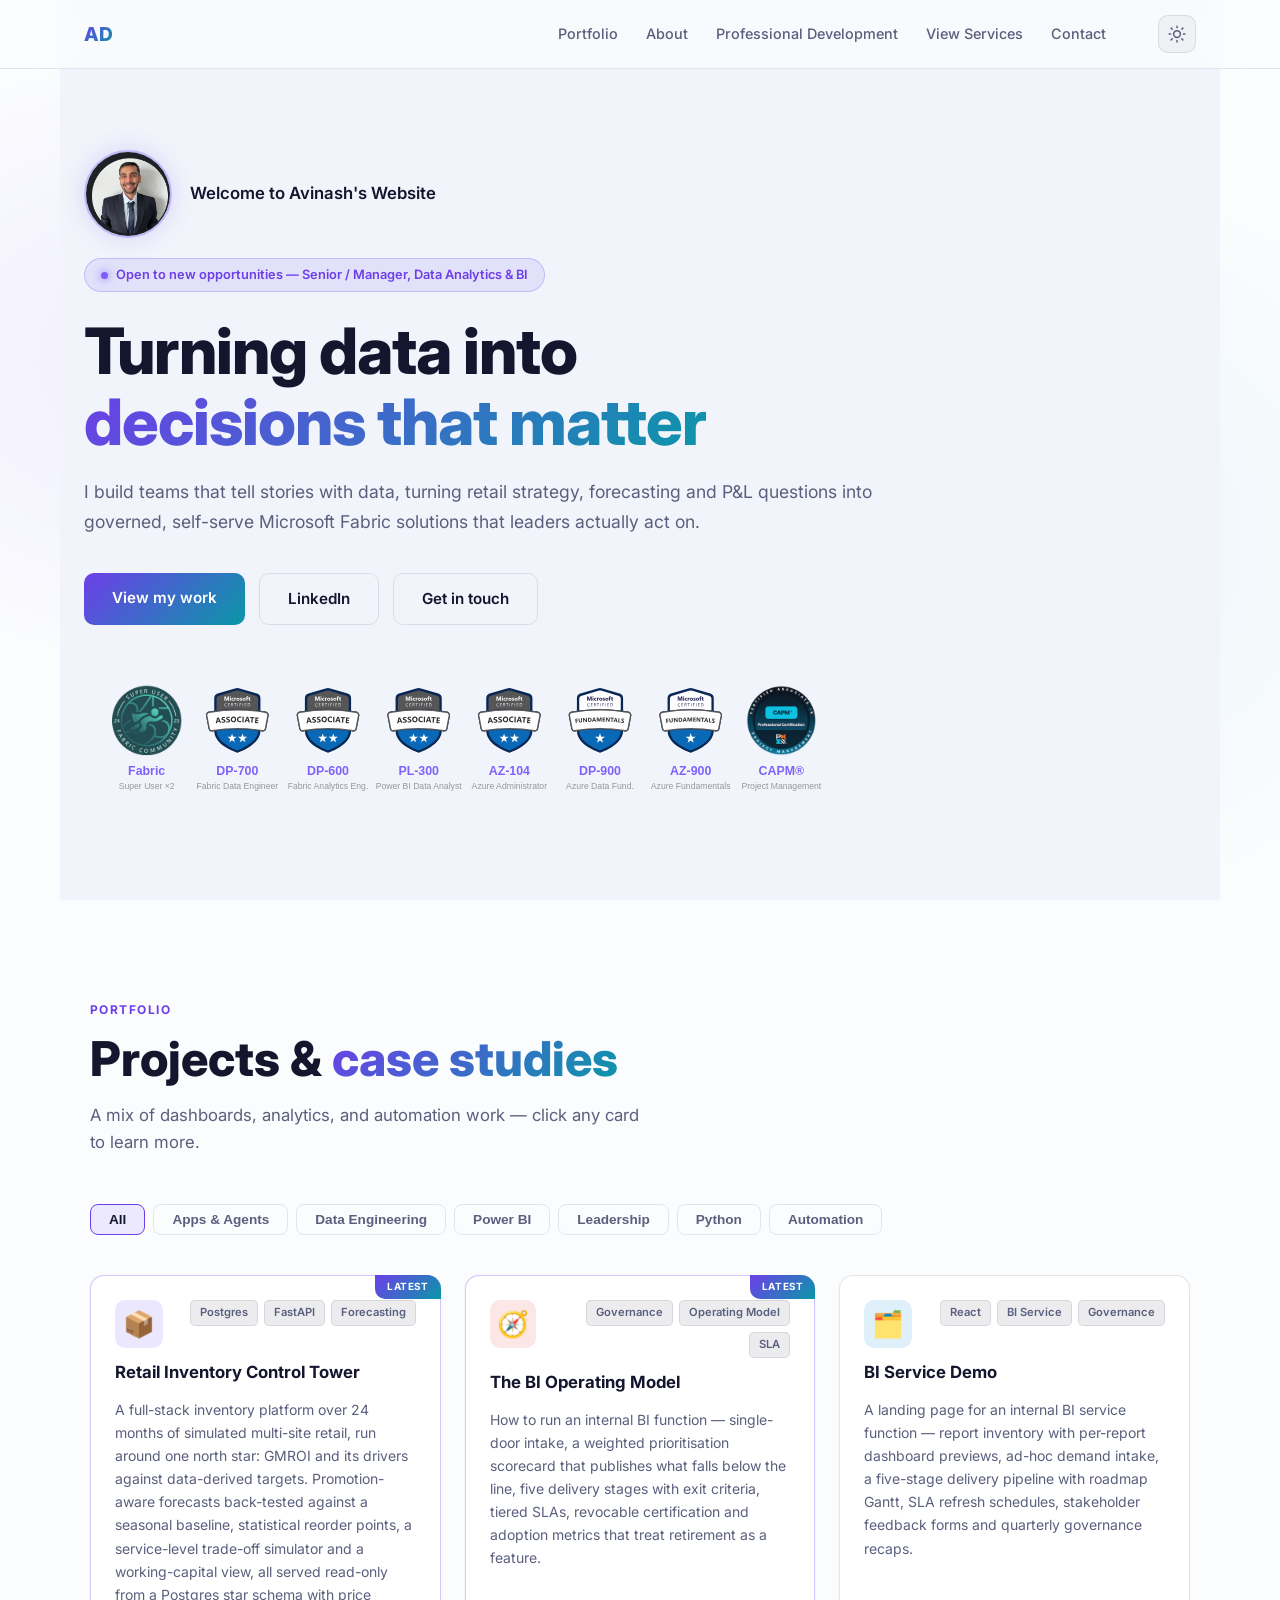
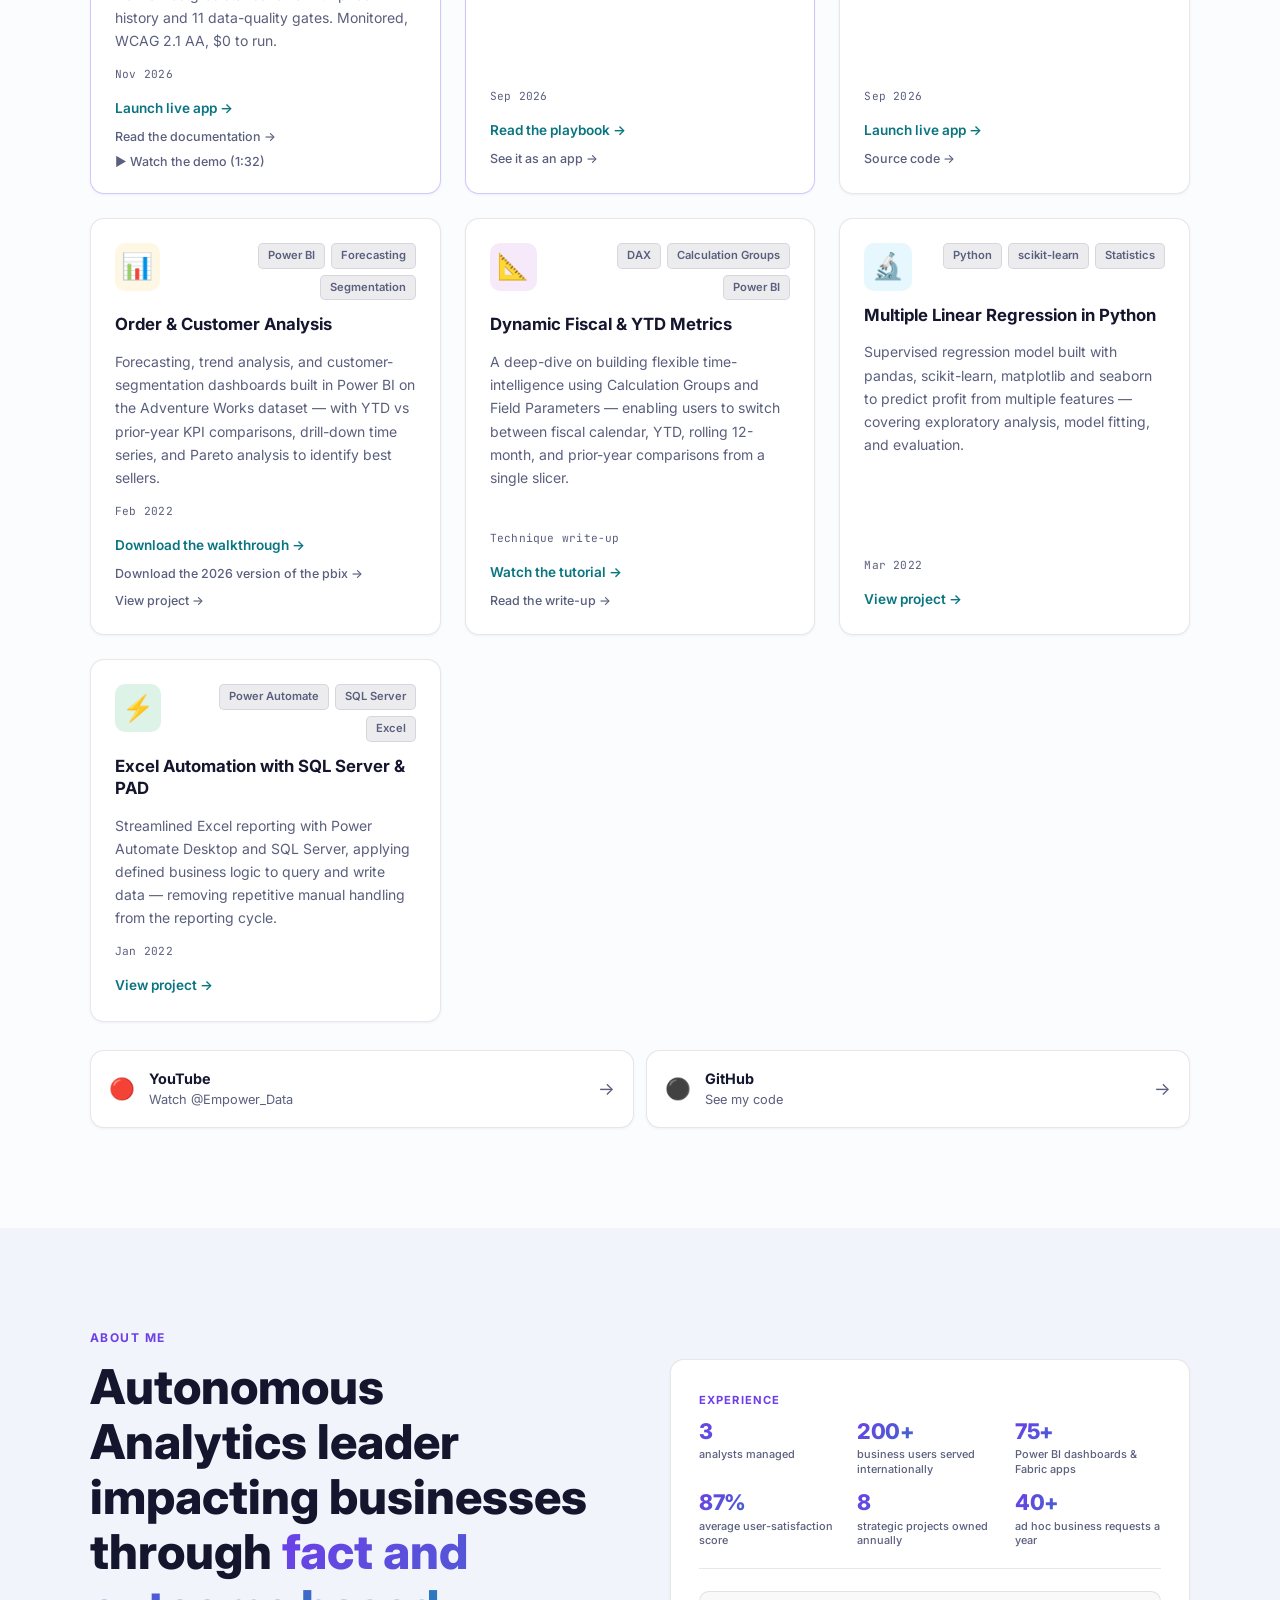
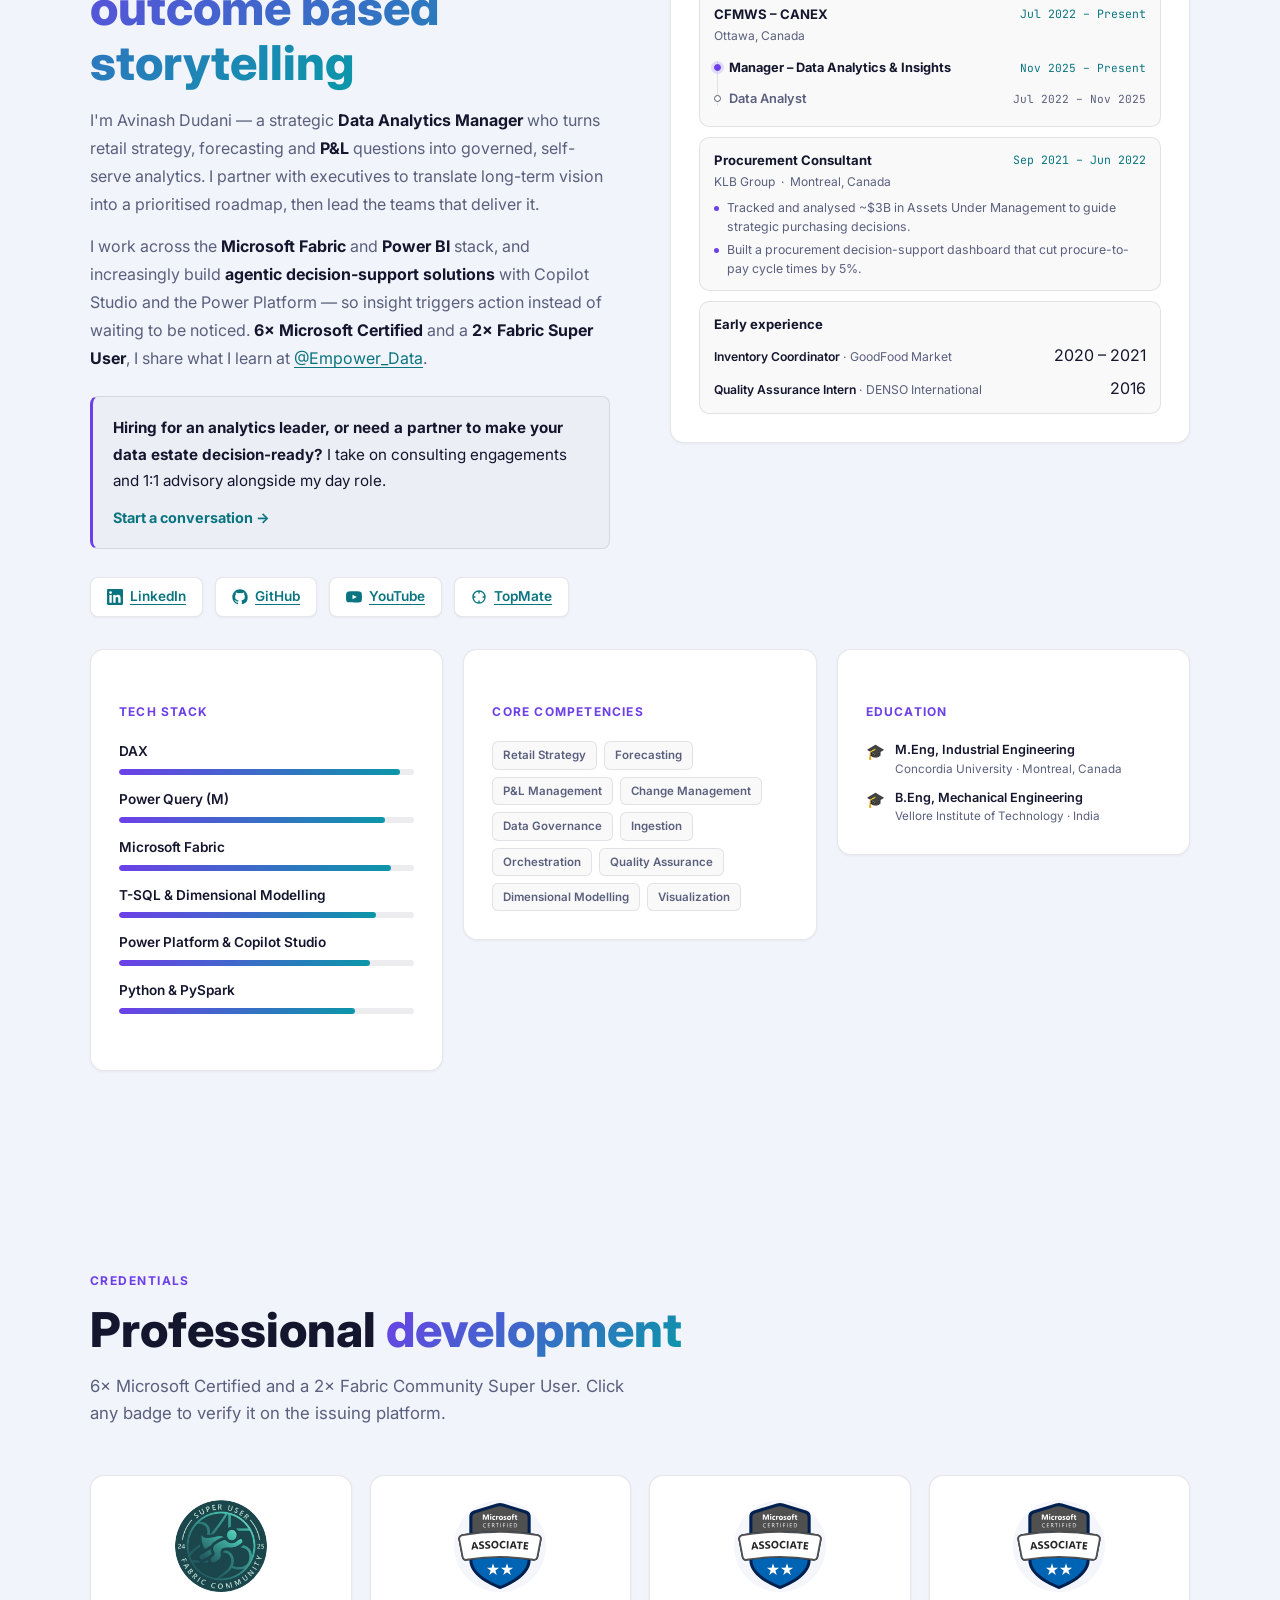
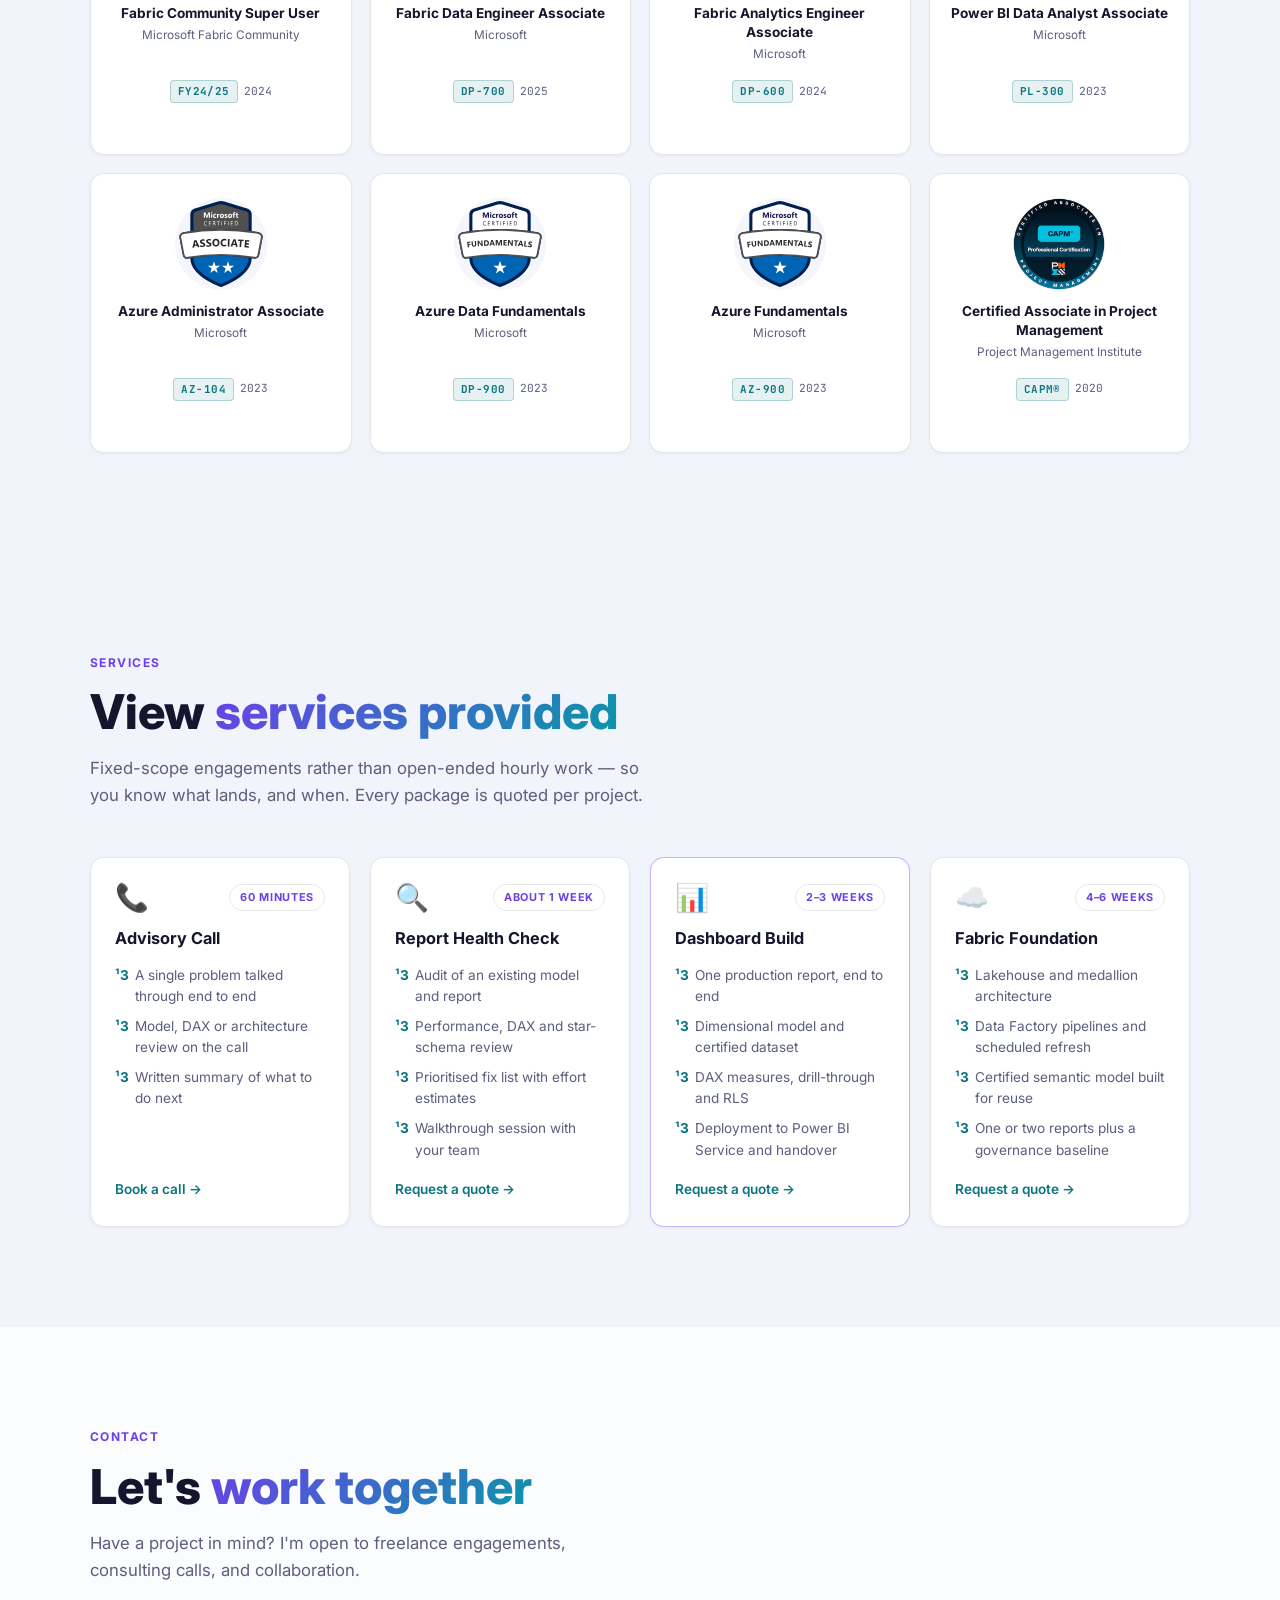
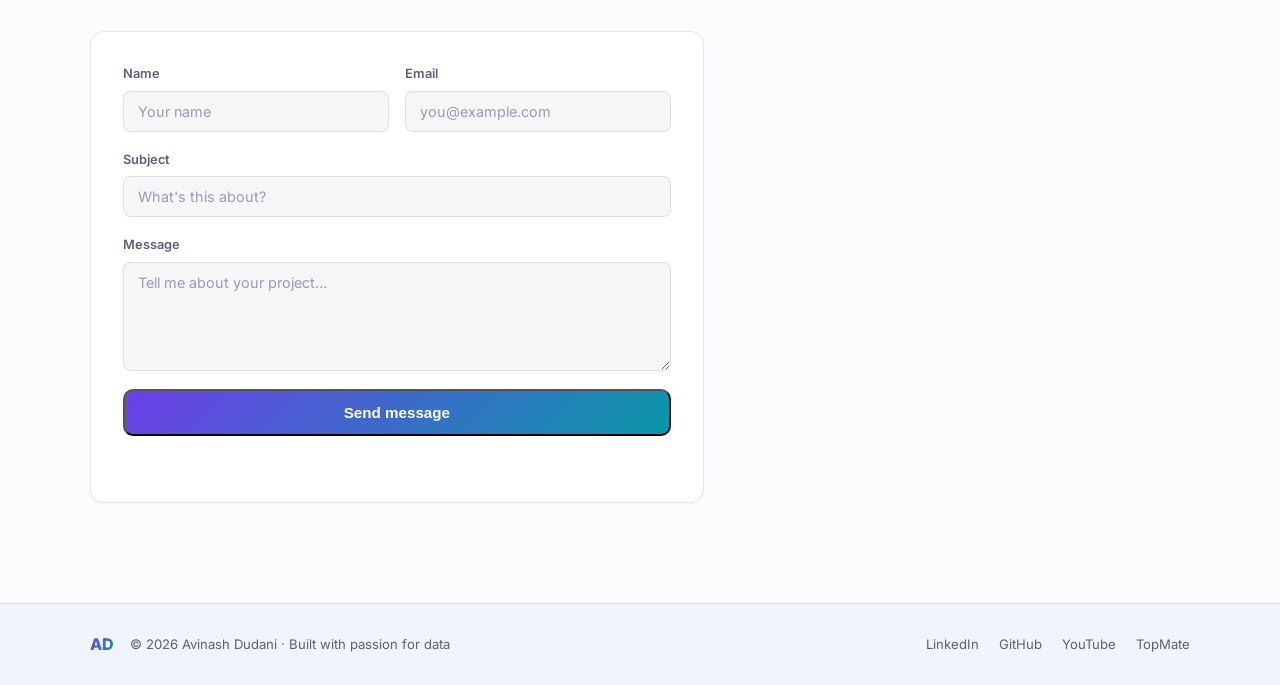
<file: index.html>
<!DOCTYPE html>
<html lang="en">
<head>
  <meta charset="UTF-8" />
  <meta name="viewport" content="width=device-width, initial-scale=1.0" />
  <title>Avinash Dudani — Data Analytics &amp; Insights Manager</title>
  <meta name="description" content="Avinash Dudani — Data Analytics &amp; Insights Manager specialising in Microsoft Fabric, Power BI and agentic automation. 6× Microsoft Certified, 2× Fabric Super User. Serving 200+ users across 75+ dashboards." />
  <meta name="theme-color" content="#0a0a0f" id="themeColorMeta" />
  <link rel="preconnect" href="https://fonts.googleapis.com" />
  <link rel="preconnect" href="https://fonts.gstatic.com" crossorigin />
  <link href="https://fonts.googleapis.com/css2?family=Inter:wght@300;400;500;600;700;800&family=JetBrains+Mono:wght@400;500&display=swap" rel="stylesheet" />
  <link rel="stylesheet" href="style.css" />
  <script>
    if ('scrollRestoration' in history) history.scrollRestoration = 'manual';
    if (location.hash) history.replaceState(null, '', location.pathname + location.search);
    /* Apply the saved/system theme before first paint to avoid a flash */
    (function () {
      try {
        var saved = localStorage.getItem('theme');
        var theme = saved || (window.matchMedia('(prefers-color-scheme: light)').matches ? 'light' : 'dark');
        document.documentElement.setAttribute('data-theme', theme);
      } catch (e) {
        document.documentElement.setAttribute('data-theme', 'dark');
      }
    })();
  </script>
</head>
<body>

  <!-- NAV -->
  <nav id="nav">
    <div class="nav-inner">
      <a class="nav-logo" href="#hero">AD</a>
      <ul class="nav-links">
        <li><a href="#portfolio">Portfolio</a></li>
        <li><a href="#about">About</a></li>
        <li><a href="#certifications">Professional Development</a></li>
        <li><a href="#services">View Services</a></li>
        <li><a href="#contact">Contact</a></li>
      </ul>

      <button class="theme-toggle" id="themeToggle" type="button"
              aria-label="Switch to light theme" title="Switch theme">
        <svg class="icon-moon" viewBox="0 0 24 24" fill="none" stroke="currentColor"
             stroke-width="2" stroke-linecap="round" stroke-linejoin="round" aria-hidden="true">
          <path d="M21 12.79A9 9 0 1 1 11.21 3 7 7 0 0 0 21 12.79z" />
        </svg>
        <svg class="icon-sun" viewBox="0 0 24 24" fill="none" stroke="currentColor"
             stroke-width="2" stroke-linecap="round" stroke-linejoin="round" aria-hidden="true">
          <circle cx="12" cy="12" r="4.5" />
          <path d="M12 1.5v2M12 20.5v2M4.2 4.2l1.4 1.4M18.4 18.4l1.4 1.4M1.5 12h2M20.5 12h2M4.2 19.8l1.4-1.4M18.4 5.6l1.4-1.4" />
        </svg>
      </button>

      <button class="nav-hamburger" id="hamburger" aria-label="Open menu"
              aria-expanded="false" aria-controls="mobileMenu">
        <span></span><span></span><span></span>
      </button>
    </div>
    <div class="nav-mobile" id="mobileMenu">
      <a href="#portfolio" class="mobile-link">Portfolio</a>
      <a href="#about" class="mobile-link">About</a>
      <a href="#certifications" class="mobile-link">Professional Development</a>
      <a href="#services" class="mobile-link">View Services</a>
      <a href="#contact" class="mobile-link">Contact</a>
    </div>
  </nav>


  <!-- HERO -->
  <section id="hero">
    <div class="hero-bg"></div>
    <div class="hero-content">
      <div class="hero-intro">
        <div class="hero-avatar">
          <img src="assets/profile.png" alt="Avinash Dudani" />
        </div>
        <p class="hero-welcome">Welcome to Avinash's Website</p>
      </div>
      <a class="hero-badge" href="#contact">
        <span class="badge-dot"></span>
        Open to new opportunities — Senior / Manager, Data Analytics &amp; BI
      </a>
      <h1 class="hero-title">
        Turning data into<br />
        <span class="gradient-text">decisions that matter</span>
      </h1>
      <p class="hero-sub">
        I build teams that tell stories with data,
        turning retail strategy, forecasting and P&amp;L questions into governed, self-serve
        Microsoft Fabric solutions that leaders actually act on.
      </p>
      <div class="hero-actions">
        <a class="btn-primary" href="#portfolio">View my work</a>
        <a class="btn-ghost" href="https://www.linkedin.com/in/avinash-dudani" target="_blank" rel="noopener">LinkedIn</a>
        <a class="btn-ghost" href="#contact">Get in touch</a>
      </div>

      <a class="hero-credentials" href="#certifications" aria-label="See all credentials">
        <picture>
          <source media="(max-width: 720px)" srcset="assets/badges/credentials-banner-stacked.svg" />
          <img src="assets/badges/credentials-banner.svg"
               alt="6x Microsoft Certified - DP-700, DP-600, PL-300, AZ-104, DP-900, AZ-900 - plus 2x Fabric Super User and CAPM"
               width="922" height="166" decoding="async" fetchpriority="high" />
        </picture>
      </a>

    </div>
  </section>

  <!-- PORTFOLIO -->
  <section id="portfolio">
    <div class="section-inner">
      <div class="section-label">Portfolio</div>
      <h2 class="section-title">Projects &amp; <span class="gradient-text">case studies</span></h2>
      <p class="section-sub">A mix of dashboards, analytics, and automation work — click any card to learn more.</p>

      <div class="filter-bar">
        <button class="filter-btn active" data-filter="all">All</button>
        <button class="filter-btn" data-filter="apps">Apps &amp; Agents</button>
        <button class="filter-btn" data-filter="engineering">Data Engineering</button>
        <button class="filter-btn" data-filter="powerbi">Power BI</button>
        <button class="filter-btn" data-filter="leadership">Leadership</button>
        <button class="filter-btn" data-filter="python">Python</button>
        <button class="filter-btn" data-filter="automation">Automation</button>
      </div>

      <div class="projects-grid">

        <div class="project-card" data-tags="apps engineering python">
          <div class="project-top">
            <div class="project-icon" style="--c:#7c5cfc">📦</div>
            <div class="project-tags">
              <span class="tag">Postgres</span>
              <span class="tag">FastAPI</span>
              <span class="tag">Forecasting</span>
            </div>
          </div>
          <h3 class="project-title">Retail Inventory Control Tower</h3>
          <p class="project-desc">A full-stack inventory platform over 24 months of simulated multi-site retail, run around one north star: GMROI and its drivers against data-derived targets. Promotion-aware forecasts back-tested against a seasonal baseline, statistical reorder points, a service-level trade-off simulator and a working-capital view, all served read-only from a Postgres star schema with price history and 11 data-quality gates. Monitored, WCAG 2.1 AA, $0 to run.</p>
          <div class="project-date">Nov 2026</div>
          <div class="project-footer">
            <a class="project-link" href="https://avixd.github.io/retail-inventory-app/" target="_blank" rel="noopener">Launch live app →</a>
            <a class="project-link secondary" href="https://github.com/avixd/retail-inventory-app/blob/master/docs/README.md" target="_blank" rel="noopener">Read the documentation →</a>
            <button type="button" class="project-link secondary video-link" data-video="assets/video/retail-inventory-demo.mp4" data-poster="assets/video/retail-inventory-demo-poster.jpg" data-title="Retail Inventory Control Tower: demo (1:32)">▶ Watch the demo (1:32)</button>
          </div>
        </div>

        <div class="project-card" data-tags="leadership">
          <div class="project-top">
            <div class="project-icon" style="--c:#EB5757">🧭</div>
            <div class="project-tags">
              <span class="tag">Governance</span>
              <span class="tag">Operating Model</span>
              <span class="tag">SLA</span>
            </div>
          </div>
          <h3 class="project-title">The BI Operating Model</h3>
          <p class="project-desc">How to run an internal BI function — single-door intake, a weighted prioritisation scorecard that publishes what falls below the line, five delivery stages with exit criteria, tiered SLAs, revocable certification and adoption metrics that treat retirement as a feature.</p>
          <div class="project-date">Sep 2026</div>
          <div class="project-footer">
            <a class="project-link" href="https://github.com/avixd/bi-operating-model" target="_blank" rel="noopener">Read the playbook →</a>
            <a class="project-link secondary" href="https://avixd.github.io/bi-service-demo/" target="_blank" rel="noopener">See it as an app →</a>
          </div>
        </div>

        <div class="project-card" data-tags="apps">
          <div class="project-top">
            <div class="project-icon" style="--c:#2D9CDB">🗂️</div>
            <div class="project-tags">
              <span class="tag">React</span>
              <span class="tag">BI Service</span>
              <span class="tag">Governance</span>
            </div>
          </div>
          <h3 class="project-title">BI Service Demo</h3>
          <p class="project-desc">A landing page for an internal BI service function — report inventory with per-report dashboard previews, ad-hoc demand intake, a five-stage delivery pipeline with roadmap Gantt, SLA refresh schedules, stakeholder feedback forms and quarterly governance recaps.</p>
          <div class="project-date">Sep 2026</div>
          <div class="project-footer">
            <a class="project-link" href="https://avixd.github.io/bi-service-demo/" target="_blank" rel="noopener">Launch live app →</a>
            <a class="project-link secondary" href="https://github.com/avixd/bi-service-demo" target="_blank" rel="noopener">Source code →</a>
          </div>
        </div>

        <div class="project-card" data-tags="powerbi">
          <div class="project-top">
            <div class="project-icon" style="--c:#F2C94C">📊</div>
            <div class="project-tags">
              <span class="tag">Power BI</span>
              <span class="tag">Forecasting</span>
              <span class="tag">Segmentation</span>
            </div>
          </div>
          <h3 class="project-title">Order &amp; Customer Analysis</h3>
          <p class="project-desc">Forecasting, trend analysis, and customer-segmentation dashboards built in Power BI on the Adventure Works dataset — with YTD vs prior-year KPI comparisons, drill-down time series, and Pareto analysis to identify best sellers.</p>
          <div class="project-date">Feb 2022</div>
          <div class="project-footer">
            <a class="project-link" href="https://raw.githubusercontent.com/avixd/avixd/main/assets/powerbifiles/SalesAnalysisWalkthrough.mp4" target="_blank" rel="noopener">Download the walkthrough →</a>
            <a class="project-link secondary" href="https://raw.githubusercontent.com/avixd/dudaniavinash.github.io/main/AdventureWorks_SalesAnalysis_v1.pbix" target="_blank" rel="noopener">Download the 2026 version of the pbix →</a>
            <a class="project-link secondary" href="https://github.com/avixd/avixd/blob/master/Sales-Analysis-Project.md" target="_blank" rel="noopener">View project →</a>
          </div>
        </div>

        <div class="project-card" data-tags="powerbi">
          <div class="project-top">
            <div class="project-icon" style="--c:#BB6BD9">📐</div>
            <div class="project-tags">
              <span class="tag">DAX</span>
              <span class="tag">Calculation Groups</span>
              <span class="tag">Power BI</span>
            </div>
          </div>
          <h3 class="project-title">Dynamic Fiscal &amp; YTD Metrics</h3>
          <p class="project-desc">A deep-dive on building flexible time-intelligence using Calculation Groups and Field Parameters — enabling users to switch between fiscal calendar, YTD, rolling 12-month, and prior-year comparisons from a single slicer.</p>
          <div class="project-date">Technique write-up</div>
          <div class="project-footer">
            <a class="project-link" href="https://www.youtube.com/watch?v=EINCqmsml1M" target="_blank" rel="noopener">Watch the tutorial →</a>
            <a class="project-link secondary" href="https://github.com/avixd/avixd/blob/master/Dynamic-(F)YTD-measures-with-Calculation-Groups-and-Field-Parameters.md" target="_blank" rel="noopener">Read the write-up →</a>
          </div>
        </div>

        <div class="project-card" data-tags="python">
          <div class="project-top">
            <div class="project-icon" style="--c:#56CCF2">🔬</div>
            <div class="project-tags">
              <span class="tag">Python</span>
              <span class="tag">scikit-learn</span>
              <span class="tag">Statistics</span>
            </div>
          </div>
          <h3 class="project-title">Multiple Linear Regression in Python</h3>
          <p class="project-desc">Supervised regression model built with pandas, scikit-learn, matplotlib and seaborn to predict profit from multiple features — covering exploratory analysis, model fitting, and evaluation.</p>
          <div class="project-date">Mar 2022</div>
          <div class="project-footer">
            <a class="project-link" href="https://github.com/avixd/avixd/blob/master/Multiple-Linear-Regression.md" target="_blank" rel="noopener">View project →</a>
          </div>
        </div>

        <div class="project-card" data-tags="automation">
          <div class="project-top">
            <div class="project-icon" style="--c:#27AE60">⚡</div>
            <div class="project-tags">
              <span class="tag">Power Automate</span>
              <span class="tag">SQL Server</span>
              <span class="tag">Excel</span>
            </div>
          </div>
          <h3 class="project-title">Excel Automation with SQL Server &amp; PAD</h3>
          <p class="project-desc">Streamlined Excel reporting with Power Automate Desktop and SQL Server, applying defined business logic to query and write data — removing repetitive manual handling from the reporting cycle.</p>
          <div class="project-date">Jan 2022</div>
          <div class="project-footer">
            <a class="project-link" href="https://github.com/avixd/avixd/blob/master/PAD-Excel-Automation.md" target="_blank" rel="noopener">View project →</a>
          </div>
        </div>

      </div>

      <!-- Channels -->
      <div class="channel-row">
        <a class="channel-card" href="https://youtube.com/@Empower_Data" target="_blank" rel="noopener">
          <div class="channel-icon">🔴</div>
          <div>
            <div class="channel-name">YouTube</div>
            <div class="channel-desc">Watch @Empower_Data</div>
          </div>
          <span class="channel-arrow">→</span>
        </a>
        <a class="channel-card" href="https://github.com/avixd" target="_blank" rel="noopener">
          <div class="channel-icon">⚫</div>
          <div>
            <div class="channel-name">GitHub</div>
            <div class="channel-desc">See my code</div>
          </div>
          <span class="channel-arrow">→</span>
        </a>
      </div>
    </div>
  </section>

  <!-- ABOUT -->
  <section id="about">
    <div class="section-inner">
      <div class="section-label">About me</div>
      <div class="about-grid">
        <div class="about-text">
          <h2 class="section-title">Autonomous Analytics leader impacting businesses through <span class="gradient-text">fact and outcome based storytelling</span></h2>
          <p>I'm Avinash Dudani — a strategic <strong>Data Analytics Manager</strong> who turns retail strategy, forecasting and <strong>P&amp;L</strong> questions into governed, self-serve analytics. I partner with executives to translate long-term vision into a prioritised roadmap, then lead the teams that deliver it.</p>
          <p>I work across the <strong>Microsoft Fabric</strong> and <strong>Power BI</strong> stack, and increasingly build <strong>agentic decision-support solutions</strong> with Copilot Studio and the Power Platform — so insight triggers action instead of waiting to be noticed. <strong>6× Microsoft Certified</strong> and a <strong>2× Fabric Super User</strong>, I share what I learn at <a href="https://youtube.com/@Empower_Data" target="_blank" rel="noopener">@Empower_Data</a>.</p>

          <div class="about-cta">
            <p><strong>Hiring for an analytics leader, or need a partner to make your data estate decision-ready?</strong> I take on consulting engagements and 1:1 advisory alongside my day role.</p>
            <a class="about-cta-link" href="#contact">Start a conversation →</a>
          </div>

          <div class="about-links">
            <a class="icon-link" href="https://www.linkedin.com/in/avinash-dudani" target="_blank" rel="noopener">
              <svg viewBox="0 0 24 24" fill="currentColor"><path d="M20.45 20.45h-3.56v-5.57c0-1.33-.03-3.04-1.85-3.04-1.85 0-2.14 1.45-2.14 2.94v5.67H9.35V9h3.41v1.56h.05c.48-.9 1.64-1.85 3.37-1.85 3.6 0 4.27 2.37 4.27 5.45v6.29zM5.34 7.43a2.06 2.06 0 1 1 0-4.13 2.06 2.06 0 0 1 0 4.13zM7.12 20.45H3.56V9h3.56v11.45zM22.22 0H1.77C.79 0 0 .77 0 1.72v20.56C0 23.23.79 24 1.77 24h20.45c.98 0 1.78-.77 1.78-1.72V1.72C24 .77 23.2 0 22.22 0z"/></svg>
              LinkedIn
            </a>
            <a class="icon-link" href="https://github.com/avixd" target="_blank" rel="noopener">
              <svg viewBox="0 0 24 24" fill="currentColor"><path d="M12 .5C5.65.5.5 5.65.5 12c0 5.1 3.3 9.42 7.88 10.94.58.1.79-.25.79-.56v-2c-3.2.7-3.88-1.54-3.88-1.54-.52-1.33-1.28-1.68-1.28-1.68-1.04-.72.08-.7.08-.7 1.15.08 1.76 1.18 1.76 1.18 1.02 1.75 2.68 1.24 3.34.95.1-.74.4-1.24.72-1.52-2.55-.29-5.23-1.28-5.23-5.68 0-1.26.45-2.28 1.18-3.08-.12-.29-.51-1.46.11-3.04 0 0 .96-.31 3.15 1.18a10.9 10.9 0 0 1 2.87-.39c.97 0 1.95.13 2.87.39 2.18-1.49 3.14-1.18 3.14-1.18.62 1.58.23 2.75.11 3.04.74.8 1.18 1.82 1.18 3.08 0 4.41-2.69 5.38-5.25 5.67.41.36.78 1.07.78 2.15v3.19c0 .31.21.67.8.56A10.51 10.51 0 0 0 23.5 12C23.5 5.65 18.35.5 12 .5z"/></svg>
              GitHub
            </a>
            <a class="icon-link" href="https://www.youtube.com/@Empower_Data" target="_blank" rel="noopener">
              <svg viewBox="0 0 24 24" fill="currentColor"><path d="M23.5 6.19a3.02 3.02 0 0 0-2.12-2.14C19.54 3.5 12 3.5 12 3.5s-7.54 0-9.38.55A3.02 3.02 0 0 0 .5 6.19C0 8.05 0 12 0 12s0 3.95.5 5.81a3.02 3.02 0 0 0 2.12 2.14C4.46 20.5 12 20.5 12 20.5s7.54 0 9.38-.55a3.02 3.02 0 0 0 2.12-2.14C24 15.95 24 12 24 12s0-3.95-.5-5.81zM9.75 15.5v-7l6.5 3.5-6.5 3.5z"/></svg>
              YouTube
            </a>
            <a class="icon-link" href="https://topmate.io/avinash_dudani" target="_blank" rel="noopener">
              <svg viewBox="0 0 24 24" fill="currentColor"><path d="M12 2C6.48 2 2 6.48 2 12s4.48 10 10 10 10-4.48 10-10S17.52 2 12 2zm1 17.93V18c0-.55-.45-1-1-1s-1 .45-1 1v1.93C7.06 19.44 4.56 16.94 4.07 13H6c.55 0 1-.45 1-1s-.45-1-1-1H4.07C4.56 7.06 7.06 4.56 11 4.07V6c0 .55.45 1 1 1s1-.45 1-1V4.07C16.94 4.56 19.44 7.06 19.93 11H18c-.55 0-1 .45-1 1s.45 1 1 1h1.93c-.49 3.94-2.99 6.44-6.93 6.93z"/></svg>
              TopMate
            </a>
          </div>
        </div>
        <div class="skills-panel">
          <div class="exp-chips-label">Experience</div>
          <div class="exp-metrics">
            <div class="exp-metric"><div class="exp-metric-val">3</div><div class="exp-metric-label">analysts managed</div></div>
            <div class="exp-metric"><div class="exp-metric-val">200+</div><div class="exp-metric-label">business users served internationally</div></div>
            <div class="exp-metric"><div class="exp-metric-val">75+</div><div class="exp-metric-label">Power BI dashboards &amp; Fabric apps</div></div>
            <div class="exp-metric"><div class="exp-metric-val">87%</div><div class="exp-metric-label">average user-satisfaction score</div></div>
            <div class="exp-metric"><div class="exp-metric-val">8</div><div class="exp-metric-label">strategic projects owned annually</div></div>
            <div class="exp-metric"><div class="exp-metric-val">40+</div><div class="exp-metric-label">ad hoc business requests a year</div></div>
          </div>
          <div class="experience-chips">

            <div class="exp-chip">
              <div class="exp-chip-top">
                <div>
                  <div class="exp-role">CFMWS – CANEX</div>
                  <div class="exp-org">Ottawa, Canada</div>
                </div>
                <div class="exp-period">Jul 2022 – Present</div>
              </div>
              <ol class="exp-progression">
                <li class="exp-prog-row is-current">
                  <span class="exp-prog-role">Manager – Data Analytics &amp; Insights</span>
                  <span class="exp-prog-period">Nov 2025 – Present</span>
                </li>
                <li class="exp-prog-row">
                  <span class="exp-prog-role">Data Analyst</span>
                  <span class="exp-prog-period">Jul 2022 – Nov 2025</span>
                </li>
              </ol>
            </div>

            <div class="exp-chip">
              <div class="exp-chip-top">
                <div>
                  <div class="exp-role">Procurement Consultant</div>
                  <div class="exp-org">KLB Group &nbsp;·&nbsp; Montreal, Canada</div>
                </div>
                <div class="exp-period">Sep 2021 – Jun 2022</div>
              </div>
              <ul class="exp-chip-list">
                <li>Tracked and analysed ~$3B in Assets Under Management to guide strategic purchasing decisions.</li>
                <li>Built a procurement decision-support dashboard that cut procure-to-pay cycle times by 5%.</li>
              </ul>
            </div>

            <div class="exp-chip">
              <div class="exp-chip-top">
                <div>
                  <div class="exp-role">Early experience</div>
                </div>
              </div>
              <div class="exp-early">
                <div class="exp-early-row">
                  <span class="exp-early-role"><strong>Inventory Coordinator</strong> · GoodFood Market</span>
                  <span class="exp-prior-period">2020 – 2021</span>
                </div>
                <div class="exp-early-row">
                  <span class="exp-early-role"><strong>Quality Assurance Intern</strong> · DENSO International</span>
                  <span class="exp-prior-period">2016</span>
                </div>
              </div>
            </div>

          </div>


        </div>
      </div>

      <!-- Supporting detail, full width beneath the two columns -->
      <div class="about-extras">
        <div class="extra-card">
          <div class="skills-title">Tech Stack</div>
          <div class="skill-rows">
            <div class="skill-row">
              <span class="skill-name">DAX</span>
              <div class="skill-bar"><div class="skill-fill" style="--w:95%"></div></div>
            </div>
            <div class="skill-row">
              <span class="skill-name">Power Query (M)</span>
              <div class="skill-bar"><div class="skill-fill" style="--w:90%"></div></div>
            </div>
            <div class="skill-row">
              <span class="skill-name">Microsoft Fabric</span>
              <div class="skill-bar"><div class="skill-fill" style="--w:92%"></div></div>
            </div>
            <div class="skill-row">
              <span class="skill-name">T-SQL &amp; Dimensional Modelling</span>
              <div class="skill-bar"><div class="skill-fill" style="--w:87%"></div></div>
            </div>
            <div class="skill-row">
              <span class="skill-name">Power Platform &amp; Copilot Studio</span>
              <div class="skill-bar"><div class="skill-fill" style="--w:85%"></div></div>
            </div>
            <div class="skill-row">
              <span class="skill-name">Python &amp; PySpark</span>
              <div class="skill-bar"><div class="skill-fill" style="--w:80%"></div></div>
            </div>
          </div>
        </div>
        <div class="extra-card">
          <div class="skills-title">Core Competencies</div>
          <div class="competency-chips">
            <span class="comp-chip">Retail Strategy</span>
            <span class="comp-chip">Forecasting</span>
            <span class="comp-chip">P&amp;L Management</span>
            <span class="comp-chip">Change Management</span>
            <span class="comp-chip">Data Governance</span>
            <span class="comp-chip">Ingestion</span>
            <span class="comp-chip">Orchestration</span>
            <span class="comp-chip">Quality Assurance</span>
            <span class="comp-chip">Dimensional Modelling</span>
            <span class="comp-chip">Visualization</span>
          </div>
        </div>
        <div class="extra-card">
          <div class="skills-title">Education</div>
          <div class="edu-list">
            <div class="edu-item">
              <span class="edu-icon">🎓</span>
              <div>
                <div class="edu-degree">M.Eng, Industrial Engineering</div>
                <div class="edu-school">Concordia University · Montreal, Canada</div>
              </div>
            </div>
            <div class="edu-item">
              <span class="edu-icon">🎓</span>
              <div>
                <div class="edu-degree">B.Eng, Mechanical Engineering</div>
                <div class="edu-school">Vellore Institute of Technology · India</div>
              </div>
            </div>
          </div>
        </div>
      </div>
    </div>
  </section>

  <!-- PROFESSIONAL DEVELOPMENT -->
  <section id="certifications">
    <div class="section-inner">
      <div class="section-label">Credentials</div>
      <h2 class="section-title">Professional <span class="gradient-text">development</span></h2>
      <p class="section-sub">6× Microsoft Certified and a 2× Fabric Community Super User. Click any badge to verify it on the issuing platform.</p>
      <div class="certs-grid">

        <a class="cert-card" href="https://www.credly.com/badges/4d91981f-e8e8-49c7-b147-9062e117f32d/linked_in_profile" target="_blank" rel="noopener">
          <span class="cert-badge">
            <img src="assets/badges/fabric-super-user.png" alt="Fabric Community Super User FY24/25 badge" loading="lazy" width="92" height="92" />
          </span>
          <span>
            <span class="cert-name">Fabric Community Super User</span>
            <span class="cert-issuer">Microsoft Fabric Community</span>
          </span>
          <span class="cert-meta">
            <span class="cert-code">FY24/25</span>
            <span class="cert-card-year">2024</span>
          </span>
          <span class="cert-verify">Verify →</span>
        </a>

        <a class="cert-card" href="https://learn.microsoft.com/en-us/users/avinashdudani-9165/credentials/88f0c66244ddefc8" target="_blank" rel="noopener">
          <span class="cert-badge">
            <img src="assets/badges/ms-associate.svg" alt="Microsoft Certified Associate badge" loading="lazy" width="92" height="92" />
          </span>
          <span>
            <span class="cert-name">Fabric Data Engineer Associate</span>
            <span class="cert-issuer">Microsoft</span>
          </span>
          <span class="cert-meta">
            <span class="cert-code">DP-700</span>
            <span class="cert-card-year">2025</span>
          </span>
          <span class="cert-verify">Verify →</span>
        </a>

        <a class="cert-card" href="https://learn.microsoft.com/en-us/users/avinashdudani-9165/credentials/21033c34b5fbf6eb" target="_blank" rel="noopener">
          <span class="cert-badge">
            <img src="assets/badges/ms-associate.svg" alt="Microsoft Certified Associate badge" loading="lazy" width="92" height="92" />
          </span>
          <span>
            <span class="cert-name">Fabric Analytics Engineer Associate</span>
            <span class="cert-issuer">Microsoft</span>
          </span>
          <span class="cert-meta">
            <span class="cert-code">DP-600</span>
            <span class="cert-card-year">2024</span>
          </span>
          <span class="cert-verify">Verify →</span>
        </a>

        <a class="cert-card" href="https://learn.microsoft.com/en-us/users/avinashdudani-1643/credentials/5770642f4e1d9b76" target="_blank" rel="noopener">
          <span class="cert-badge">
            <img src="assets/badges/ms-associate.svg" alt="Microsoft Certified Associate badge" loading="lazy" width="92" height="92" />
          </span>
          <span>
            <span class="cert-name">Power BI Data Analyst Associate</span>
            <span class="cert-issuer">Microsoft</span>
          </span>
          <span class="cert-meta">
            <span class="cert-code">PL-300</span>
            <span class="cert-card-year">2023</span>
          </span>
          <span class="cert-verify">Verify →</span>
        </a>

        <a class="cert-card" href="https://learn.microsoft.com/en-us/users/avinashdudani-1643/credentials/9c08355751359ca8" target="_blank" rel="noopener">
          <span class="cert-badge">
            <img src="assets/badges/ms-associate.svg" alt="Microsoft Certified Associate badge" loading="lazy" width="92" height="92" />
          </span>
          <span>
            <span class="cert-name">Azure Administrator Associate</span>
            <span class="cert-issuer">Microsoft</span>
          </span>
          <span class="cert-meta">
            <span class="cert-code">AZ-104</span>
            <span class="cert-card-year">2023</span>
          </span>
          <span class="cert-verify">Verify →</span>
        </a>

        <a class="cert-card" href="https://learn.microsoft.com/en-us/users/avinashdudani-1643/credentials/a2ebf838334a3ee4" target="_blank" rel="noopener">
          <span class="cert-badge">
            <img src="assets/badges/ms-fundamentals.svg" alt="Microsoft Certified Fundamentals badge" loading="lazy" width="92" height="92" />
          </span>
          <span>
            <span class="cert-name">Azure Data Fundamentals</span>
            <span class="cert-issuer">Microsoft</span>
          </span>
          <span class="cert-meta">
            <span class="cert-code">DP-900</span>
            <span class="cert-card-year">2023</span>
          </span>
          <span class="cert-verify">Verify →</span>
        </a>

        <a class="cert-card" href="https://learn.microsoft.com/en-us/users/avinashdudani-1643/credentials/c7f397b69259d36d" target="_blank" rel="noopener">
          <span class="cert-badge">
            <img src="assets/badges/ms-fundamentals.svg" alt="Microsoft Certified Fundamentals badge" loading="lazy" width="92" height="92" />
          </span>
          <span>
            <span class="cert-name">Azure Fundamentals</span>
            <span class="cert-issuer">Microsoft</span>
          </span>
          <span class="cert-meta">
            <span class="cert-code">AZ-900</span>
            <span class="cert-card-year">2023</span>
          </span>
          <span class="cert-verify">Verify →</span>
        </a>

        <a class="cert-card" href="https://www.credly.com/badges/6a7b9d75-c6db-43db-8ffc-b9340b95d232/public_url" target="_blank" rel="noopener">
          <span class="cert-badge">
            <img src="assets/badges/capm.png" alt="Certified Associate in Project Management (CAPM) badge" loading="lazy" width="92" height="92" />
          </span>
          <span>
            <span class="cert-name">Certified Associate in Project Management</span>
            <span class="cert-issuer">Project Management Institute</span>
          </span>
          <span class="cert-meta">
            <span class="cert-code">CAPM®</span>
            <span class="cert-card-year">2020</span>
          </span>
          <span class="cert-verify">Verify →</span>
        </a>

      </div>
    </div>
  </section>

  <!-- SERVICES (freelance-ready) -->
  <section id="services">
    <div class="section-inner">
      <div class="section-label">Services</div>
      <h2 class="section-title">View <span class="gradient-text">services provided</span></h2>
      <p class="section-sub">Fixed-scope engagements rather than open-ended hourly work — so you know what lands, and when. Every package is quoted per project.</p>
      <div class="package-grid">
        <div class="package-card">
          <div class="package-top">
            <span class="service-icon">📞</span>
            <span class="package-duration">60 minutes</span>
          </div>
          <h3 class="package-name">Advisory Call</h3>
          <ul class="package-scope">
            <li>A single problem talked through end to end</li>
            <li>Model, DAX or architecture review on the call</li>
            <li>Written summary of what to do next</li>
          </ul>
          <a class="package-cta" href="https://topmate.io/avinash_dudani" target="_blank" rel="noopener">Book a call →</a>
        </div>
        <div class="package-card">
          <div class="package-top">
            <span class="service-icon">🔍</span>
            <span class="package-duration">About 1 week</span>
          </div>
          <h3 class="package-name">Report Health Check</h3>
          <ul class="package-scope">
            <li>Audit of an existing model and report</li>
            <li>Performance, DAX and star-schema review</li>
            <li>Prioritised fix list with effort estimates</li>
            <li>Walkthrough session with your team</li>
          </ul>
          <a class="package-cta" href="#contact">Request a quote →</a>
        </div>
        <div class="package-card is-featured">
          <div class="package-top">
            <span class="service-icon">📊</span>
            <span class="package-duration">2–3 weeks</span>
          </div>
          <h3 class="package-name">Dashboard Build</h3>
          <ul class="package-scope">
            <li>One production report, end to end</li>
            <li>Dimensional model and certified dataset</li>
            <li>DAX measures, drill-through and RLS</li>
            <li>Deployment to Power BI Service and handover</li>
          </ul>
          <a class="package-cta" href="#contact">Request a quote →</a>
        </div>
        <div class="package-card">
          <div class="package-top">
            <span class="service-icon">☁️</span>
            <span class="package-duration">4–6 weeks</span>
          </div>
          <h3 class="package-name">Fabric Foundation</h3>
          <ul class="package-scope">
            <li>Lakehouse and medallion architecture</li>
            <li>Data Factory pipelines and scheduled refresh</li>
            <li>Certified semantic model built for reuse</li>
            <li>One or two reports plus a governance baseline</li>
          </ul>
          <a class="package-cta" href="#contact">Request a quote →</a>
        </div>
      </div>
    </div>
  </section>

  <!-- CONTACT -->
  <section id="contact">
    <div class="section-inner">
      <div class="section-label">Contact</div>
      <h2 class="section-title">Let's <span class="gradient-text">work together</span></h2>
      <p class="section-sub">Have a project in mind? I'm open to freelance engagements, consulting calls, and collaboration.</p>
      <div class="contact-grid">
        <form class="contact-form" id="contactForm" action="https://formsubmit.co/ajax/dudaniavinash24@gmail.com" method="POST">
          <div class="form-row">
            <div class="form-group">
              <label for="fname">Name</label>
              <input type="text" id="fname" name="name" placeholder="Your name" required />
            </div>
            <div class="form-group">
              <label for="femail">Email</label>
              <input type="email" id="femail" name="email" placeholder="you@example.com" required />
            </div>
          </div>
          <div class="form-group">
            <label for="fsubject">Subject</label>
            <input type="text" id="fsubject" name="subject" placeholder="What's this about?" />
          </div>
          <div class="form-group">
            <label for="fmessage">Message</label>
            <textarea id="fmessage" name="message" rows="5" placeholder="Tell me about your project…" required></textarea>
          </div>
          <button type="submit" class="btn-primary">Send message</button>
          <p class="form-note" id="formNote"></p>
        </form>
      </div>
    </div>
  </section>

  <!-- FOOTER -->
  <footer>
    <div class="footer-inner">
      <span class="footer-logo">AD</span>
      <span class="footer-copy">© <span id="footerYear">2026</span> Avinash Dudani · Built with passion for data</span>
      <div class="footer-links">
        <a href="https://www.linkedin.com/in/avinash-dudani" target="_blank" rel="noopener">LinkedIn</a>
        <a href="https://github.com/avixd" target="_blank" rel="noopener">GitHub</a>
        <a href="https://youtube.com/@Empower_Data" target="_blank" rel="noopener">YouTube</a>
        <a href="https://topmate.io/avinash_dudani" target="_blank" rel="noopener">TopMate</a>
      </div>
    </div>
  </footer>

  <!-- Demo video player: one shared dialog, opened by any .video-link button.
       The file only loads when a visitor presses play. -->
  <dialog id="video-dialog" class="video-dialog" aria-labelledby="video-dialog-title">
    <div class="video-dialog__head">
      <h3 id="video-dialog-title" class="video-dialog__title"></h3>
      <button type="button" class="video-dialog__close" aria-label="Close video">✕</button>
    </div>
    <video class="video-dialog__player" controls playsinline preload="none"></video>
  </dialog>

  <script src="app.js"></script>
</body>
</html>
</file>
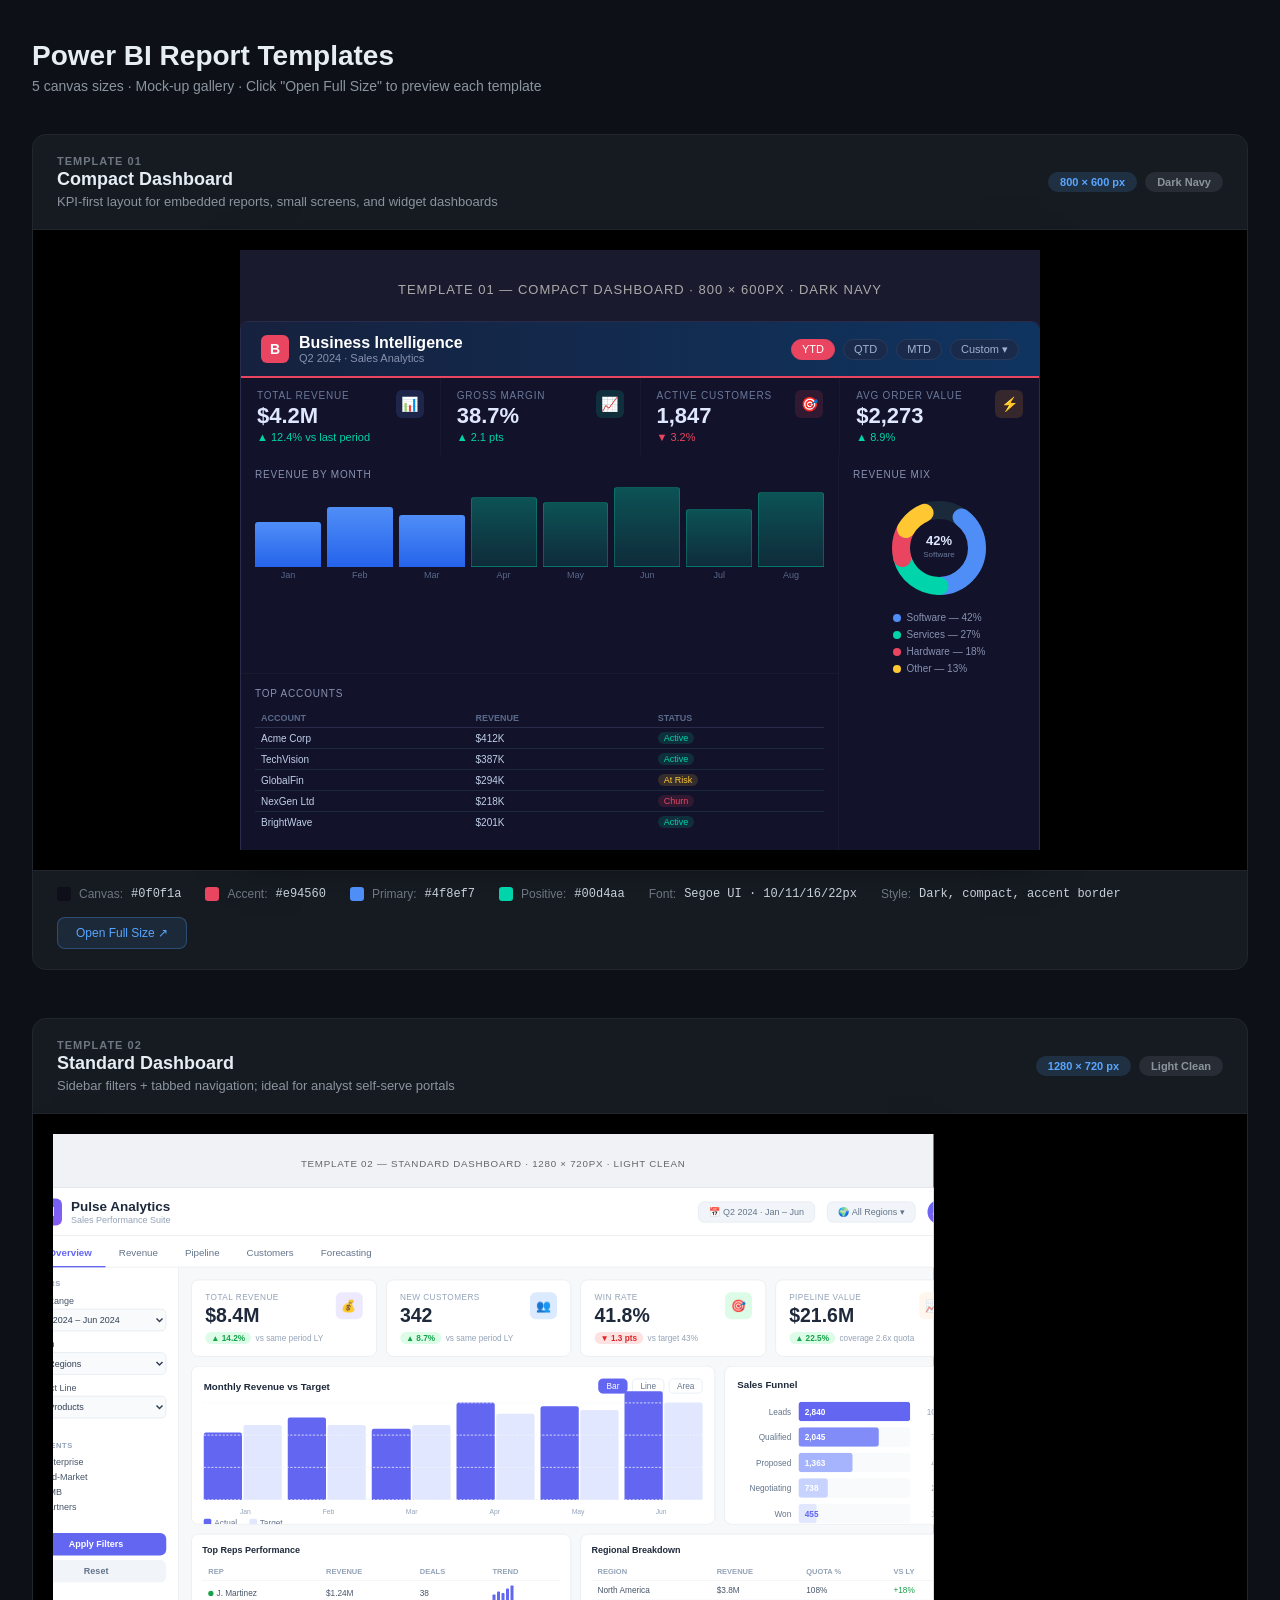
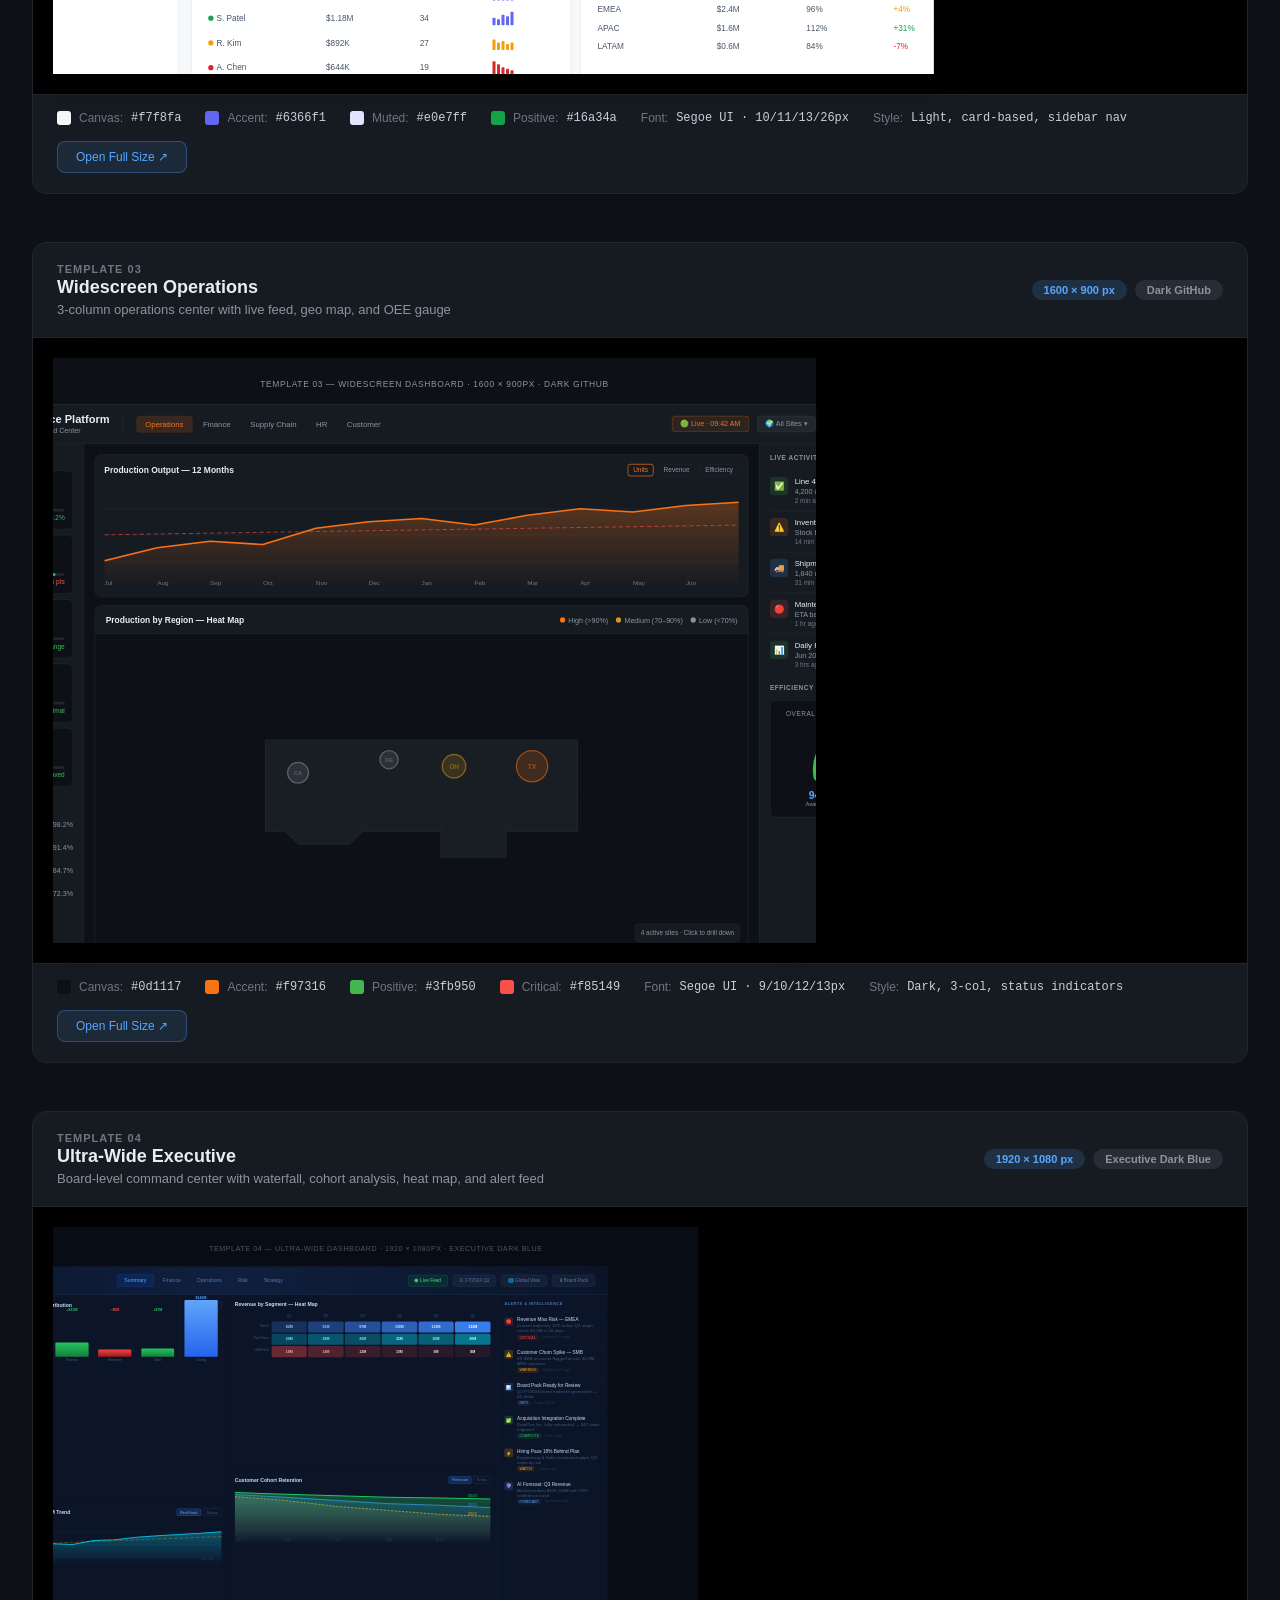
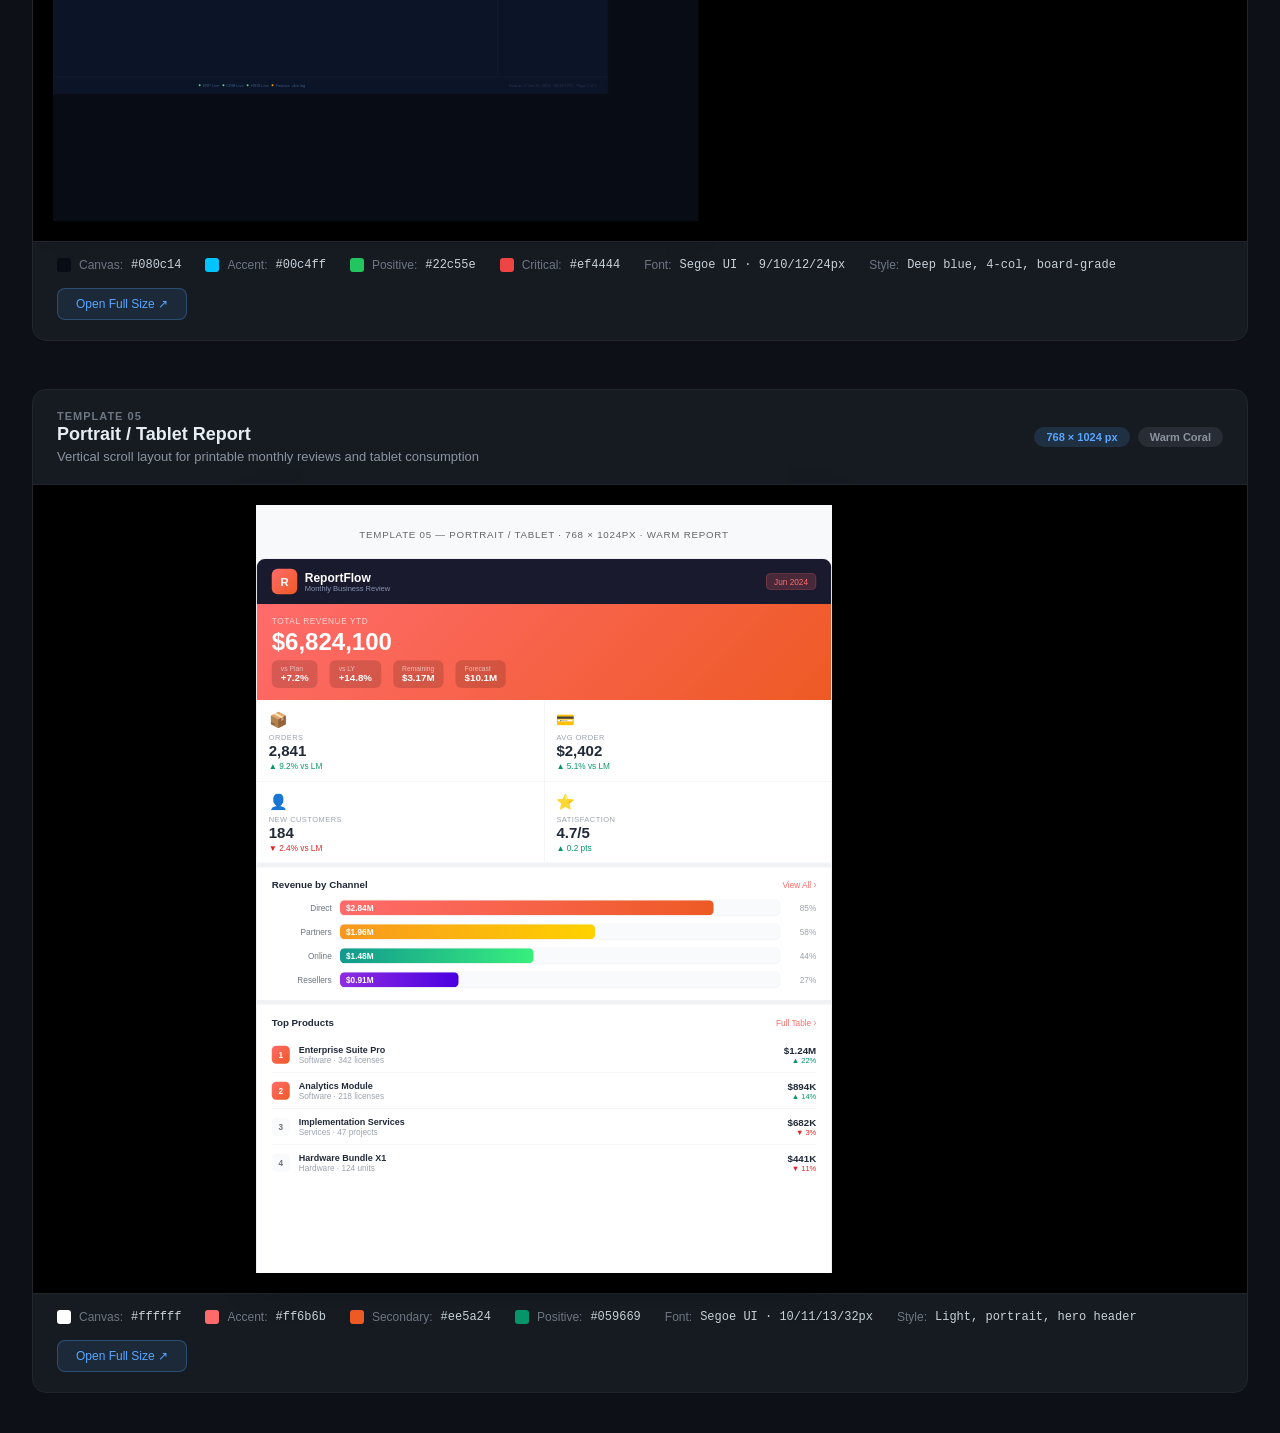
<file: powerbi-templates/mockups/index.html>
<!DOCTYPE html>
<html lang="en">
<head>
<meta charset="UTF-8">
<title>Power BI Template Gallery</title>
<style>
  * { box-sizing: border-box; margin: 0; padding: 0; font-family: 'Segoe UI', sans-serif; }
  body { background: #0d1117; min-height: 100vh; padding: 40px 32px; }

  h1 { color: #e6edf3; font-size: 28px; font-weight: 800; }
  .subtitle { color: #8b949e; font-size: 14px; margin-top: 6px; margin-bottom: 40px; }

  .grid { display: flex; flex-direction: column; gap: 48px; }

  .template-row { background: #161b22; border: 1px solid #21262d; border-radius: 14px; overflow: hidden; }
  .template-meta { padding: 20px 24px; border-bottom: 1px solid #21262d; display: flex; justify-content: space-between; align-items: center; }
  .meta-left { }
  .t-number { font-size: 11px; color: #6e7681; text-transform: uppercase; letter-spacing: 1px; font-weight: 600; }
  .t-name { font-size: 18px; font-weight: 700; color: #e6edf3; margin-top: 2px; }
  .t-desc { font-size: 13px; color: #8b949e; margin-top: 4px; }
  .meta-right { display: flex; gap: 8px; align-items: center; }
  .tag { padding: 4px 12px; border-radius: 20px; font-size: 11px; font-weight: 600; }
  .tag-size { background: rgba(88,166,255,0.15); color: #58a6ff; }
  .tag-theme { background: rgba(139,148,158,0.15); color: #8b949e; }

  .preview-frame { width: 100%; background: #000; display: flex; align-items: center; justify-content: center; padding: 20px; }
  iframe { border: none; display: block; box-shadow: 0 8px 40px rgba(0,0,0,0.6); }

  .design-tokens { padding: 16px 24px; display: flex; gap: 24px; border-top: 1px solid #21262d; flex-wrap: wrap; }
  .token { display: flex; align-items: center; gap: 8px; font-size: 12px; color: #8b949e; }
  .color-swatch { width: 14px; height: 14px; border-radius: 3px; flex-shrink: 0; }
  .token-label { color: #6e7681; }
  .token-value { color: #c9d1d9; font-family: monospace; }

  .open-btn { margin: 0 24px 20px; display: inline-block; padding: 8px 18px;
    background: rgba(88,166,255,0.1); color: #58a6ff; border: 1px solid rgba(88,166,255,0.3);
    border-radius: 8px; font-size: 12px; text-decoration: none; }
  .open-btn:hover { background: rgba(88,166,255,0.2); }
</style>
</head>
<body>
<h1>Power BI Report Templates</h1>
<div class="subtitle">5 canvas sizes · Mock-up gallery · Click "Open Full Size" to preview each template</div>

<div class="grid">

  <!-- T01 -->
  <div class="template-row">
    <div class="template-meta">
      <div class="meta-left">
        <div class="t-number">Template 01</div>
        <div class="t-name">Compact Dashboard</div>
        <div class="t-desc">KPI-first layout for embedded reports, small screens, and widget dashboards</div>
      </div>
      <div class="meta-right">
        <span class="tag tag-size">800 × 600 px</span>
        <span class="tag tag-theme">Dark Navy</span>
      </div>
    </div>
    <div class="preview-frame">
      <iframe src="template-01-compact.html" width="800" height="600" scrolling="no"></iframe>
    </div>
    <div class="design-tokens">
      <div class="token"><div class="color-swatch" style="background:#0f0f1a"></div><span class="token-label">Canvas:</span><span class="token-value">#0f0f1a</span></div>
      <div class="token"><div class="color-swatch" style="background:#e94560"></div><span class="token-label">Accent:</span><span class="token-value">#e94560</span></div>
      <div class="token"><div class="color-swatch" style="background:#4f8ef7"></div><span class="token-label">Primary:</span><span class="token-value">#4f8ef7</span></div>
      <div class="token"><div class="color-swatch" style="background:#00d4aa"></div><span class="token-label">Positive:</span><span class="token-value">#00d4aa</span></div>
      <div class="token"><span class="token-label">Font:</span><span class="token-value">Segoe UI · 10/11/16/22px</span></div>
      <div class="token"><span class="token-label">Style:</span><span class="token-value">Dark, compact, accent border</span></div>
    </div>
    <a href="template-01-compact.html" target="_blank" class="open-btn">Open Full Size ↗</a>
  </div>

  <!-- T02 -->
  <div class="template-row">
    <div class="template-meta">
      <div class="meta-left">
        <div class="t-number">Template 02</div>
        <div class="t-name">Standard Dashboard</div>
        <div class="t-desc">Sidebar filters + tabbed navigation; ideal for analyst self-serve portals</div>
      </div>
      <div class="meta-right">
        <span class="tag tag-size">1280 × 720 px</span>
        <span class="tag tag-theme">Light Clean</span>
      </div>
    </div>
    <div class="preview-frame">
      <iframe src="template-02-standard.html" width="1280" height="720" scrolling="no" style="transform:scale(0.75);transform-origin:top left;margin-bottom:-180px"></iframe>
    </div>
    <div class="design-tokens">
      <div class="token"><div class="color-swatch" style="background:#f7f8fa"></div><span class="token-label">Canvas:</span><span class="token-value">#f7f8fa</span></div>
      <div class="token"><div class="color-swatch" style="background:#6366f1"></div><span class="token-label">Accent:</span><span class="token-value">#6366f1</span></div>
      <div class="token"><div class="color-swatch" style="background:#e0e7ff"></div><span class="token-label">Muted:</span><span class="token-value">#e0e7ff</span></div>
      <div class="token"><div class="color-swatch" style="background:#16a34a"></div><span class="token-label">Positive:</span><span class="token-value">#16a34a</span></div>
      <div class="token"><span class="token-label">Font:</span><span class="token-value">Segoe UI · 10/11/13/26px</span></div>
      <div class="token"><span class="token-label">Style:</span><span class="token-value">Light, card-based, sidebar nav</span></div>
    </div>
    <a href="template-02-standard.html" target="_blank" class="open-btn">Open Full Size ↗</a>
  </div>

  <!-- T03 -->
  <div class="template-row">
    <div class="template-meta">
      <div class="meta-left">
        <div class="t-number">Template 03</div>
        <div class="t-name">Widescreen Operations</div>
        <div class="t-desc">3-column operations center with live feed, geo map, and OEE gauge</div>
      </div>
      <div class="meta-right">
        <span class="tag tag-size">1600 × 900 px</span>
        <span class="tag tag-theme">Dark GitHub</span>
      </div>
    </div>
    <div class="preview-frame">
      <iframe src="template-03-widescreen.html" width="1600" height="900" scrolling="no" style="transform:scale(0.65);transform-origin:top left;margin-bottom:-315px"></iframe>
    </div>
    <div class="design-tokens">
      <div class="token"><div class="color-swatch" style="background:#0d1117"></div><span class="token-label">Canvas:</span><span class="token-value">#0d1117</span></div>
      <div class="token"><div class="color-swatch" style="background:#f97316"></div><span class="token-label">Accent:</span><span class="token-value">#f97316</span></div>
      <div class="token"><div class="color-swatch" style="background:#3fb950"></div><span class="token-label">Positive:</span><span class="token-value">#3fb950</span></div>
      <div class="token"><div class="color-swatch" style="background:#f85149"></div><span class="token-label">Critical:</span><span class="token-value">#f85149</span></div>
      <div class="token"><span class="token-label">Font:</span><span class="token-value">Segoe UI · 9/10/12/13px</span></div>
      <div class="token"><span class="token-label">Style:</span><span class="token-value">Dark, 3-col, status indicators</span></div>
    </div>
    <a href="template-03-widescreen.html" target="_blank" class="open-btn">Open Full Size ↗</a>
  </div>

  <!-- T04 -->
  <div class="template-row">
    <div class="template-meta">
      <div class="meta-left">
        <div class="t-number">Template 04</div>
        <div class="t-name">Ultra-Wide Executive</div>
        <div class="t-desc">Board-level command center with waterfall, cohort analysis, heat map, and alert feed</div>
      </div>
      <div class="meta-right">
        <span class="tag tag-size">1920 × 1080 px</span>
        <span class="tag tag-theme">Executive Dark Blue</span>
      </div>
    </div>
    <div class="preview-frame">
      <iframe src="template-04-ultrawide.html" width="1920" height="1080" scrolling="no" style="transform:scale(0.55);transform-origin:top left;margin-bottom:-486px"></iframe>
    </div>
    <div class="design-tokens">
      <div class="token"><div class="color-swatch" style="background:#080c14"></div><span class="token-label">Canvas:</span><span class="token-value">#080c14</span></div>
      <div class="token"><div class="color-swatch" style="background:#00c4ff"></div><span class="token-label">Accent:</span><span class="token-value">#00c4ff</span></div>
      <div class="token"><div class="color-swatch" style="background:#22c55e"></div><span class="token-label">Positive:</span><span class="token-value">#22c55e</span></div>
      <div class="token"><div class="color-swatch" style="background:#ef4444"></div><span class="token-label">Critical:</span><span class="token-value">#ef4444</span></div>
      <div class="token"><span class="token-label">Font:</span><span class="token-value">Segoe UI · 9/10/12/24px</span></div>
      <div class="token"><span class="token-label">Style:</span><span class="token-value">Deep blue, 4-col, board-grade</span></div>
    </div>
    <a href="template-04-ultrawide.html" target="_blank" class="open-btn">Open Full Size ↗</a>
  </div>

  <!-- T05 -->
  <div class="template-row">
    <div class="template-meta">
      <div class="meta-left">
        <div class="t-number">Template 05</div>
        <div class="t-name">Portrait / Tablet Report</div>
        <div class="t-desc">Vertical scroll layout for printable monthly reviews and tablet consumption</div>
      </div>
      <div class="meta-right">
        <span class="tag tag-size">768 × 1024 px</span>
        <span class="tag tag-theme">Warm Coral</span>
      </div>
    </div>
    <div class="preview-frame">
      <iframe src="template-05-portrait.html" width="768" height="1024" scrolling="no" style="transform:scale(0.75);transform-origin:top left;margin-bottom:-256px"></iframe>
    </div>
    <div class="design-tokens">
      <div class="token"><div class="color-swatch" style="background:#ffffff"></div><span class="token-label">Canvas:</span><span class="token-value">#ffffff</span></div>
      <div class="token"><div class="color-swatch" style="background:#ff6b6b"></div><span class="token-label">Accent:</span><span class="token-value">#ff6b6b</span></div>
      <div class="token"><div class="color-swatch" style="background:#ee5a24"></div><span class="token-label">Secondary:</span><span class="token-value">#ee5a24</span></div>
      <div class="token"><div class="color-swatch" style="background:#059669"></div><span class="token-label">Positive:</span><span class="token-value">#059669</span></div>
      <div class="token"><span class="token-label">Font:</span><span class="token-value">Segoe UI · 10/11/13/32px</span></div>
      <div class="token"><span class="token-label">Style:</span><span class="token-value">Light, portrait, hero header</span></div>
    </div>
    <a href="template-05-portrait.html" target="_blank" class="open-btn">Open Full Size ↗</a>
  </div>

</div>
</body>
</html>
</file>
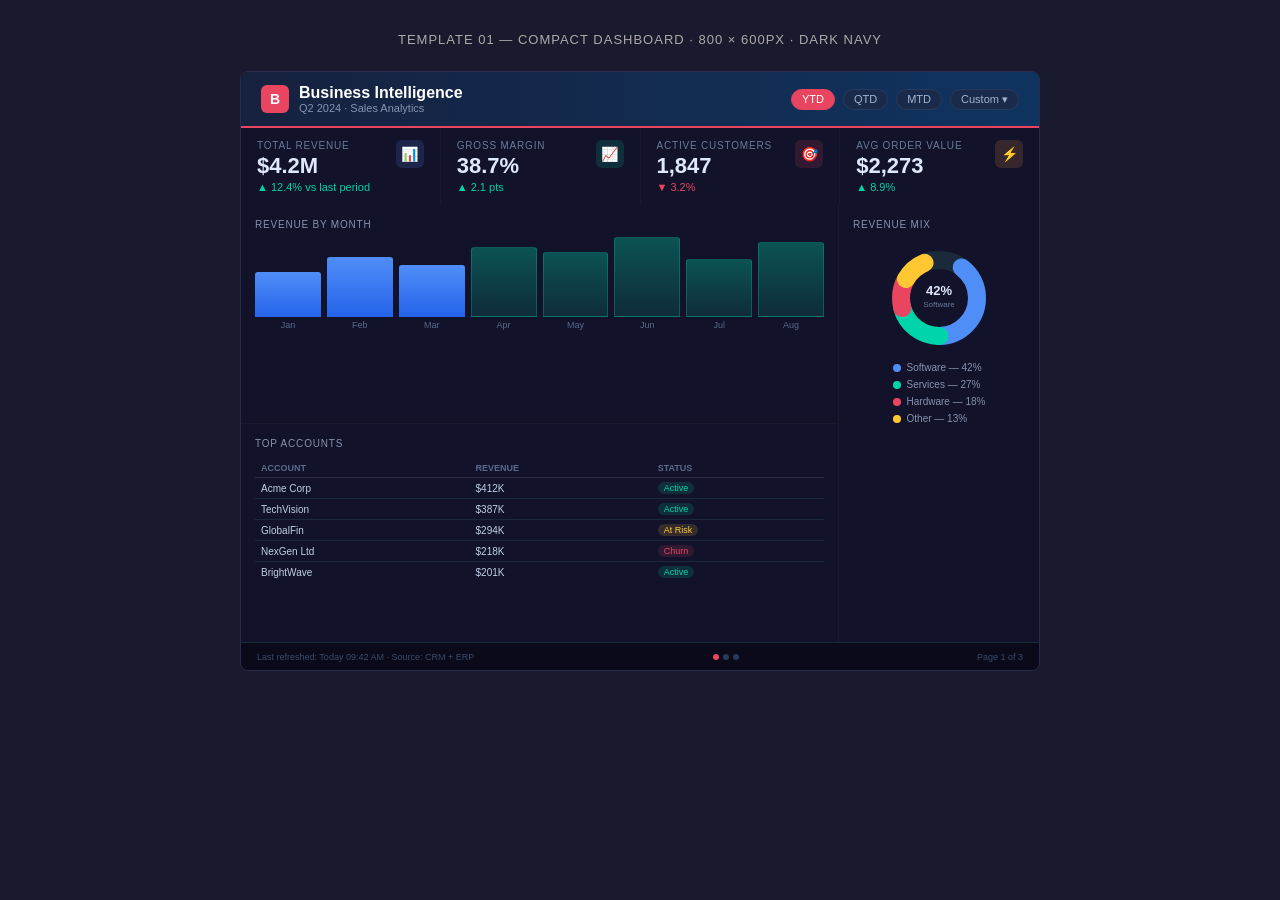
<file: powerbi-templates/mockups/template-01-compact.html>
<!DOCTYPE html>
<html lang="en">
<head>
<meta charset="UTF-8">
<title>Template 01 – Compact (800×600)</title>
<style>
  * { box-sizing: border-box; margin: 0; padding: 0; font-family: 'Segoe UI', sans-serif; }
  body { background: #1a1a2e; display: flex; flex-direction: column; align-items: center; padding: 32px; gap: 24px; }
  .label { color: #aaa; font-size: 13px; letter-spacing: 1px; text-transform: uppercase; }
  .canvas {
    width: 800px; height: 600px; background: #0f0f1a;
    border: 1px solid #2a2a4a; border-radius: 8px; overflow: hidden;
    display: flex; flex-direction: column; position: relative;
  }

  /* Header */
  .header {
    height: 56px; background: linear-gradient(90deg, #16213e 0%, #0f3460 100%);
    display: flex; align-items: center; justify-content: space-between;
    padding: 0 20px; border-bottom: 2px solid #e94560; flex-shrink: 0;
  }
  .header .brand { display: flex; align-items: center; gap: 10px; }
  .header .logo { width: 28px; height: 28px; background: #e94560; border-radius: 6px;
    display: flex; align-items: center; justify-content: center; font-weight: 900; color: #fff; font-size: 14px; }
  .header .title { color: #fff; font-size: 16px; font-weight: 600; }
  .header .subtitle { color: #8892b0; font-size: 11px; }
  .header .filters { display: flex; gap: 8px; }
  .pill { background: #1a2a4a; color: #a0b4d0; border: 1px solid #2a3a5a;
    border-radius: 12px; padding: 3px 10px; font-size: 11px; cursor: pointer; }
  .pill.active { background: #e94560; color: #fff; border-color: #e94560; }

  /* KPI Row */
  .kpi-row { display: flex; gap: 1px; background: #1a1a2e; flex-shrink: 0; }
  .kpi { flex: 1; background: #12122a; padding: 12px 16px; }
  .kpi .kpi-label { color: #6a7a9a; font-size: 10px; text-transform: uppercase; letter-spacing: 0.8px; }
  .kpi .kpi-value { color: #e0e8ff; font-size: 22px; font-weight: 700; margin-top: 2px; }
  .kpi .kpi-delta { font-size: 11px; margin-top: 2px; }
  .kpi .kpi-delta.up { color: #00d4aa; }
  .kpi .kpi-delta.down { color: #e94560; }
  .kpi-icon { float: right; width: 28px; height: 28px; border-radius: 6px;
    display: flex; align-items: center; justify-content: center; font-size: 14px; }
  .kpi-icon.blue { background: rgba(100,150,255,0.15); }
  .kpi-icon.green { background: rgba(0,212,170,0.15); }
  .kpi-icon.red { background: rgba(233,69,96,0.15); }
  .kpi-icon.orange { background: rgba(255,160,50,0.15); }

  /* Main content */
  .content { flex: 1; display: grid; grid-template-columns: 1fr 200px; grid-template-rows: 1fr 1fr; gap: 1px; background: #1a1a2e; }
  .panel { background: #12122a; padding: 14px; overflow: hidden; }
  .panel-title { color: #8892b0; font-size: 10px; text-transform: uppercase; letter-spacing: 0.8px; margin-bottom: 10px; }
  .panel.span2 { grid-column: span 2; }
  .panel.rowspan2 { grid-row: span 2; }

  /* Bar chart */
  .bar-chart { display: flex; align-items: flex-end; gap: 6px; height: 90px; }
  .bar-wrap { flex: 1; display: flex; flex-direction: column; align-items: center; gap: 3px; }
  .bar { width: 100%; border-radius: 3px 3px 0 0; transition: 0.3s; }
  .bar.primary { background: linear-gradient(180deg, #4f8ef7 0%, #2563eb 100%); }
  .bar.secondary { background: linear-gradient(180deg, #00d4aa55 0%, #00d4aa22 100%); border: 1px solid #00d4aa44; }
  .bar-label { color: #5a6a8a; font-size: 9px; }

  /* Line chart SVG */
  .line-area { width: 100%; height: 90px; }

  /* Donut */
  .donut-wrap { display: flex; align-items: center; gap: 12px; }
  .donut-legend { display: flex; flex-direction: column; gap: 6px; }
  .legend-item { display: flex; align-items: center; gap: 6px; font-size: 10px; color: #8892b0; }
  .legend-dot { width: 8px; height: 8px; border-radius: 50%; flex-shrink: 0; }

  /* Table */
  .mini-table { width: 100%; border-collapse: collapse; font-size: 10px; }
  .mini-table th { color: #5a6a8a; font-weight: 600; text-align: left; padding: 4px 6px;
    border-bottom: 1px solid #2a2a4a; text-transform: uppercase; font-size: 9px; }
  .mini-table td { color: #c0d0e8; padding: 4px 6px; border-bottom: 1px solid #1a2a3a; }
  .mini-table tr:last-child td { border-bottom: none; }
  .badge { display: inline-block; padding: 1px 6px; border-radius: 8px; font-size: 9px; }
  .badge.green { background: rgba(0,212,170,0.15); color: #00d4aa; }
  .badge.red { background: rgba(233,69,96,0.15); color: #e94560; }
  .badge.yellow { background: rgba(255,200,50,0.15); color: #ffc832; }

  /* Footer */
  .footer { height: 28px; background: #0a0a1a; display: flex; align-items: center;
    justify-content: space-between; padding: 0 16px; border-top: 1px solid #1a2a3a; flex-shrink: 0; }
  .footer span { color: #3a4a6a; font-size: 9px; }
  .footer-dots { display: flex; gap: 4px; }
  .dot { width: 6px; height: 6px; border-radius: 50%; background: #2a3a5a; }
  .dot.active { background: #e94560; }
</style>
</head>
<body>
<div class="label">Template 01 — Compact Dashboard · 800 × 600px · Dark Navy</div>
<div class="canvas">

  <!-- Header -->
  <div class="header">
    <div class="brand">
      <div class="logo">B</div>
      <div>
        <div class="title">Business Intelligence</div>
        <div class="subtitle">Q2 2024 · Sales Analytics</div>
      </div>
    </div>
    <div class="filters">
      <span class="pill active">YTD</span>
      <span class="pill">QTD</span>
      <span class="pill">MTD</span>
      <span class="pill">Custom ▾</span>
    </div>
  </div>

  <!-- KPI Row -->
  <div class="kpi-row">
    <div class="kpi">
      <div class="kpi-icon blue" style="float:right">📊</div>
      <div class="kpi-label">Total Revenue</div>
      <div class="kpi-value">$4.2M</div>
      <div class="kpi-delta up">▲ 12.4% vs last period</div>
    </div>
    <div class="kpi">
      <div class="kpi-icon green" style="float:right">📈</div>
      <div class="kpi-label">Gross Margin</div>
      <div class="kpi-value">38.7%</div>
      <div class="kpi-delta up">▲ 2.1 pts</div>
    </div>
    <div class="kpi">
      <div class="kpi-icon red" style="float:right">🎯</div>
      <div class="kpi-label">Active Customers</div>
      <div class="kpi-value">1,847</div>
      <div class="kpi-delta down">▼ 3.2%</div>
    </div>
    <div class="kpi">
      <div class="kpi-icon orange" style="float:right">⚡</div>
      <div class="kpi-label">Avg Order Value</div>
      <div class="kpi-value">$2,273</div>
      <div class="kpi-delta up">▲ 8.9%</div>
    </div>
  </div>

  <!-- Content Grid -->
  <div class="content">

    <!-- Bar Chart -->
    <div class="panel">
      <div class="panel-title">Revenue by Month</div>
      <div class="bar-chart">
        <div class="bar-wrap"><div class="bar primary" style="height:45px"></div><div class="bar-label">Jan</div></div>
        <div class="bar-wrap"><div class="bar primary" style="height:60px"></div><div class="bar-label">Feb</div></div>
        <div class="bar-wrap"><div class="bar primary" style="height:52px"></div><div class="bar-label">Mar</div></div>
        <div class="bar-wrap"><div class="bar secondary" style="height:70px"></div><div class="bar-label">Apr</div></div>
        <div class="bar-wrap"><div class="bar secondary" style="height:65px"></div><div class="bar-label">May</div></div>
        <div class="bar-wrap"><div class="bar secondary" style="height:80px"></div><div class="bar-label">Jun</div></div>
        <div class="bar-wrap"><div class="bar secondary" style="height:58px"></div><div class="bar-label">Jul</div></div>
        <div class="bar-wrap"><div class="bar secondary" style="height:75px"></div><div class="bar-label">Aug</div></div>
      </div>
    </div>

    <!-- Donut Chart -->
    <div class="panel" style="grid-row: span 2;">
      <div class="panel-title">Revenue Mix</div>
      <div class="donut-wrap" style="flex-direction:column; align-items:center; gap:14px; padding-top:8px;">
        <svg width="100" height="100" viewBox="0 0 100 100">
          <circle cx="50" cy="50" r="38" fill="none" stroke="#1a2a3a" stroke-width="18"/>
          <circle cx="50" cy="50" r="38" fill="none" stroke="#4f8ef7" stroke-width="18"
            stroke-dasharray="95 144" stroke-dashoffset="36" stroke-linecap="round"/>
          <circle cx="50" cy="50" r="38" fill="none" stroke="#00d4aa" stroke-width="18"
            stroke-dasharray="50 189" stroke-dashoffset="-59" stroke-linecap="round"/>
          <circle cx="50" cy="50" r="38" fill="none" stroke="#e94560" stroke-width="18"
            stroke-dasharray="30 209" stroke-dashoffset="-109" stroke-linecap="round"/>
          <circle cx="50" cy="50" r="38" fill="none" stroke="#ffc832" stroke-width="18"
            stroke-dasharray="25 214" stroke-dashoffset="-139" stroke-linecap="round"/>
          <text x="50" y="47" text-anchor="middle" fill="#e0e8ff" font-size="13" font-weight="700">42%</text>
          <text x="50" y="59" text-anchor="middle" fill="#6a7a9a" font-size="8">Software</text>
        </svg>
        <div class="donut-legend">
          <div class="legend-item"><div class="legend-dot" style="background:#4f8ef7"></div>Software — 42%</div>
          <div class="legend-item"><div class="legend-dot" style="background:#00d4aa"></div>Services — 27%</div>
          <div class="legend-item"><div class="legend-dot" style="background:#e94560"></div>Hardware — 18%</div>
          <div class="legend-item"><div class="legend-dot" style="background:#ffc832"></div>Other — 13%</div>
        </div>
      </div>
    </div>

    <!-- Top Accounts Table -->
    <div class="panel">
      <div class="panel-title">Top Accounts</div>
      <table class="mini-table">
        <tr><th>Account</th><th>Revenue</th><th>Status</th></tr>
        <tr><td>Acme Corp</td><td>$412K</td><td><span class="badge green">Active</span></td></tr>
        <tr><td>TechVision</td><td>$387K</td><td><span class="badge green">Active</span></td></tr>
        <tr><td>GlobalFin</td><td>$294K</td><td><span class="badge yellow">At Risk</span></td></tr>
        <tr><td>NexGen Ltd</td><td>$218K</td><td><span class="badge red">Churn</span></td></tr>
        <tr><td>BrightWave</td><td>$201K</td><td><span class="badge green">Active</span></td></tr>
      </table>
    </div>

  </div>

  <!-- Footer -->
  <div class="footer">
    <span>Last refreshed: Today 09:42 AM · Source: CRM + ERP</span>
    <div class="footer-dots">
      <div class="dot active"></div><div class="dot"></div><div class="dot"></div>
    </div>
    <span>Page 1 of 3</span>
  </div>

</div>
</body>
</html>
</file>
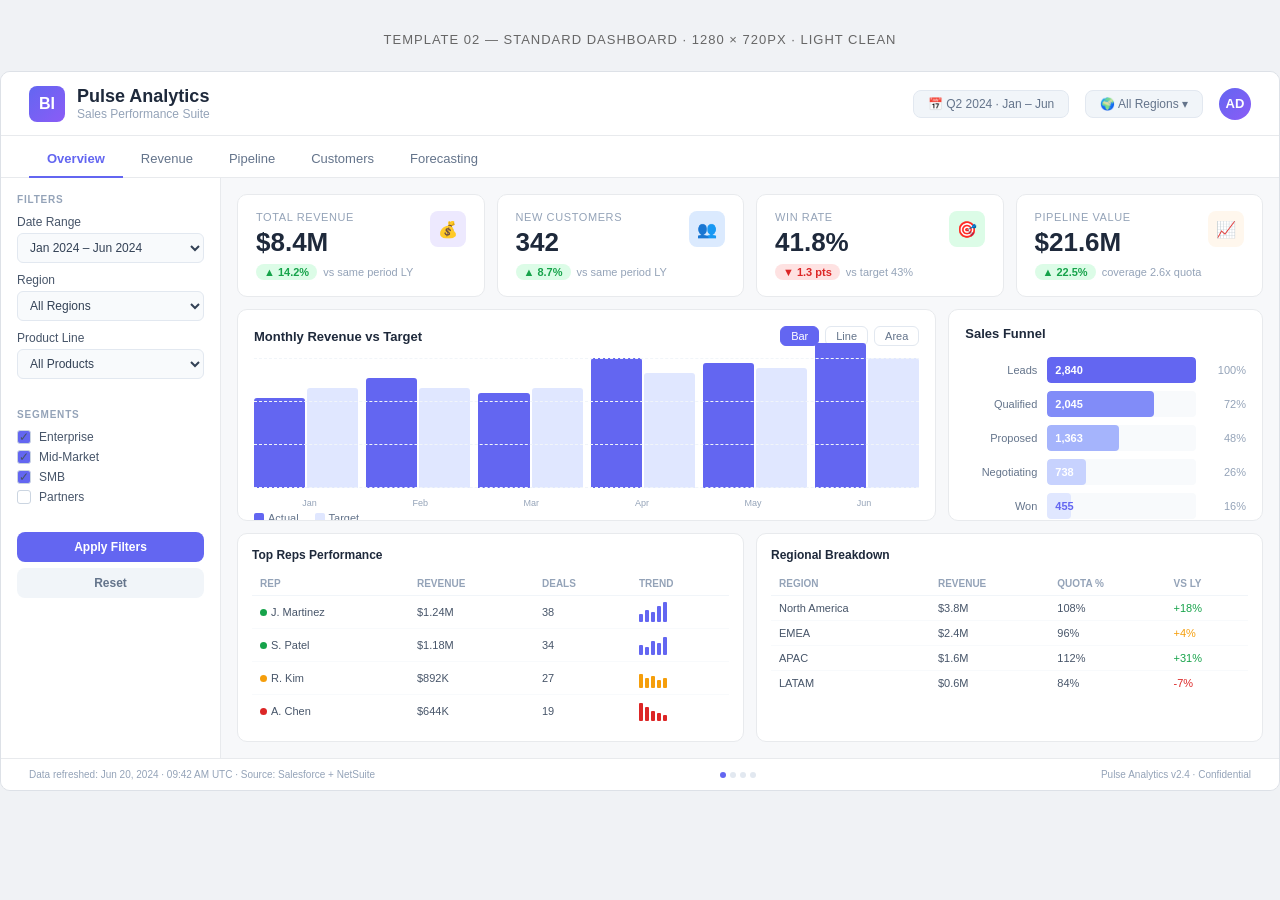
<file: powerbi-templates/mockups/template-02-standard.html>
<!DOCTYPE html>
<html lang="en">
<head>
<meta charset="UTF-8">
<title>Template 02 – Standard (1280×720)</title>
<style>
  * { box-sizing: border-box; margin: 0; padding: 0; font-family: 'Segoe UI', sans-serif; }
  body { background: #f0f2f5; display: flex; flex-direction: column; align-items: center; padding: 32px; gap: 24px; }
  .label { color: #666; font-size: 13px; letter-spacing: 1px; text-transform: uppercase; }

  .canvas {
    width: 1280px; height: 720px; background: #f7f8fa;
    border: 1px solid #dde1e7; border-radius: 10px; overflow: hidden;
    display: flex; flex-direction: column;
  }

  /* Header */
  .header {
    height: 64px; background: #fff; border-bottom: 1px solid #e8eaed;
    display: flex; align-items: center; justify-content: space-between; padding: 0 28px;
    flex-shrink: 0;
  }
  .brand { display: flex; align-items: center; gap: 12px; }
  .logo-box { width: 36px; height: 36px; background: linear-gradient(135deg, #6366f1, #8b5cf6);
    border-radius: 8px; display: flex; align-items: center; justify-content: center;
    font-weight: 900; color: #fff; font-size: 16px; }
  .brand-name { font-size: 18px; font-weight: 700; color: #1e293b; }
  .brand-sub { font-size: 12px; color: #94a3b8; }
  .header-right { display: flex; align-items: center; gap: 16px; }
  .date-chip { background: #f1f5f9; color: #64748b; border-radius: 8px;
    padding: 6px 14px; font-size: 12px; border: 1px solid #e2e8f0; }
  .avatar { width: 32px; height: 32px; border-radius: 50%; background: linear-gradient(135deg, #6366f1, #8b5cf6);
    display: flex; align-items: center; justify-content: center; color: #fff; font-size: 13px; font-weight: 700; }

  /* Nav Tabs */
  .nav { height: 42px; background: #fff; border-bottom: 1px solid #e8eaed;
    display: flex; align-items: flex-end; padding: 0 28px; gap: 0; flex-shrink: 0; }
  .tab { padding: 10px 18px; font-size: 13px; color: #64748b; cursor: pointer;
    border-bottom: 2px solid transparent; margin-bottom: -1px; }
  .tab.active { color: #6366f1; border-bottom-color: #6366f1; font-weight: 600; }

  /* Body layout */
  .body { flex: 1; display: grid; grid-template-columns: 220px 1fr; overflow: hidden; }

  /* Sidebar */
  .sidebar { background: #fff; border-right: 1px solid #e8eaed; padding: 16px; overflow-y: auto; }
  .sidebar-section { margin-bottom: 20px; }
  .sidebar-title { font-size: 10px; color: #94a3b8; text-transform: uppercase; letter-spacing: 0.8px; font-weight: 600; margin-bottom: 10px; }
  .filter-label { font-size: 12px; color: #475569; margin-bottom: 4px; font-weight: 500; }
  .filter-select { width: 100%; padding: 6px 8px; border: 1px solid #e2e8f0; border-radius: 6px;
    background: #f8fafc; color: #334155; font-size: 12px; margin-bottom: 10px; }
  .checkbox-group { display: flex; flex-direction: column; gap: 6px; }
  .checkbox-item { display: flex; align-items: center; gap: 8px; font-size: 12px; color: #475569; }
  .cb { width: 14px; height: 14px; border: 1px solid #cbd5e1; border-radius: 3px;
    background: #6366f1; display: flex; align-items: center; justify-content: center; }
  .cb-empty { width: 14px; height: 14px; border: 1px solid #cbd5e1; border-radius: 3px; background: #fff; }
  .sidebar-btn { width: 100%; padding: 8px; background: #6366f1; color: #fff;
    border: none; border-radius: 8px; font-size: 12px; font-weight: 600; cursor: pointer; margin-top: 8px; }

  /* Main content */
  .main { padding: 16px; display: flex; flex-direction: column; gap: 12px; overflow: hidden; }

  /* KPI row */
  .kpi-row { display: flex; gap: 12px; flex-shrink: 0; }
  .kpi-card { flex: 1; background: #fff; border-radius: 10px; padding: 16px 18px;
    border: 1px solid #e8eaed; }
  .kpi-top { display: flex; justify-content: space-between; align-items: flex-start; }
  .kpi-icon-wrap { width: 36px; height: 36px; border-radius: 8px;
    display: flex; align-items: center; justify-content: center; font-size: 16px; }
  .kpi-icon-wrap.purple { background: #ede9fe; }
  .kpi-icon-wrap.blue { background: #dbeafe; }
  .kpi-icon-wrap.green { background: #dcfce7; }
  .kpi-icon-wrap.orange { background: #fff7ed; }
  .kpi-label { font-size: 11px; color: #94a3b8; text-transform: uppercase; letter-spacing: 0.6px; margin-bottom: 4px; }
  .kpi-value { font-size: 26px; font-weight: 800; color: #1e293b; }
  .kpi-foot { display: flex; align-items: center; gap: 6px; margin-top: 6px; }
  .kpi-badge { font-size: 11px; padding: 2px 8px; border-radius: 10px; font-weight: 600; }
  .kpi-badge.up { background: #dcfce7; color: #16a34a; }
  .kpi-badge.down { background: #fee2e2; color: #dc2626; }
  .kpi-foot-text { font-size: 11px; color: #94a3b8; }

  /* Chart panels */
  .charts-row { flex: 1; display: grid; grid-template-columns: 1fr 0.45fr; gap: 12px; overflow: hidden; }
  .chart-card { background: #fff; border-radius: 10px; border: 1px solid #e8eaed; padding: 16px; overflow: hidden; }
  .chart-header { display: flex; justify-content: space-between; align-items: center; margin-bottom: 12px; }
  .chart-title { font-size: 13px; font-weight: 700; color: #1e293b; }
  .chart-actions { display: flex; gap: 6px; }
  .chart-btn { padding: 3px 10px; border-radius: 6px; border: 1px solid #e2e8f0; font-size: 11px; color: #64748b; cursor: pointer; }
  .chart-btn.active { background: #6366f1; color: #fff; border-color: #6366f1; }

  /* Bar chart */
  .bar-area { display: flex; align-items: flex-end; gap: 8px; height: 150px; padding-bottom: 20px; position: relative; }
  .bar-group { flex: 1; display: flex; align-items: flex-end; gap: 2px; }
  .bar { border-radius: 3px 3px 0 0; }
  .bar.a { background: #6366f1; width: 50%; }
  .bar.b { background: #e0e7ff; width: 50%; }
  .bar-x { position: absolute; bottom: 0; left: 0; right: 0; display: flex; }
  .bar-x span { flex: 1; text-align: center; font-size: 9px; color: #94a3b8; }
  .y-lines { position: absolute; top: 0; left: 0; right: 0; bottom: 20px; display: flex; flex-direction: column; justify-content: space-between; pointer-events: none; }
  .y-line { border-top: 1px dashed #f1f5f9; width: 100%; }

  /* Funnel */
  .funnel { display: flex; flex-direction: column; gap: 8px; padding-top: 4px; }
  .funnel-stage { display: flex; align-items: center; gap: 10px; }
  .funnel-label { width: 72px; font-size: 11px; color: #64748b; text-align: right; flex-shrink: 0; }
  .funnel-bar-wrap { flex: 1; height: 26px; background: #f8fafc; border-radius: 4px; overflow: hidden; }
  .funnel-bar { height: 100%; border-radius: 4px; display: flex; align-items: center; padding-left: 8px; }
  .funnel-bar span { font-size: 11px; font-weight: 700; color: #fff; }
  .funnel-count { width: 40px; font-size: 11px; color: #94a3b8; text-align: right; flex-shrink: 0; }

  /* Bottom row */
  .bottom-row { display: grid; grid-template-columns: 1fr 1fr; gap: 12px; flex-shrink: 0; }
  .table-card { background: #fff; border-radius: 10px; border: 1px solid #e8eaed; padding: 14px; }
  table { width: 100%; border-collapse: collapse; font-size: 11px; }
  th { color: #94a3b8; font-weight: 600; text-align: left; padding: 6px 8px; border-bottom: 1px solid #f1f5f9; text-transform: uppercase; font-size: 10px; }
  td { color: #475569; padding: 6px 8px; border-bottom: 1px solid #f8fafc; }
  tr:last-child td { border-bottom: none; }
  .status-dot { width: 7px; height: 7px; border-radius: 50%; display: inline-block; margin-right: 4px; }
  .sparkline { display: flex; align-items: flex-end; gap: 2px; height: 20px; }
  .sp { border-radius: 1px; background: #6366f1; width: 4px; }

  /* Footer */
  .footer { height: 32px; background: #fff; border-top: 1px solid #e8eaed;
    display: flex; align-items: center; justify-content: space-between; padding: 0 28px; flex-shrink: 0; }
  .footer span { font-size: 10px; color: #94a3b8; }
  .footer-pages { display: flex; gap: 4px; }
  .page-dot { width: 6px; height: 6px; border-radius: 50%; background: #e2e8f0; }
  .page-dot.active { background: #6366f1; }
</style>
</head>
<body>
<div class="label">Template 02 — Standard Dashboard · 1280 × 720px · Light Clean</div>
<div class="canvas">

  <!-- Header -->
  <div class="header">
    <div class="brand">
      <div class="logo-box">BI</div>
      <div>
        <div class="brand-name">Pulse Analytics</div>
        <div class="brand-sub">Sales Performance Suite</div>
      </div>
    </div>
    <div class="header-right">
      <div class="date-chip">📅 Q2 2024 · Jan – Jun</div>
      <div class="date-chip">🌍 All Regions ▾</div>
      <div class="avatar">AD</div>
    </div>
  </div>

  <!-- Nav -->
  <div class="nav">
    <div class="tab active">Overview</div>
    <div class="tab">Revenue</div>
    <div class="tab">Pipeline</div>
    <div class="tab">Customers</div>
    <div class="tab">Forecasting</div>
  </div>

  <!-- Body -->
  <div class="body">

    <!-- Sidebar -->
    <div class="sidebar">
      <div class="sidebar-section">
        <div class="sidebar-title">Filters</div>
        <div class="filter-label">Date Range</div>
        <select class="filter-select"><option>Jan 2024 – Jun 2024</option></select>
        <div class="filter-label">Region</div>
        <select class="filter-select"><option>All Regions</option></select>
        <div class="filter-label">Product Line</div>
        <select class="filter-select"><option>All Products</option></select>
      </div>
      <div class="sidebar-section">
        <div class="sidebar-title">Segments</div>
        <div class="checkbox-group">
          <div class="checkbox-item"><div class="cb">✓</div> Enterprise</div>
          <div class="checkbox-item"><div class="cb">✓</div> Mid-Market</div>
          <div class="checkbox-item"><div class="cb">✓</div> SMB</div>
          <div class="checkbox-item"><div class="cb-empty"></div> Partners</div>
        </div>
      </div>
      <button class="sidebar-btn">Apply Filters</button>
      <button class="sidebar-btn" style="background:#f1f5f9;color:#64748b;margin-top:6px">Reset</button>
    </div>

    <!-- Main -->
    <div class="main">

      <!-- KPIs -->
      <div class="kpi-row">
        <div class="kpi-card">
          <div class="kpi-top">
            <div>
              <div class="kpi-label">Total Revenue</div>
              <div class="kpi-value">$8.4M</div>
            </div>
            <div class="kpi-icon-wrap purple">💰</div>
          </div>
          <div class="kpi-foot">
            <span class="kpi-badge up">▲ 14.2%</span>
            <span class="kpi-foot-text">vs same period LY</span>
          </div>
        </div>
        <div class="kpi-card">
          <div class="kpi-top">
            <div>
              <div class="kpi-label">New Customers</div>
              <div class="kpi-value">342</div>
            </div>
            <div class="kpi-icon-wrap blue">👥</div>
          </div>
          <div class="kpi-foot">
            <span class="kpi-badge up">▲ 8.7%</span>
            <span class="kpi-foot-text">vs same period LY</span>
          </div>
        </div>
        <div class="kpi-card">
          <div class="kpi-top">
            <div>
              <div class="kpi-label">Win Rate</div>
              <div class="kpi-value">41.8%</div>
            </div>
            <div class="kpi-icon-wrap green">🎯</div>
          </div>
          <div class="kpi-foot">
            <span class="kpi-badge down">▼ 1.3 pts</span>
            <span class="kpi-foot-text">vs target 43%</span>
          </div>
        </div>
        <div class="kpi-card">
          <div class="kpi-top">
            <div>
              <div class="kpi-label">Pipeline Value</div>
              <div class="kpi-value">$21.6M</div>
            </div>
            <div class="kpi-icon-wrap orange">📈</div>
          </div>
          <div class="kpi-foot">
            <span class="kpi-badge up">▲ 22.5%</span>
            <span class="kpi-foot-text">coverage 2.6x quota</span>
          </div>
        </div>
      </div>

      <!-- Charts row -->
      <div class="charts-row">

        <!-- Bar chart -->
        <div class="chart-card">
          <div class="chart-header">
            <span class="chart-title">Monthly Revenue vs Target</span>
            <div class="chart-actions">
              <span class="chart-btn active">Bar</span>
              <span class="chart-btn">Line</span>
              <span class="chart-btn">Area</span>
            </div>
          </div>
          <div class="bar-area">
            <div class="y-lines"><div class="y-line"></div><div class="y-line"></div><div class="y-line"></div><div class="y-line"></div></div>
            <div class="bar-group"><div class="bar a" style="height:90px"></div><div class="bar b" style="height:100px"></div></div>
            <div class="bar-group"><div class="bar a" style="height:110px"></div><div class="bar b" style="height:100px"></div></div>
            <div class="bar-group"><div class="bar a" style="height:95px"></div><div class="bar b" style="height:100px"></div></div>
            <div class="bar-group"><div class="bar a" style="height:130px"></div><div class="bar b" style="height:115px"></div></div>
            <div class="bar-group"><div class="bar a" style="height:125px"></div><div class="bar b" style="height:120px"></div></div>
            <div class="bar-group"><div class="bar a" style="height:145px"></div><div class="bar b" style="height:130px"></div></div>
            <div class="bar-x"><span>Jan</span><span>Feb</span><span>Mar</span><span>Apr</span><span>May</span><span>Jun</span></div>
          </div>
          <div style="display:flex;gap:16px;margin-top:4px">
            <div style="display:flex;align-items:center;gap:4px;font-size:11px;color:#64748b">
              <div style="width:10px;height:10px;border-radius:2px;background:#6366f1"></div>Actual
            </div>
            <div style="display:flex;align-items:center;gap:4px;font-size:11px;color:#64748b">
              <div style="width:10px;height:10px;border-radius:2px;background:#e0e7ff"></div>Target
            </div>
          </div>
        </div>

        <!-- Funnel -->
        <div class="chart-card">
          <div class="chart-header">
            <span class="chart-title">Sales Funnel</span>
          </div>
          <div class="funnel">
            <div class="funnel-stage">
              <div class="funnel-label">Leads</div>
              <div class="funnel-bar-wrap">
                <div class="funnel-bar" style="width:100%;background:#6366f1"><span>2,840</span></div>
              </div>
              <div class="funnel-count">100%</div>
            </div>
            <div class="funnel-stage">
              <div class="funnel-label">Qualified</div>
              <div class="funnel-bar-wrap">
                <div class="funnel-bar" style="width:72%;background:#818cf8"><span>2,045</span></div>
              </div>
              <div class="funnel-count">72%</div>
            </div>
            <div class="funnel-stage">
              <div class="funnel-label">Proposed</div>
              <div class="funnel-bar-wrap">
                <div class="funnel-bar" style="width:48%;background:#a5b4fc"><span>1,363</span></div>
              </div>
              <div class="funnel-count">48%</div>
            </div>
            <div class="funnel-stage">
              <div class="funnel-label">Negotiating</div>
              <div class="funnel-bar-wrap">
                <div class="funnel-bar" style="width:26%;background:#c7d2fe"><span>738</span></div>
              </div>
              <div class="funnel-count">26%</div>
            </div>
            <div class="funnel-stage">
              <div class="funnel-label">Won</div>
              <div class="funnel-bar-wrap">
                <div class="funnel-bar" style="width:16%;background:#e0e7ff;"><span style="color:#6366f1">455</span></div>
              </div>
              <div class="funnel-count">16%</div>
            </div>
          </div>
        </div>

      </div>

      <!-- Bottom row -->
      <div class="bottom-row">
        <div class="table-card">
          <div style="font-size:12px;font-weight:700;color:#1e293b;margin-bottom:10px">Top Reps Performance</div>
          <table>
            <tr><th>Rep</th><th>Revenue</th><th>Deals</th><th>Trend</th></tr>
            <tr>
              <td><span class="status-dot" style="background:#16a34a"></span>J. Martinez</td>
              <td>$1.24M</td><td>38</td>
              <td><div class="sparkline"><div class="sp" style="height:8px"></div><div class="sp" style="height:12px"></div><div class="sp" style="height:10px"></div><div class="sp" style="height:16px"></div><div class="sp" style="height:20px"></div></div></td>
            </tr>
            <tr>
              <td><span class="status-dot" style="background:#16a34a"></span>S. Patel</td>
              <td>$1.18M</td><td>34</td>
              <td><div class="sparkline"><div class="sp" style="height:10px"></div><div class="sp" style="height:8px"></div><div class="sp" style="height:14px"></div><div class="sp" style="height:12px"></div><div class="sp" style="height:18px"></div></div></td>
            </tr>
            <tr>
              <td><span class="status-dot" style="background:#f59e0b"></span>R. Kim</td>
              <td>$892K</td><td>27</td>
              <td><div class="sparkline"><div class="sp" style="height:14px;background:#f59e0b"></div><div class="sp" style="height:10px;background:#f59e0b"></div><div class="sp" style="height:12px;background:#f59e0b"></div><div class="sp" style="height:8px;background:#f59e0b"></div><div class="sp" style="height:10px;background:#f59e0b"></div></div></td>
            </tr>
            <tr>
              <td><span class="status-dot" style="background:#dc2626"></span>A. Chen</td>
              <td>$644K</td><td>19</td>
              <td><div class="sparkline"><div class="sp" style="height:18px;background:#dc2626"></div><div class="sp" style="height:14px;background:#dc2626"></div><div class="sp" style="height:10px;background:#dc2626"></div><div class="sp" style="height:8px;background:#dc2626"></div><div class="sp" style="height:6px;background:#dc2626"></div></div></td>
            </tr>
          </table>
        </div>
        <div class="table-card">
          <div style="font-size:12px;font-weight:700;color:#1e293b;margin-bottom:10px">Regional Breakdown</div>
          <table>
            <tr><th>Region</th><th>Revenue</th><th>Quota %</th><th>vs LY</th></tr>
            <tr><td>North America</td><td>$3.8M</td><td>108%</td><td style="color:#16a34a">+18%</td></tr>
            <tr><td>EMEA</td><td>$2.4M</td><td>96%</td><td style="color:#f59e0b">+4%</td></tr>
            <tr><td>APAC</td><td>$1.6M</td><td>112%</td><td style="color:#16a34a">+31%</td></tr>
            <tr><td>LATAM</td><td>$0.6M</td><td>84%</td><td style="color:#dc2626">-7%</td></tr>
          </table>
        </div>
      </div>

    </div>
  </div>

  <!-- Footer -->
  <div class="footer">
    <span>Data refreshed: Jun 20, 2024 · 09:42 AM UTC · Source: Salesforce + NetSuite</span>
    <div class="footer-pages">
      <div class="page-dot active"></div><div class="page-dot"></div><div class="page-dot"></div><div class="page-dot"></div>
    </div>
    <span>Pulse Analytics v2.4 · Confidential</span>
  </div>

</div>
</body>
</html>
</file>
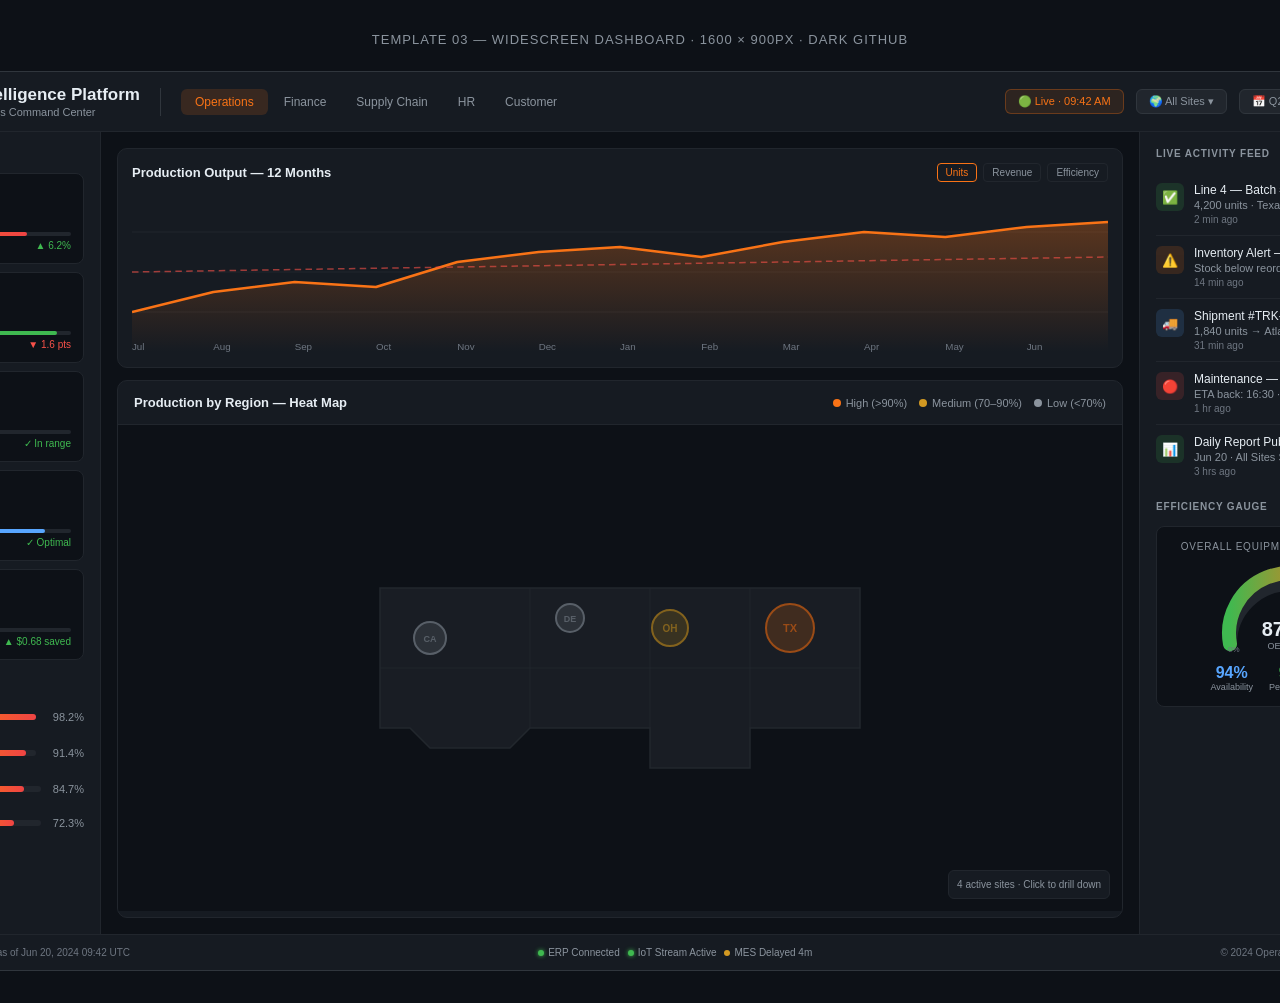
<file: powerbi-templates/mockups/template-03-widescreen.html>
<!DOCTYPE html>
<html lang="en">
<head>
<meta charset="UTF-8">
<title>Template 03 – Widescreen (1600×900)</title>
<style>
  * { box-sizing: border-box; margin: 0; padding: 0; font-family: 'Segoe UI', sans-serif; }
  body { background: #0d1117; display: flex; flex-direction: column; align-items: center; padding: 32px; gap: 24px; }
  .label { color: #8b949e; font-size: 13px; letter-spacing: 1px; text-transform: uppercase; }

  .canvas {
    width: 1600px; height: 900px; background: #0d1117;
    border: 1px solid #30363d; border-radius: 12px; overflow: hidden;
    display: grid; grid-template-rows: 60px 1fr 36px;
  }

  /* Header */
  .header {
    grid-column: 1/-1; background: #161b22;
    border-bottom: 1px solid #21262d;
    display: flex; align-items: center; justify-content: space-between; padding: 0 24px;
  }
  .header-left { display: flex; align-items: center; gap: 20px; }
  .logo-mark { width: 32px; height: 32px; background: linear-gradient(135deg, #f97316, #ef4444);
    border-radius: 8px; display: flex; align-items: center; justify-content: center; font-weight: 900; color: #fff; font-size: 15px; }
  .report-title { font-size: 17px; font-weight: 700; color: #e6edf3; }
  .report-desc { font-size: 11px; color: #8b949e; margin-top: 1px; }
  .divider { width: 1px; height: 28px; background: #30363d; }
  .nav-tabs { display: flex; gap: 2px; }
  .nav-tab { padding: 6px 14px; color: #8b949e; font-size: 12px; border-radius: 6px; cursor: pointer; }
  .nav-tab.active { background: rgba(249,115,22,0.15); color: #f97316; }
  .header-right { display: flex; align-items: center; gap: 12px; }
  .hdr-chip { background: #21262d; color: #8b949e; border: 1px solid #30363d;
    border-radius: 6px; padding: 5px 12px; font-size: 11px; cursor: pointer; }
  .hdr-chip.accent { background: rgba(249,115,22,0.1); color: #f97316; border-color: rgba(249,115,22,0.3); }

  /* 3-column layout */
  .layout { display: grid; grid-template-columns: 260px 1fr 300px; overflow: hidden; }

  /* Left panel */
  .left-panel { background: #161b22; border-right: 1px solid #21262d; padding: 16px; display: flex; flex-direction: column; gap: 14px; overflow-y: auto; }
  .panel-section-title { font-size: 10px; color: #8b949e; text-transform: uppercase; letter-spacing: 0.8px; font-weight: 600; }
  .metric-stack { display: flex; flex-direction: column; gap: 8px; }
  .metric-item { background: #0d1117; border: 1px solid #21262d; border-radius: 8px; padding: 12px; }
  .metric-item .m-label { font-size: 10px; color: #8b949e; margin-bottom: 4px; }
  .metric-item .m-value { font-size: 20px; font-weight: 700; color: #e6edf3; }
  .metric-item .m-bar-wrap { height: 4px; background: #21262d; border-radius: 2px; margin-top: 8px; }
  .metric-item .m-bar { height: 100%; border-radius: 2px; }
  .metric-item .m-foot { display: flex; justify-content: space-between; margin-top: 4px; }
  .metric-item .m-foot span { font-size: 10px; color: #8b949e; }
  .metric-item .m-foot .up { color: #3fb950; }
  .metric-item .m-foot .down { color: #f85149; }

  /* Center panel */
  .center-panel { padding: 16px; display: flex; flex-direction: column; gap: 12px; overflow: hidden; }

  /* Map-like area (geo mockup) */
  .geo-card { background: #161b22; border: 1px solid #21262d; border-radius: 10px; flex: 1; position: relative; overflow: hidden; }
  .geo-header { padding: 14px 16px; border-bottom: 1px solid #21262d; display: flex; justify-content: space-between; align-items: center; }
  .geo-title { font-size: 13px; font-weight: 700; color: #e6edf3; }
  .geo-legend { display: flex; gap: 12px; }
  .geo-leg-item { display: flex; align-items: center; gap: 5px; font-size: 11px; color: #8b949e; }
  .geo-leg-dot { width: 8px; height: 8px; border-radius: 50%; }
  .map-area { position: relative; height: calc(100% - 50px); background: #0d1117;
    display: flex; align-items: center; justify-content: center; }
  .map-svg { opacity: 0.6; }
  /* Bubble overlays */
  .bubble { position: absolute; border-radius: 50%; display: flex; align-items: center; justify-content: center; color: #fff; font-size: 10px; font-weight: 700; border: 2px solid rgba(255,255,255,0.2); }

  /* Line chart */
  .line-card { background: #161b22; border: 1px solid #21262d; border-radius: 10px; padding: 14px; height: 220px; }
  .lc-header { display: flex; justify-content: space-between; align-items: center; margin-bottom: 10px; }
  .lc-title { font-size: 13px; font-weight: 700; color: #e6edf3; }
  .lc-toggles { display: flex; gap: 6px; }
  .lc-toggle { font-size: 10px; color: #8b949e; padding: 3px 8px; border: 1px solid #21262d; border-radius: 4px; cursor: pointer; }
  .lc-toggle.active { color: #f97316; border-color: #f97316; }

  /* Right panel */
  .right-panel { background: #161b22; border-left: 1px solid #21262d; padding: 16px; display: flex; flex-direction: column; gap: 14px; overflow-y: auto; }

  /* Activity feed */
  .activity-list { display: flex; flex-direction: column; gap: 0; }
  .activity-item { display: flex; gap: 10px; padding: 10px 0; border-bottom: 1px solid #21262d; }
  .activity-item:last-child { border-bottom: none; }
  .activity-icon { width: 28px; height: 28px; border-radius: 6px; flex-shrink: 0;
    display: flex; align-items: center; justify-content: center; font-size: 13px; }
  .ai-green { background: rgba(63,185,80,0.15); }
  .ai-orange { background: rgba(249,115,22,0.15); }
  .ai-red { background: rgba(248,81,73,0.15); }
  .ai-blue { background: rgba(88,166,255,0.15); }
  .activity-body { flex: 1; }
  .activity-title { font-size: 12px; color: #e6edf3; font-weight: 500; }
  .activity-sub { font-size: 11px; color: #8b949e; margin-top: 2px; }
  .activity-time { font-size: 10px; color: #6e7681; margin-top: 3px; }

  /* Gauge */
  .gauge-section { background: #0d1117; border: 1px solid #21262d; border-radius: 8px; padding: 14px; text-align: center; }
  .gauge-title { font-size: 10px; color: #8b949e; text-transform: uppercase; letter-spacing: 0.8px; margin-bottom: 12px; }

  /* Leaderboard */
  .leaderboard { display: flex; flex-direction: column; gap: 8px; }
  .lb-item { display: flex; align-items: center; gap: 8px; }
  .lb-rank { width: 18px; font-size: 11px; color: #6e7681; font-weight: 700; text-align: center; }
  .lb-avatar { width: 24px; height: 24px; border-radius: 50%; font-size: 10px; font-weight: 700; color: #fff;
    display: flex; align-items: center; justify-content: center; flex-shrink: 0; }
  .lb-name { flex: 1; font-size: 12px; color: #c9d1d9; }
  .lb-bar-wrap { width: 80px; height: 6px; background: #21262d; border-radius: 3px; }
  .lb-bar { height: 100%; border-radius: 3px; background: linear-gradient(90deg, #f97316, #ef4444); }
  .lb-val { font-size: 11px; color: #8b949e; width: 40px; text-align: right; }

  /* Footer */
  .footer { grid-column: 1/-1; background: #161b22; border-top: 1px solid #21262d;
    display: flex; align-items: center; justify-content: space-between; padding: 0 20px; }
  .footer span { font-size: 10px; color: #6e7681; }
  .status-pills { display: flex; gap: 8px; }
  .status-pill { display: flex; align-items: center; gap: 4px; font-size: 10px; color: #8b949e; }
  .status-led { width: 6px; height: 6px; border-radius: 50%; }
  .led-green { background: #3fb950; box-shadow: 0 0 4px #3fb950; }
  .led-yellow { background: #d29922; }
</style>
</head>
<body>
<div class="label">Template 03 — Widescreen Dashboard · 1600 × 900px · Dark GitHub</div>
<div class="canvas">

  <!-- Header -->
  <div class="header">
    <div class="header-left">
      <div class="logo-mark">⚡</div>
      <div>
        <div class="report-title">Nexus Intelligence Platform</div>
        <div class="report-desc">Global Operations Command Center</div>
      </div>
      <div class="divider"></div>
      <div class="nav-tabs">
        <div class="nav-tab active">Operations</div>
        <div class="nav-tab">Finance</div>
        <div class="nav-tab">Supply Chain</div>
        <div class="nav-tab">HR</div>
        <div class="nav-tab">Customer</div>
      </div>
    </div>
    <div class="header-right">
      <div class="hdr-chip accent">🟢 Live · 09:42 AM</div>
      <div class="hdr-chip">🌍 All Sites ▾</div>
      <div class="hdr-chip">📅 Q2 2024 ▾</div>
      <div class="hdr-chip">⬇ Export</div>
    </div>
  </div>

  <!-- 3-col layout -->
  <div class="layout">

    <!-- Left -->
    <div class="left-panel">
      <div class="panel-section-title">Key Metrics</div>
      <div class="metric-stack">

        <div class="metric-item">
          <div class="m-label">Units Produced</div>
          <div class="m-value">142,840</div>
          <div class="m-bar-wrap"><div class="m-bar" style="width:78%;background:linear-gradient(90deg,#f97316,#ef4444)"></div></div>
          <div class="m-foot"><span>78% of target</span><span class="up">▲ 6.2%</span></div>
        </div>

        <div class="metric-item">
          <div class="m-label">On-Time Delivery</div>
          <div class="m-value">93.4%</div>
          <div class="m-bar-wrap"><div class="m-bar" style="width:93%;background:#3fb950"></div></div>
          <div class="m-foot"><span>Target: 95%</span><span class="down">▼ 1.6 pts</span></div>
        </div>

        <div class="metric-item">
          <div class="m-label">Defect Rate</div>
          <div class="m-value">1.8%</div>
          <div class="m-bar-wrap"><div class="m-bar" style="width:18%;background:#f85149"></div></div>
          <div class="m-foot"><span>Target: &lt;2%</span><span class="up">✓ In range</span></div>
        </div>

        <div class="metric-item">
          <div class="m-label">Capacity Utilization</div>
          <div class="m-value">87.2%</div>
          <div class="m-bar-wrap"><div class="m-bar" style="width:87%;background:#58a6ff"></div></div>
          <div class="m-foot"><span>Optimal: 85-90%</span><span class="up">✓ Optimal</span></div>
        </div>

        <div class="metric-item">
          <div class="m-label">Operating Cost/Unit</div>
          <div class="m-value">$14.82</div>
          <div class="m-bar-wrap"><div class="m-bar" style="width:62%;background:#d2a679"></div></div>
          <div class="m-foot"><span>Budget: $15.50</span><span class="up">▲ $0.68 saved</span></div>
        </div>

      </div>

      <div class="panel-section-title" style="margin-top:4px">Leaderboard — Sites</div>
      <div class="leaderboard">
        <div class="lb-item">
          <div class="lb-rank">1</div>
          <div class="lb-avatar" style="background:#f97316">TX</div>
          <div class="lb-name">Texas Plant</div>
          <div class="lb-bar-wrap"><div class="lb-bar" style="width:100%"></div></div>
          <div class="lb-val">98.2%</div>
        </div>
        <div class="lb-item">
          <div class="lb-rank">2</div>
          <div class="lb-avatar" style="background:#ef4444">OH</div>
          <div class="lb-name">Ohio Plant</div>
          <div class="lb-bar-wrap"><div class="lb-bar" style="width:88%"></div></div>
          <div class="lb-val">91.4%</div>
        </div>
        <div class="lb-item">
          <div class="lb-rank">3</div>
          <div class="lb-avatar" style="background:#8b949e">DE</div>
          <div class="lb-name">Delaware DC</div>
          <div class="lb-bar-wrap"><div class="lb-bar" style="width:76%"></div></div>
          <div class="lb-val">84.7%</div>
        </div>
        <div class="lb-item">
          <div class="lb-rank">4</div>
          <div class="lb-avatar" style="background:#6e7681">CA</div>
          <div class="lb-name">California</div>
          <div class="lb-bar-wrap"><div class="lb-bar" style="width:61%"></div></div>
          <div class="lb-val">72.3%</div>
        </div>
      </div>
    </div>

    <!-- Center -->
    <div class="center-panel">

      <!-- Line chart -->
      <div class="line-card">
        <div class="lc-header">
          <span class="lc-title">Production Output — 12 Months</span>
          <div class="lc-toggles">
            <span class="lc-toggle active">Units</span>
            <span class="lc-toggle">Revenue</span>
            <span class="lc-toggle">Efficiency</span>
          </div>
        </div>
        <svg width="100%" height="160" viewBox="0 0 900 160" preserveAspectRatio="none">
          <!-- Grid lines -->
          <line x1="0" y1="40" x2="900" y2="40" stroke="#21262d" stroke-width="1"/>
          <line x1="0" y1="80" x2="900" y2="80" stroke="#21262d" stroke-width="1"/>
          <line x1="0" y1="120" x2="900" y2="120" stroke="#21262d" stroke-width="1"/>
          <!-- Area fill -->
          <path d="M0,120 L75,100 L150,90 L225,95 L300,70 L375,60 L450,55 L525,65 L600,50 L675,40 L750,45 L825,35 L900,30 L900,160 L0,160 Z"
            fill="url(#areaGrad)" opacity="0.3"/>
          <!-- Line -->
          <path d="M0,120 L75,100 L150,90 L225,95 L300,70 L375,60 L450,55 L525,65 L600,50 L675,40 L750,45 L825,35 L900,30"
            fill="none" stroke="#f97316" stroke-width="2.5" stroke-linejoin="round"/>
          <!-- Target line -->
          <path d="M0,80 L900,65" fill="none" stroke="#f85149" stroke-width="1.5" stroke-dasharray="6,4" opacity="0.6"/>
          <defs>
            <linearGradient id="areaGrad" x1="0" y1="0" x2="0" y2="1">
              <stop offset="0%" stop-color="#f97316"/>
              <stop offset="100%" stop-color="#f97316" stop-opacity="0"/>
            </linearGradient>
          </defs>
          <!-- Month labels -->
          <text x="0" y="158" fill="#6e7681" font-size="9">Jul</text>
          <text x="75" y="158" fill="#6e7681" font-size="9">Aug</text>
          <text x="150" y="158" fill="#6e7681" font-size="9">Sep</text>
          <text x="225" y="158" fill="#6e7681" font-size="9">Oct</text>
          <text x="300" y="158" fill="#6e7681" font-size="9">Nov</text>
          <text x="375" y="158" fill="#6e7681" font-size="9">Dec</text>
          <text x="450" y="158" fill="#6e7681" font-size="9">Jan</text>
          <text x="525" y="158" fill="#6e7681" font-size="9">Feb</text>
          <text x="600" y="158" fill="#6e7681" font-size="9">Mar</text>
          <text x="675" y="158" fill="#6e7681" font-size="9">Apr</text>
          <text x="750" y="158" fill="#6e7681" font-size="9">May</text>
          <text x="825" y="158" fill="#6e7681" font-size="9">Jun</text>
        </svg>
      </div>

      <!-- Geo / map card -->
      <div class="geo-card">
        <div class="geo-header">
          <span class="geo-title">Production by Region — Heat Map</span>
          <div class="geo-legend">
            <div class="geo-leg-item"><div class="geo-leg-dot" style="background:#f97316"></div>High (&gt;90%)</div>
            <div class="geo-leg-item"><div class="geo-leg-dot" style="background:#d29922"></div>Medium (70–90%)</div>
            <div class="geo-leg-item"><div class="geo-leg-dot" style="background:#8b949e"></div>Low (&lt;70%)</div>
          </div>
        </div>
        <div class="map-area">
          <!-- Simple USA outline SVG approximation -->
          <svg width="580" height="280" viewBox="0 0 580 280" class="map-svg">
            <path d="M50,60 L530,60 L530,200 L420,200 L420,240 L320,240 L320,200 L200,200 L180,220 L100,220 L80,200 L50,200 Z"
              fill="#21262d" stroke="#30363d" stroke-width="1.5"/>
            <!-- State dividers (simplified) -->
            <line x1="200" y1="60" x2="200" y2="200" stroke="#30363d" stroke-width="0.8"/>
            <line x1="320" y1="60" x2="320" y2="200" stroke="#30363d" stroke-width="0.8"/>
            <line x1="420" y1="60" x2="420" y2="200" stroke="#30363d" stroke-width="0.8"/>
            <line x1="50" y1="140" x2="530" y2="140" stroke="#30363d" stroke-width="0.8"/>
            <!-- Bubbles -->
            <circle cx="460" cy="100" r="24" fill="rgba(249,115,22,0.3)" stroke="#f97316" stroke-width="2"/>
            <text x="460" y="104" text-anchor="middle" fill="#f97316" font-size="11" font-weight="700">TX</text>
            <circle cx="340" cy="100" r="18" fill="rgba(210,153,34,0.3)" stroke="#d29922" stroke-width="2"/>
            <text x="340" y="104" text-anchor="middle" fill="#d29922" font-size="10" font-weight="700">OH</text>
            <circle cx="240" cy="90" r="14" fill="rgba(139,148,158,0.3)" stroke="#8b949e" stroke-width="2"/>
            <text x="240" y="94" text-anchor="middle" fill="#8b949e" font-size="9" font-weight="700">DE</text>
            <circle cx="100" cy="110" r="16" fill="rgba(139,148,158,0.3)" stroke="#8b949e" stroke-width="2"/>
            <text x="100" y="114" text-anchor="middle" fill="#8b949e" font-size="9" font-weight="700">CA</text>
          </svg>
          <div style="position:absolute;bottom:12px;right:12px;background:#161b22;border:1px solid #21262d;border-radius:6px;padding:8px;font-size:10px;color:#8b949e">
            4 active sites · Click to drill down
          </div>
        </div>
      </div>

    </div>

    <!-- Right -->
    <div class="right-panel">
      <div class="panel-section-title">Live Activity Feed</div>
      <div class="activity-list">
        <div class="activity-item">
          <div class="activity-icon ai-green">✅</div>
          <div class="activity-body">
            <div class="activity-title">Line 4 — Batch #2841 Complete</div>
            <div class="activity-sub">4,200 units · Texas Plant</div>
            <div class="activity-time">2 min ago</div>
          </div>
        </div>
        <div class="activity-item">
          <div class="activity-icon ai-orange">⚠️</div>
          <div class="activity-body">
            <div class="activity-title">Inventory Alert — SKU-9921</div>
            <div class="activity-sub">Stock below reorder level · Ohio</div>
            <div class="activity-time">14 min ago</div>
          </div>
        </div>
        <div class="activity-item">
          <div class="activity-icon ai-blue">🚚</div>
          <div class="activity-body">
            <div class="activity-title">Shipment #TRK-8821 Departed</div>
            <div class="activity-sub">1,840 units → Atlanta DC</div>
            <div class="activity-time">31 min ago</div>
          </div>
        </div>
        <div class="activity-item">
          <div class="activity-icon ai-red">🔴</div>
          <div class="activity-body">
            <div class="activity-title">Maintenance — Press B Offline</div>
            <div class="activity-sub">ETA back: 16:30 · Delaware</div>
            <div class="activity-time">1 hr ago</div>
          </div>
        </div>
        <div class="activity-item">
          <div class="activity-icon ai-green">📊</div>
          <div class="activity-body">
            <div class="activity-title">Daily Report Published</div>
            <div class="activity-sub">Jun 20 · All Sites Summary</div>
            <div class="activity-time">3 hrs ago</div>
          </div>
        </div>
      </div>

      <div class="panel-section-title">Efficiency Gauge</div>
      <div class="gauge-section">
        <div class="gauge-title">Overall Equipment Effectiveness</div>
        <svg width="160" height="90" viewBox="0 0 160 90">
          <!-- Arc background -->
          <path d="M 20 80 A 60 60 0 0 1 140 80" fill="none" stroke="#21262d" stroke-width="14" stroke-linecap="round"/>
          <!-- Arc fill (87.2%) -->
          <path d="M 20 80 A 60 60 0 0 1 129 36" fill="none" stroke="url(#gaugeGrad)" stroke-width="14" stroke-linecap="round"/>
          <defs>
            <linearGradient id="gaugeGrad" x1="0" y1="0" x2="1" y2="0">
              <stop offset="0%" stop-color="#3fb950"/>
              <stop offset="100%" stop-color="#f97316"/>
            </linearGradient>
          </defs>
          <text x="80" y="72" text-anchor="middle" fill="#e6edf3" font-size="20" font-weight="800">87.2%</text>
          <text x="80" y="85" text-anchor="middle" fill="#8b949e" font-size="9">OEE Score</text>
          <text x="18" y="88" fill="#6e7681" font-size="8">0%</text>
          <text x="132" y="88" fill="#6e7681" font-size="8">100%</text>
        </svg>
        <div style="display:flex;justify-content:center;gap:16px;margin-top:6px">
          <div style="text-align:center"><div style="font-size:16px;font-weight:700;color:#58a6ff">94%</div><div style="font-size:9px;color:#8b949e">Availability</div></div>
          <div style="text-align:center"><div style="font-size:16px;font-weight:700;color:#3fb950">96%</div><div style="font-size:9px;color:#8b949e">Performance</div></div>
          <div style="text-align:center"><div style="font-size:16px;font-weight:700;color:#f97316">96%</div><div style="font-size:9px;color:#8b949e">Quality</div></div>
        </div>
      </div>

    </div>
  </div>

  <!-- Footer -->
  <div class="footer">
    <span>Nexus Intelligence v3.1 · Data as of Jun 20, 2024 09:42 UTC</span>
    <div class="status-pills">
      <div class="status-pill"><div class="status-led led-green"></div>ERP Connected</div>
      <div class="status-pill"><div class="status-led led-green"></div>IoT Stream Active</div>
      <div class="status-pill"><div class="status-led led-yellow"></div>MES Delayed 4m</div>
    </div>
    <span>© 2024 Operations Intelligence · Confidential</span>
  </div>

</div>
</body>
</html>
</file>
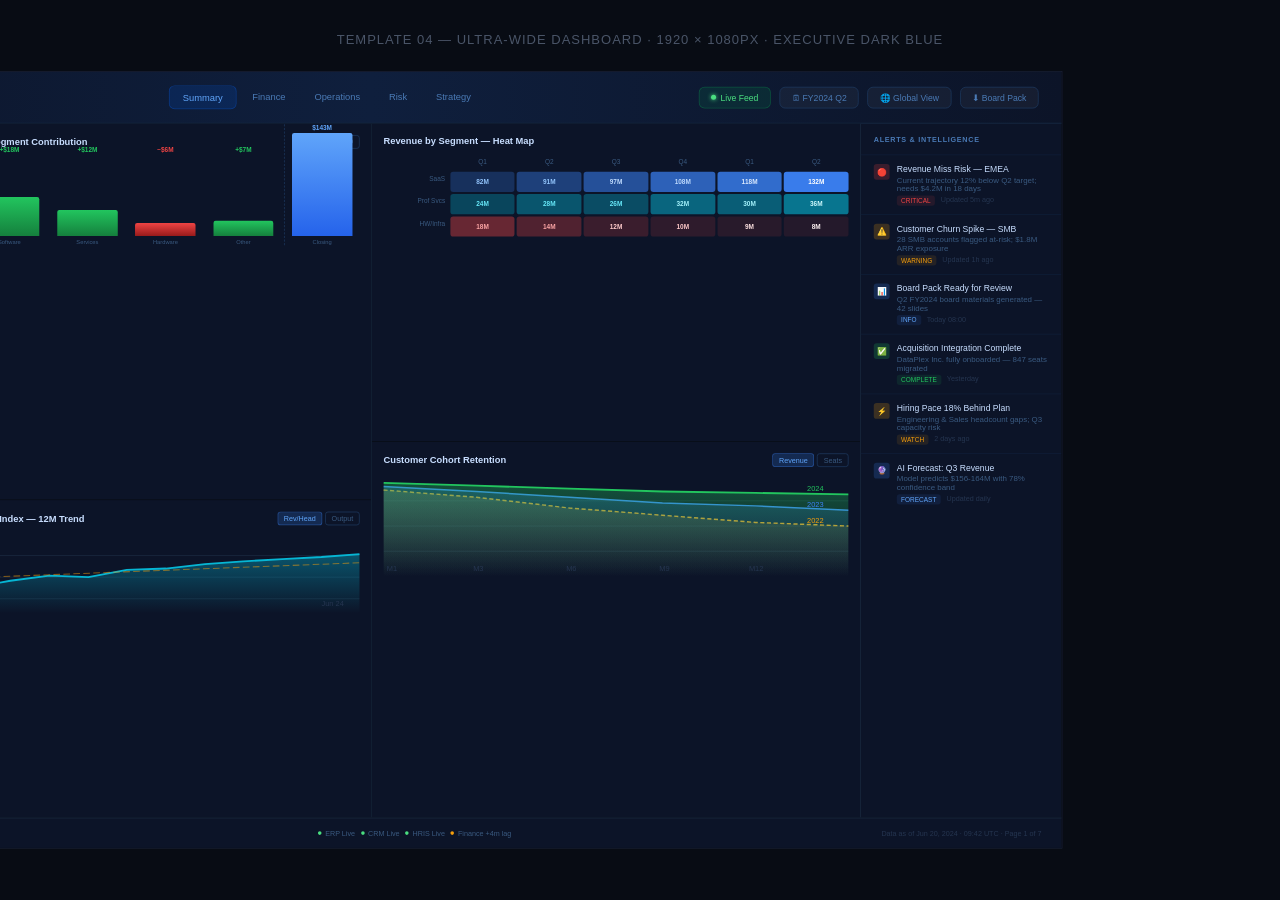
<file: powerbi-templates/mockups/template-04-ultrawide.html>
<!DOCTYPE html>
<html lang="en">
<head>
<meta charset="UTF-8">
<title>Template 04 – Ultra-Wide (1920×1080)</title>
<style>
  * { box-sizing: border-box; margin: 0; padding: 0; font-family: 'Segoe UI', sans-serif; }
  body { background: #080c14; display: flex; flex-direction: column; align-items: center; padding: 32px; gap: 24px; }
  .label { color: #4a5568; font-size: 13px; letter-spacing: 1px; text-transform: uppercase; }

  .canvas {
    width: 1920px; height: 1080px; background: #080c14;
    border: 1px solid #1a2035; overflow: hidden;
    display: grid; grid-template-rows: 72px 1fr 42px;
    transform-origin: top left; transform: scale(0.72); margin-bottom: -308px;
  }

  /* Header - executive tier */
  .header {
    display: flex; align-items: center; justify-content: space-between; padding: 0 32px;
    background: linear-gradient(90deg, #0c1428 0%, #0f1f3d 50%, #0c1428 100%);
    border-bottom: 1px solid #1e3a5f;
  }
  .brand { display: flex; align-items: center; gap: 16px; }
  .brand-logo { width: 42px; height: 42px; background: linear-gradient(135deg, #00c4ff, #0066ff);
    border-radius: 10px; display: flex; align-items: center; justify-content: center;
    font-weight: 900; color: #fff; font-size: 18px; box-shadow: 0 0 20px rgba(0,100,255,0.4); }
  .brand-text { font-size: 20px; font-weight: 800; color: #e8f4ff; letter-spacing: -0.3px; }
  .brand-sub { font-size: 11px; color: #4a7ab5; margin-top: 2px; letter-spacing: 0.5px; }
  .header-nav { display: flex; gap: 4px; }
  .hnav-item { padding: 8px 18px; font-size: 13px; color: #4a7ab5; border-radius: 8px; cursor: pointer; }
  .hnav-item.active { background: rgba(0,100,255,0.15); color: #60a5fa; border: 1px solid rgba(0,100,255,0.3); }
  .header-right { display: flex; align-items: center; gap: 12px; }
  .hchip { background: rgba(255,255,255,0.04); color: #4a7ab5; border: 1px solid #1e3a5f;
    border-radius: 8px; padding: 7px 16px; font-size: 12px; cursor: pointer; }
  .hchip.live { background: rgba(0,255,100,0.08); color: #4ade80; border-color: rgba(0,255,100,0.2);
    display: flex; align-items: center; gap: 6px; }
  .live-dot { width: 7px; height: 7px; border-radius: 50%; background: #4ade80;
    box-shadow: 0 0 6px #4ade80; animation: pulse 2s infinite; }
  @keyframes pulse { 0%,100% { opacity:1 } 50% { opacity:0.4 } }

  /* 5-col layout */
  .layout { display: grid; grid-template-columns: 280px 1fr 1fr 280px; overflow: hidden; gap: 0; }

  /* Shared panel styles */
  .panel { background: #0c1428; border-right: 1px solid #1a2a40; overflow: hidden; }
  .panel-inner { padding: 18px; }
  .sec-title { font-size: 10px; color: #4a7ab5; text-transform: uppercase; letter-spacing: 1px; font-weight: 700; margin-bottom: 14px; }

  /* Scorecard column */
  .scorecard-list { display: flex; flex-direction: column; gap: 10px; }
  .score-card { background: #0f1e38; border: 1px solid #1e3a5f; border-radius: 10px; padding: 14px 16px;
    position: relative; overflow: hidden; }
  .score-card::before { content: ''; position: absolute; left: 0; top: 0; bottom: 0; width: 3px; }
  .score-card.blue::before { background: #3b82f6; }
  .score-card.cyan::before { background: #06b6d4; }
  .score-card.green::before { background: #22c55e; }
  .score-card.amber::before { background: #f59e0b; }
  .score-card.red::before { background: #ef4444; }
  .sc-label { font-size: 10px; color: #4a7ab5; text-transform: uppercase; letter-spacing: 0.6px; }
  .sc-value { font-size: 24px; font-weight: 800; color: #e8f4ff; margin: 4px 0; }
  .sc-row { display: flex; justify-content: space-between; align-items: center; }
  .sc-delta { font-size: 11px; }
  .sc-delta.up { color: #22c55e; }
  .sc-delta.dn { color: #ef4444; }
  .sc-target { font-size: 10px; color: #3a5a80; }

  /* Chart panel styles */
  .chart-panel { background: #080c14; padding: 0; display: flex; flex-direction: column; gap: 1px; }
  .chart-block { background: #0c1428; padding: 16px; flex: 1; }
  .cb-header { display: flex; justify-content: space-between; align-items: center; margin-bottom: 12px; }
  .cb-title { font-size: 13px; font-weight: 700; color: #c8deff; }
  .cb-toggles { display: flex; gap: 4px; }
  .cb-t { font-size: 10px; color: #3a5a80; padding: 3px 8px; border: 1px solid #1e3a5f; border-radius: 4px; cursor: pointer; }
  .cb-t.active { background: rgba(59,130,246,0.2); color: #60a5fa; border-color: rgba(59,130,246,0.4); }

  /* Waterfall chart */
  .waterfall { display: flex; align-items: flex-end; gap: 4px; height: 140px; padding-bottom: 18px; position: relative; }
  .wf-bar { display: flex; flex-direction: column; align-items: center; flex: 1; }
  .wf-rect { width: 80%; border-radius: 3px 3px 0 0; }
  .wf-label { font-size: 8px; color: #3a5a80; margin-top: 4px; text-align: center; }
  .wf-val { font-size: 9px; font-weight: 700; margin-bottom: 2px; }

  /* Stacked area */
  .area-chart-wrap { height: 130px; }

  /* Heat matrix */
  .heat-grid { display: grid; grid-template-columns: repeat(7, 1fr); gap: 3px; }
  .heat-cell { height: 28px; border-radius: 4px; display: flex; align-items: center; justify-content: center; font-size: 9px; font-weight: 600; }
  .heat-label { height: 20px; display: flex; align-items: center; justify-content: center; font-size: 9px; color: #3a5a80; }

  /* Alert panel */
  .alert-panel { background: #0c1428; border-left: 1px solid #1a2a40; overflow: hidden; }
  .alert-list { display: flex; flex-direction: column; }
  .alert-item { padding: 12px 18px; border-bottom: 1px solid #0f1e38; display: flex; gap: 10px; align-items: flex-start; }
  .alert-item:last-child { border-bottom: none; }
  .alert-badge { width: 22px; height: 22px; border-radius: 4px; display: flex; align-items: center; justify-content: center; font-size: 11px; flex-shrink: 0; }
  .ab-crit { background: rgba(239,68,68,0.2); }
  .ab-warn { background: rgba(245,158,11,0.2); }
  .ab-info { background: rgba(59,130,246,0.2); }
  .ab-ok { background: rgba(34,197,94,0.2); }
  .alert-content { flex: 1; }
  .al-title { font-size: 12px; color: #c8deff; font-weight: 500; }
  .al-desc { font-size: 11px; color: #3a5a80; margin-top: 2px; }
  .al-meta { display: flex; gap: 8px; margin-top: 4px; }
  .al-tag { font-size: 9px; padding: 2px 6px; border-radius: 4px; }
  .tag-crit { background: rgba(239,68,68,0.1); color: #ef4444; }
  .tag-warn { background: rgba(245,158,11,0.1); color: #f59e0b; }
  .tag-info { background: rgba(59,130,246,0.1); color: #60a5fa; }
  .tag-ok { background: rgba(34,197,94,0.1); color: #22c55e; }
  .al-time { font-size: 10px; color: #253550; }

  /* Footer */
  .footer {
    background: #0c1428; border-top: 1px solid #1a2a40;
    display: flex; align-items: center; justify-content: space-between; padding: 0 28px;
  }
  .footer span { font-size: 10px; color: #253550; }
  .footer-center { display: flex; gap: 8px; }
  .fc-pill { display: flex; align-items: center; gap: 5px; font-size: 10px; color: #3a5a80; }
  .fc-dot { width: 5px; height: 5px; border-radius: 50%; }
</style>
</head>
<body>
<div class="label">Template 04 — Ultra-Wide Dashboard · 1920 × 1080px · Executive Dark Blue</div>
<div class="canvas">

  <!-- Header -->
  <div class="header">
    <div class="brand">
      <div class="brand-logo">N</div>
      <div>
        <div class="brand-text">NovaSight Executive</div>
        <div class="brand-sub">ENTERPRISE COMMAND CENTER · CONFIDENTIAL</div>
      </div>
    </div>
    <div class="header-nav">
      <div class="hnav-item active">Summary</div>
      <div class="hnav-item">Finance</div>
      <div class="hnav-item">Operations</div>
      <div class="hnav-item">Risk</div>
      <div class="hnav-item">Strategy</div>
    </div>
    <div class="header-right">
      <div class="hchip live"><div class="live-dot"></div>Live Feed</div>
      <div class="hchip">🗓 FY2024 Q2</div>
      <div class="hchip">🌐 Global View</div>
      <div class="hchip">⬇ Board Pack</div>
    </div>
  </div>

  <!-- Layout -->
  <div class="layout">

    <!-- Scorecard column -->
    <div class="panel">
      <div class="panel-inner">
        <div class="sec-title">Executive Scorecards</div>
        <div class="scorecard-list">
          <div class="score-card blue">
            <div class="sc-label">Group Revenue</div>
            <div class="sc-value">$142.8M</div>
            <div class="sc-row"><span class="sc-delta up">▲ 18.4% YoY</span><span class="sc-target">Target: $138M</span></div>
          </div>
          <div class="score-card cyan">
            <div class="sc-label">EBITDA</div>
            <div class="sc-value">$38.2M</div>
            <div class="sc-row"><span class="sc-delta up">▲ 26.7% YoY</span><span class="sc-target">Margin: 26.7%</span></div>
          </div>
          <div class="score-card green">
            <div class="sc-label">Free Cash Flow</div>
            <div class="sc-value">$24.6M</div>
            <div class="sc-row"><span class="sc-delta up">▲ 11.2% QoQ</span><span class="sc-target">Conversion: 64%</span></div>
          </div>
          <div class="score-card amber">
            <div class="sc-label">Customer NPS</div>
            <div class="sc-value">+72</div>
            <div class="sc-row"><span class="sc-delta up">▲ 4 pts</span><span class="sc-target">Benchmark: +65</span></div>
          </div>
          <div class="score-card red">
            <div class="sc-label">Churn Rate</div>
            <div class="sc-value">2.8%</div>
            <div class="sc-row"><span class="sc-delta dn">▲ 0.4 pts</span><span class="sc-target">Target: &lt;2.5%</span></div>
          </div>
          <div class="score-card blue">
            <div class="sc-label">Headcount</div>
            <div class="sc-value">4,821</div>
            <div class="sc-row"><span class="sc-delta up">+124 YTD</span><span class="sc-target">Plan: 5,100</span></div>
          </div>
        </div>
      </div>
    </div>

    <!-- Center-left charts -->
    <div class="chart-panel">
      <div class="chart-block" style="flex:1.2">
        <div class="cb-header">
          <span class="cb-title">Revenue Waterfall — Segment Contribution</span>
          <div class="cb-toggles"><span class="cb-t active">Q2</span><span class="cb-t">YTD</span></div>
        </div>
        <div class="waterfall">
          <div class="wf-bar"><div class="wf-val" style="color:#60a5fa">$112M</div><div class="wf-rect" style="height:112px;background:linear-gradient(180deg,#3b82f6,#1d4ed8)"></div><div class="wf-label">Opening</div></div>
          <div class="wf-bar"><div class="wf-val" style="color:#22c55e">+$18M</div><div class="wf-rect" style="height:54px;background:linear-gradient(180deg,#22c55e,#15803d);margin-top:58px"></div><div class="wf-label">Software</div></div>
          <div class="wf-bar"><div class="wf-val" style="color:#22c55e">+$12M</div><div class="wf-rect" style="height:36px;background:linear-gradient(180deg,#22c55e,#15803d);margin-top:76px"></div><div class="wf-label">Services</div></div>
          <div class="wf-bar"><div class="wf-val" style="color:#ef4444">−$6M</div><div class="wf-rect" style="height:18px;background:linear-gradient(180deg,#ef4444,#991b1b);margin-top:94px"></div><div class="wf-label">Hardware</div></div>
          <div class="wf-bar"><div class="wf-val" style="color:#22c55e">+$7M</div><div class="wf-rect" style="height:21px;background:linear-gradient(180deg,#22c55e,#15803d);margin-top:91px"></div><div class="wf-label">Other</div></div>
          <div class="wf-bar" style="border-left:1px dashed #1e3a5f"><div class="wf-val" style="color:#60a5fa">$143M</div><div class="wf-rect" style="height:143px;background:linear-gradient(180deg,#60a5fa,#2563eb)"></div><div class="wf-label">Closing</div></div>
        </div>
      </div>
      <div class="chart-block" style="flex:1">
        <div class="cb-header">
          <span class="cb-title">Workforce Productivity Index — 12M Trend</span>
          <div class="cb-toggles"><span class="cb-t active">Rev/Head</span><span class="cb-t">Output</span></div>
        </div>
        <svg width="100%" height="110" viewBox="0 0 560 110" preserveAspectRatio="none">
          <defs>
            <linearGradient id="wfGrad" x1="0" y1="0" x2="0" y2="1">
              <stop offset="0%" stop-color="#06b6d4" stop-opacity="0.4"/>
              <stop offset="100%" stop-color="#06b6d4" stop-opacity="0"/>
            </linearGradient>
          </defs>
          <line x1="0" y1="30" x2="560" y2="30" stroke="#1a2a40" stroke-width="1"/>
          <line x1="0" y1="60" x2="560" y2="60" stroke="#1a2a40" stroke-width="1"/>
          <line x1="0" y1="90" x2="560" y2="90" stroke="#1a2a40" stroke-width="1"/>
          <path d="M0,80 L47,72 L94,75 L140,65 L187,58 L234,60 L280,50 L327,48 L374,42 L420,38 L467,35 L514,32 L560,28 L560,110 L0,110 Z" fill="url(#wfGrad)"/>
          <path d="M0,80 L47,72 L94,75 L140,65 L187,58 L234,60 L280,50 L327,48 L374,42 L420,38 L467,35 L514,32 L560,28" fill="none" stroke="#06b6d4" stroke-width="2.5"/>
          <!-- Target -->
          <path d="M0,65 L560,40" fill="none" stroke="#f59e0b" stroke-width="1.5" stroke-dasharray="8,4" opacity="0.5"/>
          <text x="10" y="100" fill="#253550" font-size="9">Jul 23</text>
          <text x="514" y="100" fill="#253550" font-size="9">Jun 24</text>
        </svg>
      </div>
    </div>

    <!-- Center-right charts -->
    <div class="chart-panel" style="border-left:1px solid #1a2a40">
      <div class="chart-block" style="flex:1">
        <div class="cb-header">
          <span class="cb-title">Revenue by Segment — Heat Map</span>
        </div>
        <div>
          <div class="heat-grid" style="margin-bottom:4px">
            <div class="heat-label"></div>
            <div class="heat-label">Q1</div><div class="heat-label">Q2</div><div class="heat-label">Q3</div>
            <div class="heat-label">Q4</div><div class="heat-label">Q1</div><div class="heat-label">Q2</div>
          </div>
          <div class="heat-grid">
            <div class="heat-label" style="justify-content:flex-end;padding-right:4px;font-size:9px;color:#3a5a80">SaaS</div>
            <div class="heat-cell" style="background:rgba(59,130,246,0.25);color:#93c5fd">82M</div>
            <div class="heat-cell" style="background:rgba(59,130,246,0.4);color:#93c5fd">91M</div>
            <div class="heat-cell" style="background:rgba(59,130,246,0.55);color:#bfdbfe">97M</div>
            <div class="heat-cell" style="background:rgba(59,130,246,0.7);color:#bfdbfe">108M</div>
            <div class="heat-cell" style="background:rgba(59,130,246,0.8);color:#dbeafe">118M</div>
            <div class="heat-cell" style="background:rgba(59,130,246,0.95);color:#fff">132M</div>

            <div class="heat-label" style="justify-content:flex-end;padding-right:4px;font-size:9px;color:#3a5a80">Prof Svcs</div>
            <div class="heat-cell" style="background:rgba(6,182,212,0.3);color:#67e8f9">24M</div>
            <div class="heat-cell" style="background:rgba(6,182,212,0.4);color:#67e8f9">28M</div>
            <div class="heat-cell" style="background:rgba(6,182,212,0.35);color:#67e8f9">26M</div>
            <div class="heat-cell" style="background:rgba(6,182,212,0.5);color:#a5f3fc">32M</div>
            <div class="heat-cell" style="background:rgba(6,182,212,0.45);color:#a5f3fc">30M</div>
            <div class="heat-cell" style="background:rgba(6,182,212,0.6);color:#cffafe">36M</div>

            <div class="heat-label" style="justify-content:flex-end;padding-right:4px;font-size:9px;color:#3a5a80">HW/Infra</div>
            <div class="heat-cell" style="background:rgba(239,68,68,0.4);color:#fca5a5">18M</div>
            <div class="heat-cell" style="background:rgba(239,68,68,0.3);color:#fca5a5">14M</div>
            <div class="heat-cell" style="background:rgba(239,68,68,0.2);color:#fecaca">12M</div>
            <div class="heat-cell" style="background:rgba(239,68,68,0.15);color:#fecaca">10M</div>
            <div class="heat-cell" style="background:rgba(239,68,68,0.12);color:#fee2e2">9M</div>
            <div class="heat-cell" style="background:rgba(239,68,68,0.1);color:#fef2f2">8M</div>
          </div>
        </div>
      </div>
      <div class="chart-block" style="flex:1.2">
        <div class="cb-header">
          <span class="cb-title">Customer Cohort Retention</span>
          <div class="cb-toggles"><span class="cb-t active">Revenue</span><span class="cb-t">Seats</span></div>
        </div>
        <svg width="100%" height="140" viewBox="0 0 560 140" preserveAspectRatio="none">
          <defs>
            <linearGradient id="cg1" x1="0" y1="0" x2="0" y2="1"><stop offset="0%" stop-color="#22c55e" stop-opacity="0.5"/><stop offset="100%" stop-color="#22c55e" stop-opacity="0"/></linearGradient>
            <linearGradient id="cg2" x1="0" y1="0" x2="0" y2="1"><stop offset="0%" stop-color="#3b82f6" stop-opacity="0.4"/><stop offset="100%" stop-color="#3b82f6" stop-opacity="0"/></linearGradient>
            <linearGradient id="cg3" x1="0" y1="0" x2="0" y2="1"><stop offset="0%" stop-color="#f59e0b" stop-opacity="0.3"/><stop offset="100%" stop-color="#f59e0b" stop-opacity="0"/></linearGradient>
          </defs>
          <!-- Grid -->
          <line x1="0" y1="35" x2="560" y2="35" stroke="#1a2a40" stroke-width="1"/>
          <line x1="0" y1="70" x2="560" y2="70" stroke="#1a2a40" stroke-width="1"/>
          <line x1="0" y1="105" x2="560" y2="105" stroke="#1a2a40" stroke-width="1"/>
          <!-- 2022 cohort (declining) -->
          <path d="M0,20 L112,30 L224,45 L336,55 L448,65 L560,70 L560,140 L0,140Z" fill="url(#cg3)" opacity="0.7"/>
          <path d="M0,20 L112,30 L224,45 L336,55 L448,65 L560,70" fill="none" stroke="#f59e0b" stroke-width="2" stroke-dasharray="5,3"/>
          <!-- 2023 cohort -->
          <path d="M0,15 L112,22 L224,30 L336,38 L448,42 L560,48 L560,140 L0,140Z" fill="url(#cg2)" opacity="0.7"/>
          <path d="M0,15 L112,22 L224,30 L336,38 L448,42 L560,48" fill="none" stroke="#3b82f6" stroke-width="2"/>
          <!-- 2024 cohort (best) -->
          <path d="M0,10 L112,14 L224,18 L336,22 L448,24 L560,26 L560,140 L0,140Z" fill="url(#cg1)" opacity="0.7"/>
          <path d="M0,10 L112,14 L224,18 L336,22 L448,24 L560,26" fill="none" stroke="#22c55e" stroke-width="2.5"/>
          <!-- Labels -->
          <text x="510" y="22" fill="#22c55e" font-size="9">2024</text>
          <text x="510" y="44" fill="#3b82f6" font-size="9">2023</text>
          <text x="510" y="66" fill="#f59e0b" font-size="9">2022</text>
          <text x="4" y="132" fill="#253550" font-size="9">M1</text>
          <text x="108" y="132" fill="#253550" font-size="9">M3</text>
          <text x="220" y="132" fill="#253550" font-size="9">M6</text>
          <text x="332" y="132" fill="#253550" font-size="9">M9</text>
          <text x="440" y="132" fill="#253550" font-size="9">M12</text>
        </svg>
      </div>
    </div>

    <!-- Right alert panel -->
    <div class="alert-panel">
      <div style="padding:16px 18px;border-bottom:1px solid #0f1e38">
        <div class="sec-title" style="margin-bottom:0">Alerts & Intelligence</div>
      </div>
      <div class="alert-list">
        <div class="alert-item">
          <div class="alert-badge ab-crit">🔴</div>
          <div class="alert-content">
            <div class="al-title">Revenue Miss Risk — EMEA</div>
            <div class="al-desc">Current trajectory 12% below Q2 target; needs $4.2M in 18 days</div>
            <div class="al-meta"><span class="al-tag tag-crit">CRITICAL</span><span class="al-time">Updated 5m ago</span></div>
          </div>
        </div>
        <div class="alert-item">
          <div class="alert-badge ab-warn">⚠️</div>
          <div class="alert-content">
            <div class="al-title">Customer Churn Spike — SMB</div>
            <div class="al-desc">28 SMB accounts flagged at-risk; $1.8M ARR exposure</div>
            <div class="al-meta"><span class="al-tag tag-warn">WARNING</span><span class="al-time">Updated 1h ago</span></div>
          </div>
        </div>
        <div class="alert-item">
          <div class="alert-badge ab-info">📊</div>
          <div class="alert-content">
            <div class="al-title">Board Pack Ready for Review</div>
            <div class="al-desc">Q2 FY2024 board materials generated — 42 slides</div>
            <div class="al-meta"><span class="al-tag tag-info">INFO</span><span class="al-time">Today 08:00</span></div>
          </div>
        </div>
        <div class="alert-item">
          <div class="alert-badge ab-ok">✅</div>
          <div class="alert-content">
            <div class="al-title">Acquisition Integration Complete</div>
            <div class="al-desc">DataPlex Inc. fully onboarded — 847 seats migrated</div>
            <div class="al-meta"><span class="al-tag tag-ok">COMPLETE</span><span class="al-time">Yesterday</span></div>
          </div>
        </div>
        <div class="alert-item">
          <div class="alert-badge ab-warn">⚡</div>
          <div class="alert-content">
            <div class="al-title">Hiring Pace 18% Behind Plan</div>
            <div class="al-desc">Engineering & Sales headcount gaps; Q3 capacity risk</div>
            <div class="al-meta"><span class="al-tag tag-warn">WATCH</span><span class="al-time">2 days ago</span></div>
          </div>
        </div>
        <div class="alert-item">
          <div class="alert-badge ab-info">🔮</div>
          <div class="alert-content">
            <div class="al-title">AI Forecast: Q3 Revenue</div>
            <div class="al-desc">Model predicts $156-164M with 78% confidence band</div>
            <div class="al-meta"><span class="al-tag tag-info">FORECAST</span><span class="al-time">Updated daily</span></div>
          </div>
        </div>
      </div>
    </div>

  </div>

  <!-- Footer -->
  <div class="footer">
    <span>NovaSight Enterprise v4.2 · Board Distribution — STRICTLY CONFIDENTIAL</span>
    <div class="footer-center">
      <div class="fc-pill"><div class="fc-dot" style="background:#4ade80"></div>ERP Live</div>
      <div class="fc-pill"><div class="fc-dot" style="background:#4ade80"></div>CRM Live</div>
      <div class="fc-pill"><div class="fc-dot" style="background:#4ade80"></div>HRIS Live</div>
      <div class="fc-pill"><div class="fc-dot" style="background:#f59e0b"></div>Finance +4m lag</div>
    </div>
    <span>Data as of Jun 20, 2024 · 09:42 UTC · Page 1 of 7</span>
  </div>

</div>
</body>
</html>
</file>
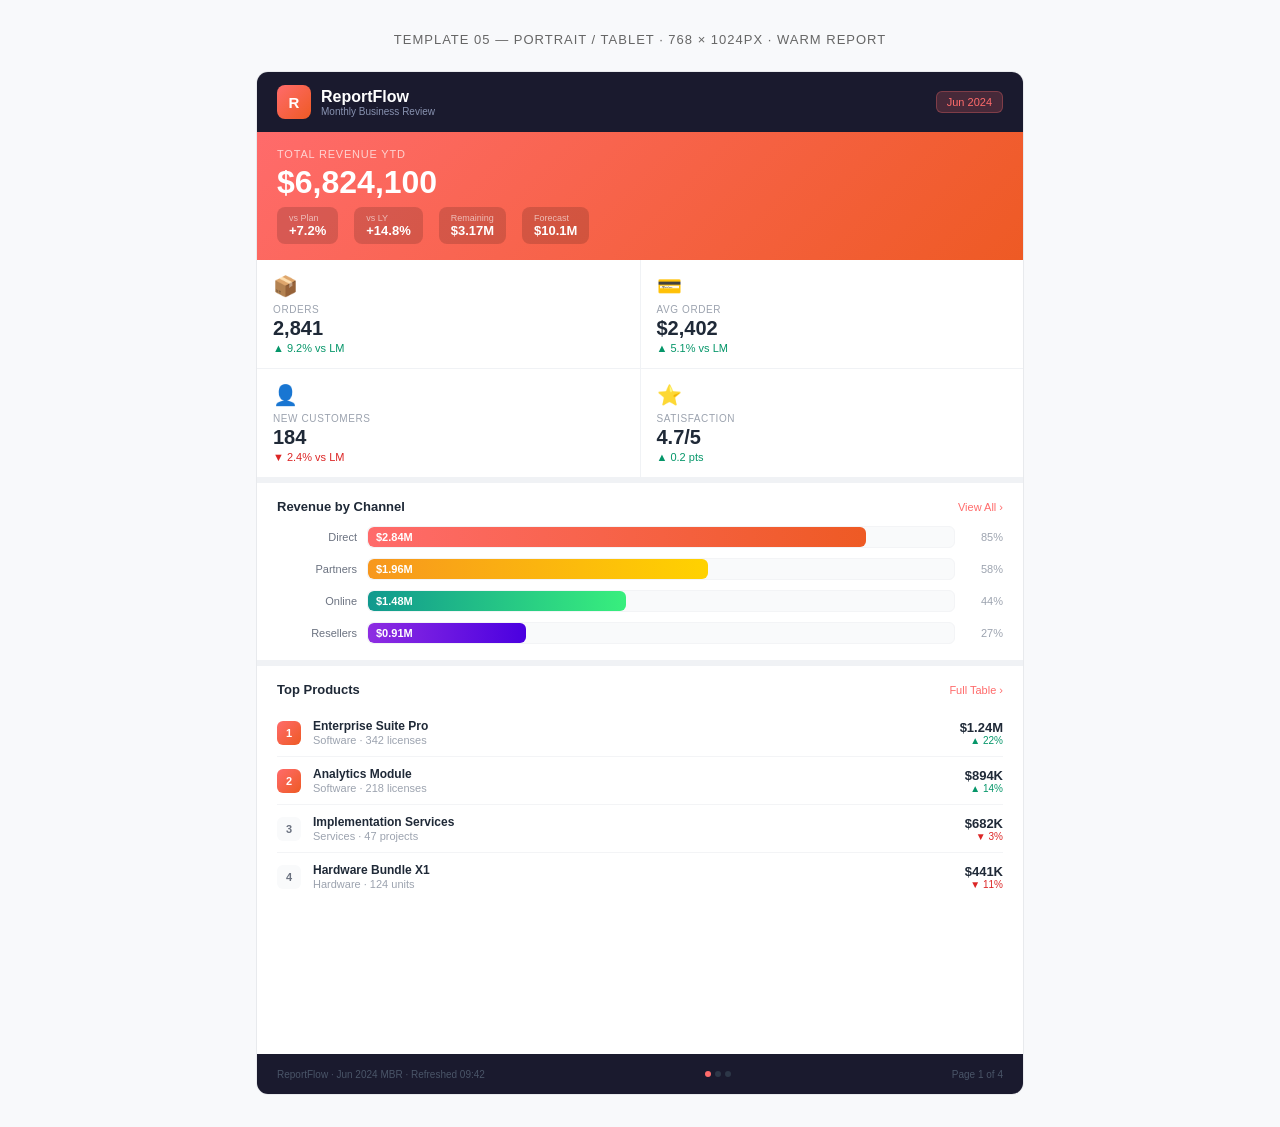
<file: powerbi-templates/mockups/template-05-portrait.html>
<!DOCTYPE html>
<html lang="en">
<head>
<meta charset="UTF-8">
<title>Template 05 – Portrait/Mobile (768×1024)</title>
<style>
  * { box-sizing: border-box; margin: 0; padding: 0; font-family: 'Segoe UI', sans-serif; }
  body { background: #f8f9fb; display: flex; flex-direction: column; align-items: center; padding: 32px; gap: 24px; }
  .label { color: #666; font-size: 13px; letter-spacing: 1px; text-transform: uppercase; }

  .canvas {
    width: 768px; height: 1024px; background: #ffffff;
    border: 1px solid #e8eaed; border-radius: 12px; overflow: hidden;
    display: flex; flex-direction: column;
  }

  /* Header */
  .header { height: 60px; background: #1a1a2e; display: flex; align-items: center;
    justify-content: space-between; padding: 0 20px; flex-shrink: 0; }
  .brand { display: flex; align-items: center; gap: 10px; }
  .logo { width: 34px; height: 34px; background: linear-gradient(135deg, #ff6b6b, #ee5a24);
    border-radius: 8px; display: flex; align-items: center; justify-content: center;
    font-weight: 900; color: #fff; font-size: 15px; }
  .brand-name { font-size: 16px; font-weight: 700; color: #fff; }
  .brand-sub { font-size: 10px; color: #8892b0; }
  .header-right { display: flex; align-items: center; gap: 8px; }
  .hbadge { background: rgba(255,107,107,0.2); color: #ff6b6b; border: 1px solid rgba(255,107,107,0.3);
    border-radius: 6px; padding: 4px 10px; font-size: 11px; }

  /* Summary strip */
  .summary { background: linear-gradient(135deg, #ff6b6b 0%, #ee5a24 100%);
    padding: 16px 20px; flex-shrink: 0; }
  .summary-title { font-size: 11px; color: rgba(255,255,255,0.7); text-transform: uppercase; letter-spacing: 0.8px; }
  .summary-value { font-size: 32px; font-weight: 800; color: #fff; margin: 4px 0; }
  .summary-row { display: flex; gap: 16px; margin-top: 6px; }
  .summary-stat { background: rgba(0,0,0,0.15); border-radius: 8px; padding: 6px 12px; }
  .ss-label { font-size: 9px; color: rgba(255,255,255,0.6); }
  .ss-value { font-size: 13px; font-weight: 700; color: #fff; }

  /* KPI grid */
  .kpi-grid { display: grid; grid-template-columns: 1fr 1fr; gap: 1px; background: #f0f2f5; flex-shrink: 0; }
  .kpi-cell { background: #fff; padding: 14px 16px; }
  .kc-icon { font-size: 20px; margin-bottom: 6px; }
  .kc-label { font-size: 10px; color: #9ca3af; text-transform: uppercase; letter-spacing: 0.6px; }
  .kc-value { font-size: 20px; font-weight: 800; color: #1f2937; margin: 2px 0; }
  .kc-delta { font-size: 11px; }
  .delta-up { color: #059669; }
  .delta-dn { color: #dc2626; }

  /* Section */
  .section { padding: 16px 20px; flex-shrink: 0; }
  .section-header { display: flex; justify-content: space-between; align-items: center; margin-bottom: 12px; }
  .section-title { font-size: 13px; font-weight: 700; color: #1f2937; }
  .section-link { font-size: 11px; color: #ff6b6b; }
  .divider { height: 6px; background: #f0f2f5; flex-shrink: 0; }

  /* Horizontal bar chart */
  .hbar-list { display: flex; flex-direction: column; gap: 10px; }
  .hbar-item { display: flex; align-items: center; gap: 10px; }
  .hbar-label { width: 80px; font-size: 11px; color: #6b7280; text-align: right; flex-shrink: 0; }
  .hbar-track { flex: 1; height: 22px; background: #f9fafb; border-radius: 6px; overflow: hidden; border: 1px solid #f3f4f6; }
  .hbar-fill { height: 100%; border-radius: 6px; display: flex; align-items: center; padding-left: 8px; }
  .hbar-fill span { font-size: 11px; font-weight: 700; color: #fff; }
  .hbar-pct { width: 38px; font-size: 11px; color: #9ca3af; text-align: right; flex-shrink: 0; }

  /* Trend list */
  .trend-list { display: flex; flex-direction: column; gap: 0; }
  .trend-item { display: flex; align-items: center; gap: 12px; padding: 10px 0;
    border-bottom: 1px solid #f3f4f6; }
  .trend-item:last-child { border-bottom: none; }
  .trend-rank { width: 24px; height: 24px; background: #f9fafb; border-radius: 6px;
    display: flex; align-items: center; justify-content: center; font-size: 11px; font-weight: 700; color: #6b7280; flex-shrink: 0; }
  .trend-rank.top { background: linear-gradient(135deg,#ff6b6b,#ee5a24); color: #fff; }
  .trend-info { flex: 1; }
  .trend-name { font-size: 12px; font-weight: 600; color: #1f2937; }
  .trend-sub { font-size: 11px; color: #9ca3af; margin-top: 1px; }
  .trend-value { font-size: 13px; font-weight: 700; color: #1f2937; }
  .trend-delta { font-size: 10px; text-align: right; }

  /* Donut row */
  .donut-row { display: flex; gap: 16px; justify-content: center; }
  .donut-item { text-align: center; }
  .donut-sub { font-size: 10px; color: #9ca3af; margin-top: 4px; }

  /* Footer */
  .footer { margin-top: auto; height: 40px; background: #1a1a2e;
    display: flex; align-items: center; justify-content: space-between; padding: 0 20px; flex-shrink: 0; }
  .footer span { font-size: 10px; color: #4a5568; }
  .footer-dots { display: flex; gap: 4px; }
  .fdot { width: 6px; height: 6px; border-radius: 50%; background: #2d3748; }
  .fdot.active { background: #ff6b6b; }
</style>
</head>
<body>
<div class="label">Template 05 — Portrait / Tablet · 768 × 1024px · Warm Report</div>
<div class="canvas">

  <!-- Header -->
  <div class="header">
    <div class="brand">
      <div class="logo">R</div>
      <div>
        <div class="brand-name">ReportFlow</div>
        <div class="brand-sub">Monthly Business Review</div>
      </div>
    </div>
    <div class="header-right">
      <div class="hbadge">Jun 2024</div>
    </div>
  </div>

  <!-- Summary hero -->
  <div class="summary">
    <div class="summary-title">Total Revenue YTD</div>
    <div class="summary-value">$6,824,100</div>
    <div class="summary-row">
      <div class="summary-stat"><div class="ss-label">vs Plan</div><div class="ss-value">+7.2%</div></div>
      <div class="summary-stat"><div class="ss-label">vs LY</div><div class="ss-value">+14.8%</div></div>
      <div class="summary-stat"><div class="ss-label">Remaining</div><div class="ss-value">$3.17M</div></div>
      <div class="summary-stat"><div class="ss-label">Forecast</div><div class="ss-value">$10.1M</div></div>
    </div>
  </div>

  <!-- KPI grid -->
  <div class="kpi-grid">
    <div class="kpi-cell">
      <div class="kc-icon">📦</div>
      <div class="kc-label">Orders</div>
      <div class="kc-value">2,841</div>
      <div class="kc-delta delta-up">▲ 9.2% vs LM</div>
    </div>
    <div class="kpi-cell">
      <div class="kc-icon">💳</div>
      <div class="kc-label">Avg Order</div>
      <div class="kc-value">$2,402</div>
      <div class="kc-delta delta-up">▲ 5.1% vs LM</div>
    </div>
    <div class="kpi-cell">
      <div class="kc-icon">👤</div>
      <div class="kc-label">New Customers</div>
      <div class="kc-value">184</div>
      <div class="kc-delta delta-dn">▼ 2.4% vs LM</div>
    </div>
    <div class="kpi-cell">
      <div class="kc-icon">⭐</div>
      <div class="kc-label">Satisfaction</div>
      <div class="kc-value">4.7/5</div>
      <div class="kc-delta delta-up">▲ 0.2 pts</div>
    </div>
  </div>

  <div class="divider"></div>

  <!-- Revenue by channel -->
  <div class="section">
    <div class="section-header">
      <span class="section-title">Revenue by Channel</span>
      <span class="section-link">View All ›</span>
    </div>
    <div class="hbar-list">
      <div class="hbar-item">
        <div class="hbar-label">Direct</div>
        <div class="hbar-track"><div class="hbar-fill" style="width:85%;background:linear-gradient(90deg,#ff6b6b,#ee5a24)"><span>$2.84M</span></div></div>
        <div class="hbar-pct">85%</div>
      </div>
      <div class="hbar-item">
        <div class="hbar-label">Partners</div>
        <div class="hbar-track"><div class="hbar-fill" style="width:58%;background:linear-gradient(90deg,#f7971e,#ffd200)"><span>$1.96M</span></div></div>
        <div class="hbar-pct">58%</div>
      </div>
      <div class="hbar-item">
        <div class="hbar-label">Online</div>
        <div class="hbar-track"><div class="hbar-fill" style="width:44%;background:linear-gradient(90deg,#11998e,#38ef7d)"><span>$1.48M</span></div></div>
        <div class="hbar-pct">44%</div>
      </div>
      <div class="hbar-item">
        <div class="hbar-label">Resellers</div>
        <div class="hbar-track"><div class="hbar-fill" style="width:27%;background:linear-gradient(90deg,#8e2de2,#4a00e0)"><span>$0.91M</span></div></div>
        <div class="hbar-pct">27%</div>
      </div>
    </div>
  </div>

  <div class="divider"></div>

  <!-- Top products -->
  <div class="section">
    <div class="section-header">
      <span class="section-title">Top Products</span>
      <span class="section-link">Full Table ›</span>
    </div>
    <div class="trend-list">
      <div class="trend-item">
        <div class="trend-rank top">1</div>
        <div class="trend-info"><div class="trend-name">Enterprise Suite Pro</div><div class="trend-sub">Software · 342 licenses</div></div>
        <div style="text-align:right"><div class="trend-value">$1.24M</div><div class="trend-delta delta-up">▲ 22%</div></div>
      </div>
      <div class="trend-item">
        <div class="trend-rank top">2</div>
        <div class="trend-info"><div class="trend-name">Analytics Module</div><div class="trend-sub">Software · 218 licenses</div></div>
        <div style="text-align:right"><div class="trend-value">$894K</div><div class="trend-delta delta-up">▲ 14%</div></div>
      </div>
      <div class="trend-item">
        <div class="trend-rank">3</div>
        <div class="trend-info"><div class="trend-name">Implementation Services</div><div class="trend-sub">Services · 47 projects</div></div>
        <div style="text-align:right"><div class="trend-value">$682K</div><div class="trend-delta delta-dn">▼ 3%</div></div>
      </div>
      <div class="trend-item">
        <div class="trend-rank">4</div>
        <div class="trend-info"><div class="trend-name">Hardware Bundle X1</div><div class="trend-sub">Hardware · 124 units</div></div>
        <div style="text-align:right"><div class="trend-value">$441K</div><div class="trend-delta delta-dn">▼ 11%</div></div>
      </div>
    </div>
  </div>

  <!-- Footer -->
  <div class="footer">
    <span>ReportFlow · Jun 2024 MBR · Refreshed 09:42</span>
    <div class="footer-dots">
      <div class="fdot active"></div><div class="fdot"></div><div class="fdot"></div>
    </div>
    <span>Page 1 of 4</span>
  </div>

</div>
</body>
</html>
</file>
<file: style.css>
/* ── Reset & Base ── */
*, *::before, *::after { box-sizing: border-box; margin: 0; padding: 0; }

:root {
  /* ── Dark theme (default) ── */
  --bg:       #0a0a0f;
  --bg2:      #111118;
  --bg3:      #17171f;
  --border:   rgba(255,255,255,0.07);
  --text:     #e8e8f0;
  --muted:    #9494ac;
  --accent:   #7c5cfc;
  --accent2:  #5ce0e6;
  --accent-label: #9b7dfd;   /* accent tuned for small uppercase labels */
  --grad:     linear-gradient(135deg, #7c5cfc, #5ce0e6);

  /* Theme-dependent surfaces */
  --surface-soft:     rgba(255,255,255,0.04);
  --surface-softer:   rgba(255,255,255,0.03);
  --track:            rgba(255,255,255,0.06);
  --nav-bg:           rgba(10,10,15,0.7);
  --nav-bg-scrolled:  rgba(10,10,15,0.95);
  --accent-soft:      #a07cf8;
  --placeholder:      rgba(136,136,160,0.5);
  --badge-tile:       #ffffff;
  --glow-1:           rgba(124,92,252,0.12);
  --glow-2:           rgba(92,224,230,0.08);
  --shadow:           0 4px 32px rgba(0,0,0,0.4);
  --card-shadow:      none;
  --danger:           #f87171;

  --radius:   14px;
  --radius-sm:8px;
  --nav-h:    68px;
  color-scheme: dark;
}

/* ── Light theme ── */
:root[data-theme="light"] {
  --bg:       #fbfcfe;
  --bg2:      #f1f4fa;
  --bg3:      #ffffff;
  --border:   rgba(20,22,50,0.10);
  --text:     #14162e;
  --muted:    #5a5f7d;
  --accent:   #6d3fe8;
  --accent2:  #0a7580;
  --accent-label: #6d3fe8;
  --grad:     linear-gradient(135deg, #6d3fe8, #0a97a8);

  --surface-soft:     rgba(20,22,50,0.035);
  --surface-softer:   rgba(20,22,50,0.022);
  --track:            rgba(20,22,50,0.08);
  --nav-bg:           rgba(251,252,254,0.72);
  --nav-bg-scrolled:  rgba(251,252,254,0.95);
  --accent-soft:      #6d3fe8;
  --placeholder:      rgba(90,95,125,0.6);
  --badge-tile:       #f4f6fb;
  --glow-1:           rgba(124,92,252,0.10);
  --glow-2:           rgba(10,162,184,0.07);
  --shadow:           0 4px 24px rgba(20,22,50,0.07);
  --card-shadow:      0 1px 3px rgba(20,22,50,0.05);
  --danger:           #dc2626;

  color-scheme: light;
}

/* Smooth cross-fade while switching themes (added by JS only during toggle) */
:root.theme-switching,
:root.theme-switching *,
:root.theme-switching *::before,
:root.theme-switching *::after {
  transition: background-color .32s ease, border-color .32s ease,
              color .32s ease, fill .32s ease, box-shadow .32s ease !important;
}

html { scroll-behavior: smooth; }

body {
  font-family: 'Inter', sans-serif;
  background: var(--bg);
  color: var(--text);
  line-height: 1.6;
  overflow-x: hidden;
}

a { color: inherit; text-decoration: none; }

/* ── Scrollbar ── */
::-webkit-scrollbar { width: 6px; }
::-webkit-scrollbar-track { background: var(--bg); }
::-webkit-scrollbar-thumb { background: var(--accent); border-radius: 3px; }

/* ── Nav ── */
#nav {
  position: fixed; top: 0; left: 0; right: 0; z-index: 100;
  background: var(--nav-bg);
  backdrop-filter: blur(18px);
  border-bottom: 1px solid var(--border);
  transition: background .3s;
}
#nav.scrolled { background: var(--nav-bg-scrolled); }

.nav-inner {
  max-width: 1160px; margin: 0 auto;
  padding: 0 24px;
  height: var(--nav-h);
  display: flex; align-items: center; gap: 32px;
}

.nav-logo {
  font-size: 1.2rem; font-weight: 800; letter-spacing: -0.5px;
  background: var(--grad); -webkit-background-clip: text; -webkit-text-fill-color: transparent;
  flex-shrink: 0;
}

.nav-links {
  list-style: none; display: flex; gap: 28px; margin-left: auto;
}
.nav-links a {
  font-size: .9rem; font-weight: 500; color: var(--muted);
  transition: color .2s;
}
.nav-links a:hover { color: var(--text); }

.nav-cta {
  background: var(--grad); border: none; border-radius: 8px;
  color: #fff; font-size: .875rem; font-weight: 600;
  padding: 9px 20px; cursor: pointer; flex-shrink: 0;
  transition: opacity .2s, transform .15s;
}
.nav-cta:hover { opacity: .85; transform: translateY(-1px); }

/* ── Theme toggle ── */
.theme-toggle {
  position: relative; flex-shrink: 0;
  width: 38px; height: 38px; margin-left: 20px;
  display: grid; place-items: center;
  background: var(--surface-soft);
  border: 1px solid var(--border);
  border-radius: 10px;
  color: var(--muted);
  cursor: pointer;
  transition: color .2s, border-color .2s, background .2s, transform .15s;
}
.theme-toggle:hover {
  color: var(--text); border-color: var(--accent);
  background: rgba(124,92,252,0.10); transform: translateY(-1px);
}
.theme-toggle:focus-visible { outline: 2px solid var(--accent); outline-offset: 2px; }
.theme-toggle svg {
  grid-area: 1 / 1; width: 18px; height: 18px;
  transition: opacity .3s ease, transform .4s cubic-bezier(.5,1.6,.5,1);
}
/* Dark theme → show the moon, hide the sun */
.theme-toggle .icon-sun  { opacity: 0; transform: rotate(-90deg) scale(.5); }
.theme-toggle .icon-moon { opacity: 1; transform: rotate(0) scale(1); }
/* Light theme → show the sun, hide the moon */
:root[data-theme="light"] .theme-toggle .icon-sun  { opacity: 1; transform: rotate(0) scale(1); }
:root[data-theme="light"] .theme-toggle .icon-moon { opacity: 0; transform: rotate(90deg) scale(.5); }

.nav-hamburger {
  display: none; flex-direction: column; gap: 5px;
  background: none; border: none; cursor: pointer; padding: 4px;
}
.nav-hamburger span {
  display: block; width: 22px; height: 2px;
  background: var(--text); border-radius: 2px;
  transition: transform .3s, opacity .3s;
}
.nav-hamburger.open span:nth-child(1) { transform: translateY(7px) rotate(45deg); }
.nav-hamburger.open span:nth-child(2) { opacity: 0; }
.nav-hamburger.open span:nth-child(3) { transform: translateY(-7px) rotate(-45deg); }

.nav-mobile {
  display: none; flex-direction: column;
  padding: 16px 24px 20px; gap: 4px;
  border-top: 1px solid var(--border);
}
.nav-mobile.open { display: flex; }
.mobile-link {
  padding: 12px 0; font-size: 1rem; font-weight: 500;
  color: var(--muted); border-bottom: 1px solid var(--border);
  transition: color .2s;
}
.mobile-link:hover { color: var(--text); }
.cta-mobile {
  margin-top: 8px; border-bottom: none;
  background: var(--grad); -webkit-background-clip: text; -webkit-text-fill-color: transparent;
  font-weight: 700;
}

/* ── Sections shared ── */
section { padding: 100px 24px; }
section:nth-child(even) { background: var(--bg2); }

.section-inner { max-width: 1100px; margin: 0 auto; }

.section-label {
  font-size: .75rem; font-weight: 700; letter-spacing: .12em;
  text-transform: uppercase; color: var(--accent-label);
  margin-bottom: 12px;
}

.section-title {
  font-size: clamp(2rem, 5vw, 3rem);
  font-weight: 800; line-height: 1.15;
  margin-bottom: 16px;
}

.section-sub {
  color: var(--muted); font-size: 1.05rem;
  max-width: 560px; margin-bottom: 48px;
}

.gradient-text {
  background: var(--grad);
  -webkit-background-clip: text; -webkit-text-fill-color: transparent;
  background-clip: text;
}

/* ── Hero ── */
#hero {
  min-height: 100vh;
  display: flex; align-items: center;
  padding-top: calc(var(--nav-h) + 40px);
  padding-bottom: 60px;
  position: relative; overflow: hidden;
  gap: 48px;
  max-width: 1160px; margin: 0 auto;
  padding-left: 24px; padding-right: 24px;
}

.hero-bg {
  position: fixed; inset: 0; z-index: -1;
  background:
    radial-gradient(ellipse 60% 50% at 20% 40%, var(--glow-1) 0%, transparent 70%),
    radial-gradient(ellipse 50% 60% at 80% 60%, var(--glow-2) 0%, transparent 70%),
    var(--bg);
  pointer-events: none;
}

/* Chart visual removed, so cap the measure rather than let text run full width. */
.hero-content { flex: 1; min-width: 0; max-width: 820px; }

.hero-intro {
  display: flex; align-items: center; gap: 18px;
  margin-bottom: 20px;
}
.hero-welcome {
  font-size: 1.05rem; font-weight: 600; color: var(--text); line-height: 1.3;
}
.hero-avatar {
  width: 88px; height: 88px;
  border-radius: 50%;
  overflow: hidden;
  border: 2px solid rgba(124,92,252,0.4);
  box-shadow: 0 0 24px rgba(124,92,252,0.2);
  flex-shrink: 0;
}
.hero-avatar img { width: 100%; height: 100%; object-fit: cover; }

.hero-badge {
  display: inline-flex; align-items: center; gap: 8px;
  background: rgba(124,92,252,0.12); border: 1px solid rgba(124,92,252,0.3);
  border-radius: 999px; padding: 6px 16px;
  font-size: .8rem; font-weight: 600; color: var(--accent-soft);
  margin-bottom: 24px;
  text-decoration: none;
  transition: background .2s, border-color .2s;
  cursor: pointer;
}
.hero-badge:hover { background: rgba(124,92,252,0.22); border-color: rgba(124,92,252,0.6); }
.badge-dot {
  width: 7px; height: 7px; border-radius: 50%;
  background: #7c5cfc;
  box-shadow: 0 0 8px #7c5cfc;
  animation: pulse 2s infinite;
}
@keyframes pulse {
  0%,100% { opacity:1; transform:scale(1); }
  50%      { opacity:.5; transform:scale(1.4); }
}

.hero-title {
  font-size: clamp(2.4rem, 6vw, 4rem);
  font-weight: 800; line-height: 1.1;
  margin-bottom: 20px; letter-spacing: -1px;
}

.hero-sub {
  color: var(--muted); font-size: 1.1rem;
  line-height: 1.7; margin-bottom: 36px;
}

/* Credentials banner — one compiled strip of every badge, links to the full section */
.hero-credentials { display: block; margin-top: 34px; max-width: 760px; }
@media (max-width: 720px) { .hero-credentials { max-width: 400px; } }
.hero-credentials img {
  width: 100%; height: auto; display: block;
  opacity: .96; transition: opacity .2s, transform .2s;
}
.hero-credentials:hover img { opacity: 1; transform: translateY(-2px); }

.hero-actions { display: flex; gap: 14px; flex-wrap: wrap; margin-bottom: 36px; }

.btn-primary {
  background: var(--grad); border-radius: 10px;
  color: #fff; font-weight: 600; font-size: .95rem;
  padding: 13px 28px;
  transition: opacity .2s, transform .15s;
  display: inline-block;
}
.btn-primary:hover { opacity: .85; transform: translateY(-2px); }

.btn-ghost {
  background: transparent;
  border: 1px solid var(--border);
  border-radius: 10px; color: var(--text);
  font-weight: 600; font-size: .95rem;
  padding: 13px 28px;
  transition: border-color .2s, background .2s, transform .15s;
  display: inline-block;
}
.btn-ghost:hover { border-color: var(--accent); background: rgba(124,92,252,0.08); transform: translateY(-2px); }

.hero-dev-label {
  font-size: .7rem; font-weight: 700; letter-spacing: .12em; text-transform: uppercase;
  color: var(--accent-label); margin-top: 4px; margin-bottom: 2px;
}
.hero-certs { display: flex; flex-wrap: wrap; gap: 10px; }
.cert-chip {
  font-size: .75rem; font-weight: 600; color: var(--muted);
  border: 1px solid var(--border); border-radius: 6px;
  padding: 5px 12px;
  text-decoration: none;
  transition: color .2s, border-color .2s, background .2s;
}
.cert-chip:hover { color: var(--accent2); border-color: var(--accent2); background: rgba(92,224,230,0.06); }

/* ── About ── */
#about { background: var(--bg2); }

.about-grid {
  display: grid; grid-template-columns: 1fr 1fr; gap: 60px; align-items: start;
}

.about-text p {
  color: var(--muted); margin-bottom: 14px; font-size: 1rem; line-height: 1.75;
}
.about-text p strong { color: var(--text); }
.about-text a { color: var(--accent2); text-decoration: underline; text-underline-offset: 3px; }

/* Conversion CTA inside About */
.about-cta {
  margin-top: 24px; padding: 18px 20px;
  background: var(--surface-softer);
  border: 1px solid var(--border);
  border-left: 3px solid var(--accent);
  border-radius: var(--radius-sm);
}
.about-cta p { margin-bottom: 10px; color: var(--text); font-size: .95rem; }
.about-cta a.about-cta-link {
  font-size: .9rem; font-weight: 700; color: var(--accent2);
  text-decoration: none; transition: color .2s;
}
.about-cta a.about-cta-link:hover { color: var(--accent); }

.about-links { display: flex; flex-wrap: wrap; gap: 12px; margin-top: 28px; }
.icon-link {
  display: inline-flex; align-items: center; gap: 7px;
  background: var(--bg3); border: 1px solid var(--border);
  border-radius: 8px; padding: 8px 16px;
  font-size: .85rem; font-weight: 600; color: var(--muted);
  transition: color .2s, border-color .2s, transform .15s;
  box-shadow: var(--card-shadow);
}
.icon-link svg { width: 16px; height: 16px; }
.icon-link:hover { color: var(--text); border-color: var(--accent); transform: translateY(-2px); }

/* Skills panel */
.skills-panel,
.extra-card {
  background: var(--bg3); border: 1px solid var(--border);
  border-radius: var(--radius); padding: 28px;
  box-shadow: var(--card-shadow);
}
.skills-title { font-size: .75rem; font-weight: 700; letter-spacing: .1em; text-transform: uppercase; color: var(--accent-label); margin-bottom: 20px; }

.skill-rows { display: flex; flex-direction: column; gap: 14px; margin-bottom: 28px; }
.skill-row { display: flex; flex-direction: column; gap: 6px; }
.skill-name { font-size: .85rem; font-weight: 600; }
.skill-bar { height: 6px; background: var(--track); border-radius: 3px; overflow: hidden; }
.skill-fill {
  height: 100%; width: 0; border-radius: 3px;
  background: var(--grad);
  transition: width 1.2s cubic-bezier(.23,1,.32,1);
}
.skill-fill.animated { width: var(--w); }

.exp-chips-label {
  font-size: .7rem; font-weight: 700; letter-spacing: .1em; text-transform: uppercase;
  color: var(--accent-label); margin-bottom: 10px; margin-top: 4px;
}
.skills-title { margin-top: 24px; }

/* Scope + outcome metrics, above the experience chips */
.exp-metrics {
  display: grid; grid-template-columns: repeat(3, 1fr);
  gap: 14px 12px; margin-bottom: 22px;
  padding-bottom: 20px; border-bottom: 1px solid var(--border);
}
.exp-metric-val {
  font-size: 1.35rem; font-weight: 800; line-height: 1.1; letter-spacing: -0.5px;
  background: var(--grad);
  -webkit-background-clip: text; -webkit-text-fill-color: transparent; background-clip: text;
}
.exp-metric-label {
  font-size: .68rem; color: var(--muted); line-height: 1.35;
  margin-top: 4px; font-weight: 500;
}
.experience-chips { display: flex; flex-direction: column; gap: 10px; }
.exp-chip {
  background: var(--surface-softer); border: 1px solid var(--border);
  border-radius: 10px; padding: 12px 14px;
}
.exp-chip-top {
  display: flex; justify-content: space-between; align-items: flex-start;
  gap: 8px; margin-bottom: 8px; flex-wrap: wrap;
}
.exp-role { font-size: .82rem; font-weight: 700; }
.exp-org { font-size: .75rem; color: var(--muted); margin-top: 1px; }
.exp-period {
  font-size: .72rem; color: var(--accent2); white-space: nowrap;
  font-family: 'JetBrains Mono', monospace; flex-shrink: 0; padding-top: 1px;
}
.exp-chip-list {
  list-style: none; padding: 0; margin: 0;
  display: flex; flex-direction: column; gap: 5px;
}
.exp-chip-list li {
  font-size: .77rem; color: var(--muted); line-height: 1.5;
  padding-left: 13px; position: relative;
}
.exp-chip-list li::before {
  content: ''; position: absolute; left: 0; top: 7px;
  width: 5px; height: 5px; border-radius: 50%;
  background: var(--accent);
}

/* Role progression within one org (newest first, connected timeline) */
.exp-progression {
  list-style: none; margin: 2px 0 0; padding: 0 0 0 15px;
  position: relative;
}
/* Connector line linking the two roles */
.exp-progression::before {
  content: ''; position: absolute;
  left: 3px; top: 8px; bottom: 8px;
  width: 1px; background: var(--border);
}
.exp-prog-row {
  position: relative;
  display: flex; justify-content: space-between; align-items: baseline;
  gap: 8px; flex-wrap: wrap;
  padding: 5px 0;
}
.exp-prog-row::before {
  content: ''; position: absolute;
  left: -15px; top: 11px;
  width: 7px; height: 7px; border-radius: 50%;
  background: var(--bg3);
  border: 1.5px solid var(--muted);
  box-sizing: border-box;
}
/* Current role gets a filled accent marker */
.exp-prog-row.is-current::before {
  background: var(--accent);
  border-color: var(--accent);
  box-shadow: 0 0 0 3px rgba(124,92,252,0.18);
}
.exp-prog-role { font-size: .8rem; font-weight: 600; color: var(--muted); }
.exp-prog-row.is-current .exp-prog-role { font-weight: 700; color: var(--text); }
.exp-prog-period {
  font-size: .7rem; color: var(--muted);
  font-family: 'JetBrains Mono', monospace; white-space: nowrap;
}
.exp-prog-row.is-current .exp-prog-period { color: var(--accent2); }

/* Early experience (title-only entries) */
.exp-early { display: flex; flex-direction: column; gap: 7px; }
.exp-early-row {
  display: flex; justify-content: space-between; align-items: baseline;
  gap: 8px; flex-wrap: wrap;
}
.exp-early-role { font-size: .76rem; color: var(--muted); }
.exp-early-role strong { color: var(--text); font-weight: 600; }

/* Core competency chips */
.competency-chips { display: flex; flex-wrap: wrap; gap: 7px; }
.comp-chip {
  font-size: .72rem; font-weight: 600; color: var(--muted);
  background: var(--surface-softer);
  border: 1px solid var(--border);
  border-radius: 6px; padding: 4px 10px;
  transition: color .2s, border-color .2s;
}
.comp-chip:hover { color: var(--text); border-color: var(--accent); }

/* Education */
.edu-list { display: flex; flex-direction: column; gap: 10px; }
.edu-item { display: flex; gap: 10px; align-items: flex-start; }
.edu-icon { font-size: .95rem; line-height: 1.5; flex-shrink: 0; }
.edu-degree { font-size: .79rem; font-weight: 600; color: var(--text); line-height: 1.4; }
.edu-school { font-size: .73rem; color: var(--muted); margin-top: 1px; }

/* ── Portfolio ── */
#portfolio { background: var(--bg); }

.filter-bar { display: flex; gap: 8px; flex-wrap: wrap; margin-bottom: 40px; }
.filter-btn {
  background: transparent; border: 1px solid var(--border);
  border-radius: 8px; color: var(--muted);
  font-size: .85rem; font-weight: 600; padding: 7px 18px;
  cursor: pointer; transition: all .2s;
}
.filter-btn:hover, .filter-btn.active {
  background: rgba(124,92,252,0.12); border-color: var(--accent); color: var(--text);
}

.projects-grid {
  display: grid; grid-template-columns: repeat(auto-fill, minmax(280px, 1fr));
  gap: 24px;
}

.project-card {
  background: var(--bg3); border: 1px solid var(--border);
  border-radius: var(--radius); padding: 24px;
  display: flex; flex-direction: column; gap: 14px;
  transition: border-color .25s, transform .25s, box-shadow .25s;
  box-shadow: var(--card-shadow);
  cursor: default;
}
.project-card:hover {
  border-color: rgba(124,92,252,0.4);
  transform: translateY(-4px);
  box-shadow: 0 12px 40px rgba(124,92,252,0.12);
}
.project-card.hidden { display: none; }

/* Featured (newest) project */
.project-card.featured {
  border-color: rgba(124,92,252,0.35);
  position: relative;
}
.project-card.featured::after {
  content: 'Latest';
  position: absolute; top: -1px; right: -1px;
  font-size: .62rem; font-weight: 700; letter-spacing: .06em;
  text-transform: uppercase; color: #fff;
  background: var(--grad);
  border-radius: 0 var(--radius) 0 10px;
  padding: 4px 12px;
}

.project-top { display: flex; align-items: flex-start; justify-content: space-between; gap: 12px; }
.project-icon {
  font-size: 1.6rem; width: 48px; height: 48px;
  display: flex; align-items: center; justify-content: center;
  background: color-mix(in srgb, var(--c) 15%, transparent);
  border-radius: 10px;
}
.project-tags { display: flex; flex-wrap: wrap; gap: 6px; justify-content: flex-end; }
.tag {
  font-size: .7rem; font-weight: 600;
  background: var(--track); border: 1px solid var(--border);
  border-radius: 5px; padding: 3px 9px; color: var(--muted);
}

.project-title { font-size: 1.05rem; font-weight: 700; line-height: 1.3; }
.project-desc { font-size: .875rem; color: var(--muted); line-height: 1.65; flex: 1; }

.project-date {
  font-size: .7rem; color: var(--muted);
  font-family: 'JetBrains Mono', monospace;
  letter-spacing: .02em;
}

.project-footer {
  margin-top: auto;
  display: flex; flex-direction: column; gap: 7px; align-items: flex-start;
}
.project-link {
  font-size: .85rem; font-weight: 600; color: var(--accent2);
  transition: color .2s;
}
.project-link:hover { color: var(--accent); }

/* Supporting links sit below the primary call to action */
.project-link.secondary {
  font-size: .78rem; font-weight: 500; color: var(--muted);
}
.project-link.secondary:hover { color: var(--accent2); }

/* ── Services ── */
#services { background: var(--bg2); }

/* Package ladder — fixed-scope engagements, quoted per project (no published prices) */
.package-grid {
  display: grid; grid-template-columns: repeat(auto-fit, minmax(230px, 1fr));
  gap: 20px; align-items: stretch;
}
.package-card {
  background: var(--bg3); border: 1px solid var(--border);
  border-radius: var(--radius); padding: 26px 24px;
  display: flex; flex-direction: column; gap: 14px;
  box-shadow: var(--card-shadow);
  transition: border-color .2s, transform .2s;
}
.package-card:hover { border-color: var(--accent); transform: translateY(-3px); }
.package-card.is-featured { border-color: rgba(124,92,252,0.45); }
.package-top { display: flex; align-items: center; justify-content: space-between; gap: 10px; }
.package-duration {
  font-size: .68rem; font-weight: 700; letter-spacing: .06em; text-transform: uppercase;
  color: var(--accent-label); border: 1px solid var(--border);
  border-radius: 999px; padding: 4px 10px; white-space: nowrap;
}
.package-name { font-size: 1.02rem; font-weight: 700; }
.package-scope { list-style: none; display: flex; flex-direction: column; gap: 9px; margin: 0; padding: 0; }
.package-scope li {
  position: relative; padding-left: 20px;
  font-size: .85rem; color: var(--muted); line-height: 1.55;
}
.package-scope li::before {
  content: '¹3'; position: absolute; left: 0; top: 0;
  color: var(--accent2); font-weight: 700;
}
.package-cta {
  margin-top: auto; padding-top: 4px;
  font-size: .85rem; font-weight: 600; color: var(--accent2);
  transition: opacity .2s;
}
.package-card:hover .package-cta { opacity: .8; }
.service-icon { font-size: 1.7rem; line-height: 1; }


/* Supporting detail band beneath the About/Experience columns */
.about-extras {
  display: grid; grid-template-columns: repeat(3, 1fr);
  gap: 20px; margin-top: 32px; align-items: start;
}

/* ── Contact ── */
#contact { background: var(--bg); }

/* Form sits in the left column; the right column is intentionally open space. */
.contact-grid { display: grid; grid-template-columns: 1.4fr 1fr; gap: 48px; align-items: start; }

/* Horizontal channel rows (portfolio + services) */
.channel-row { display: flex; flex-wrap: wrap; gap: 12px; margin-top: 28px; }
.channel-row .channel-card { flex: 1 1 240px; }
.channel-card {
  display: flex; align-items: center; gap: 14px;
  background: var(--bg3); border: 1px solid var(--border);
  border-radius: var(--radius); padding: 16px 18px;
  transition: border-color .2s, transform .2s;
  box-shadow: var(--card-shadow);
}
.channel-card:hover { border-color: var(--accent); transform: translateX(4px); }
.channel-icon { font-size: 1.3rem; }
.channel-name { font-size: .9rem; font-weight: 700; }
.channel-desc { font-size: .8rem; color: var(--muted); }
.channel-arrow { margin-left: auto; color: var(--muted); font-size: 1.1rem; }

/* Form */
.contact-form {
  background: var(--bg3); border: 1px solid var(--border);
  border-radius: var(--radius); padding: 32px;
  display: flex; flex-direction: column; gap: 18px;
  box-shadow: var(--card-shadow);
}
.form-row { display: grid; grid-template-columns: 1fr 1fr; gap: 16px; }
.form-group { display: flex; flex-direction: column; gap: 6px; }
.form-group label { font-size: .8rem; font-weight: 600; color: var(--muted); }
.form-group input,
.form-group textarea {
  background: var(--surface-soft);
  border: 1px solid var(--border);
  border-radius: var(--radius-sm);
  color: var(--text);
  font-family: 'Inter', sans-serif;
  font-size: .9rem; padding: 11px 14px;
  outline: none; resize: vertical;
  transition: border-color .2s;
}
.form-group input:focus,
.form-group textarea:focus { border-color: var(--accent); }
.form-group input::placeholder,
.form-group textarea::placeholder { color: var(--placeholder); }

.form-note { font-size: .82rem; color: var(--accent2); min-height: 1.2em; }

/* ── Professional Development ── */
#certifications { background: var(--bg2); }

.certs-grid {
  display: grid;
  grid-template-columns: repeat(auto-fill, minmax(210px, 1fr));
  gap: 18px;
}

.cert-card {
  display: flex; flex-direction: column; align-items: center; text-align: center;
  gap: 12px;
  background: var(--bg3); border: 1px solid var(--border);
  border-radius: var(--radius); padding: 24px 18px 20px;
  text-decoration: none;
  box-shadow: var(--card-shadow);
  transition: border-color .25s, transform .25s, box-shadow .25s;
}
.cert-card:hover {
  border-color: rgba(124,92,252,0.45);
  transform: translateY(-4px);
  box-shadow: 0 12px 32px rgba(124,92,252,0.14);
}

.cert-badge {
  width: 92px; height: 92px; flex-shrink: 0;
  border-radius: 50%; overflow: hidden;
  background: var(--badge-tile);
  display: grid; place-items: center;
  transition: transform .3s cubic-bezier(.23,1,.32,1);
}
.cert-badge img {
  width: 100%; height: 100%; object-fit: contain;
  display: block;
}
.cert-card:hover .cert-badge { transform: scale(1.06); }

.cert-name {
  display: block;
  font-size: .85rem; font-weight: 700; color: var(--text);
  line-height: 1.4;
}
.cert-issuer { display: block; font-size: .74rem; color: var(--muted); margin-top: 3px; }

.cert-meta {
  display: flex; align-items: center; gap: 6px;
  margin-top: auto; padding-top: 4px;
}
.cert-code {
  font-size: .68rem; font-weight: 700; letter-spacing: .04em;
  color: var(--accent2); font-family: 'JetBrains Mono', monospace;
  background: color-mix(in srgb, var(--accent2) 10%, transparent);
  border: 1px solid color-mix(in srgb, var(--accent2) 25%, transparent);
  border-radius: 4px; padding: 2px 7px;
}
.cert-card-year {
  font-size: .7rem; color: var(--muted);
  font-family: 'JetBrains Mono', monospace;
}
.cert-verify {
  font-size: .72rem; font-weight: 600; color: var(--accent);
  opacity: 0; transform: translateY(-3px);
  transition: opacity .25s, transform .25s;
}
.cert-card:hover .cert-verify { opacity: 1; transform: translateY(0); }

/* ── Footer ── */
footer {
  background: var(--bg2); border-top: 1px solid var(--border);
  padding: 28px 24px;
}
.footer-inner {
  max-width: 1100px; margin: 0 auto;
  display: flex; align-items: center; flex-wrap: wrap; gap: 16px;
}
.footer-logo {
  font-size: 1rem; font-weight: 800;
  background: var(--grad); -webkit-background-clip: text; -webkit-text-fill-color: transparent;
}
.footer-copy { font-size: .82rem; color: var(--muted); }
.footer-links { margin-left: auto; display: flex; gap: 20px; }
.footer-links a { font-size: .82rem; color: var(--muted); transition: color .2s; }
.footer-links a:hover { color: var(--text); }

/* ── Responsive ── */
@media (max-width: 900px) {
  #hero { flex-direction: column; text-align: center; }
  .hero-intro { justify-content: center; }
  .hero-badge { margin: 0 auto 24px; }
  .hero-actions { justify-content: center; }
  .hero-certs { justify-content: center; }
  .competency-chips { justify-content: flex-start; }
  .about-grid { grid-template-columns: 1fr; }
  .exp-metrics { grid-template-columns: repeat(2, 1fr); }
  .about-extras { grid-template-columns: 1fr; }
  .contact-grid { grid-template-columns: 1fr; }
}

@media (max-width: 640px) {
  .nav-links, .nav-cta { display: none; }
  .nav-hamburger { display: flex; }
  /* With nav links hidden, push the toggle + hamburger to the right edge */
  .theme-toggle { margin-left: auto; margin-right: 4px; }
  .nav-inner { gap: 0; }
  .form-row { grid-template-columns: 1fr; }
  section { padding: 72px 18px; }
  .certs-grid { grid-template-columns: repeat(auto-fill, minmax(160px, 1fr)); gap: 14px; }
  .cert-badge { width: 76px; height: 76px; }
}

/* Respect reduced-motion preferences */
@media (prefers-reduced-motion: reduce) {
  html { scroll-behavior: auto; }
  .fade-up { opacity: 1; transform: none; transition: none; }
  .theme-toggle svg,
  .cert-badge,
  .badge-dot { transition: none; animation: none; }
}

/* ── Scroll animations ── */
.fade-up {
  opacity: 0; transform: translateY(28px);
  transition: opacity .6s ease, transform .6s ease;
}
.fade-up.visible { opacity: 1; transform: translateY(0); }

/* ── Demo video dialog ── */
.video-link {
  background: none; border: none; padding: 0; cursor: pointer; font-family: inherit; text-align: left;
}
.video-dialog {
  margin: auto; /* the global reset zeroes margins, which native dialogs use to centre */
  width: min(1100px, 94vw); max-height: 92vh; padding: 0; border: 1px solid var(--border); border-radius: 14px;
  background: var(--bg2); color: var(--text); box-shadow: 0 30px 80px rgba(0,0,0,.55);
}
.video-dialog::backdrop { background: rgba(5,5,10,.78); backdrop-filter: blur(3px); }
.video-dialog__head {
  display: flex; align-items: center; justify-content: space-between; gap: 12px; padding: 12px 16px;
}
.video-dialog__title { margin: 0; font-size: .95rem; font-weight: 600; }
.video-dialog__close {
  background: none; border: 1px solid var(--border); color: var(--text); border-radius: 8px;
  width: 34px; height: 34px; cursor: pointer; font-size: 1rem;
}
.video-dialog__close:hover, .video-dialog__close:focus-visible { border-color: var(--accent2); color: var(--accent2); }
.video-dialog__player { display: block; width: 100%; aspect-ratio: 16 / 9; background: #000; border-radius: 0 0 14px 14px; }
</file>
